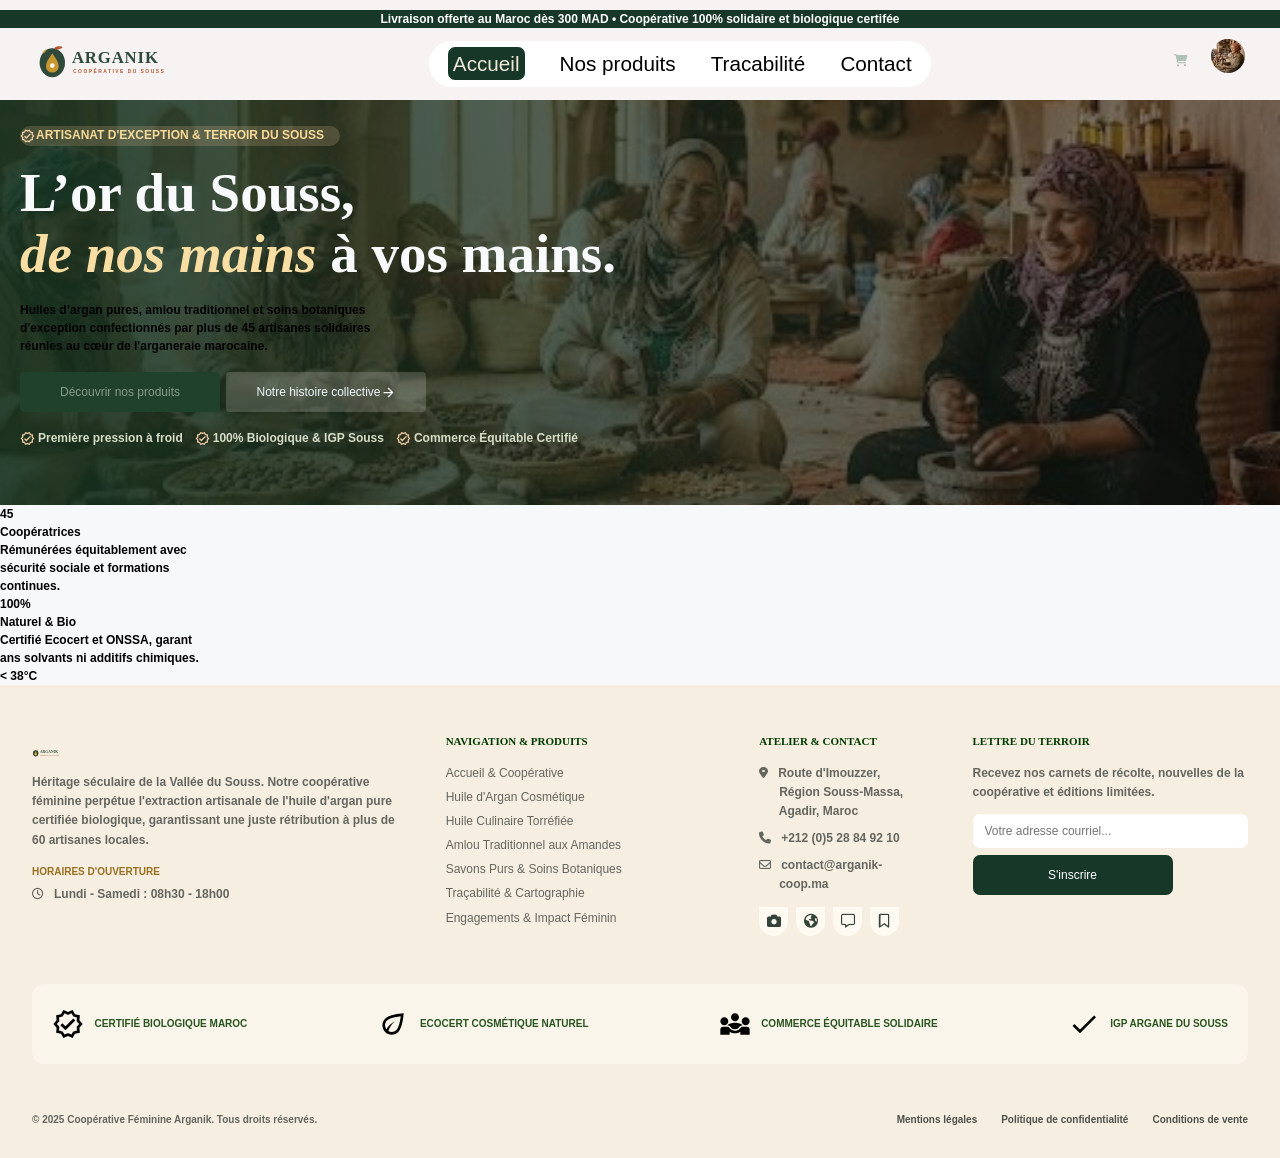
<file: accueil.html>
<!DOCTYPE html>
<html lang="fr">

<head>
    <meta charset="UTF-8">
    <meta name="viewport" content="width=device-width, initial-scale=1.0">
    <title>Arganik Coopirative du souss</title>
    <link rel="icon" type="image/png" sizes="32x32" href="img/logo/favicon.svg">
    <link rel="stylesheet" href="https://cdnjs.cloudflare.com/ajax/libs/font-awesome/6.5.1/css/all.min.css" integrity="sha512-DTOQO9RWCH3ppGqcWaEA1BIZOC6xxalwEsw9c2QQeAIftl+Vegovlnee1c9QX4TctnWMn13TZye+giMm8e2LwA==" crossorigin="anonymous" referrerpolicy="no-referrer" />
    <link rel="stylesheet" href="accueil.css">
</head>

<body>
    <!-- start header -->
    <header>
        <div class="headercontainer">
            <div class="info">
              <p>Livraison offerte au Maroc dès 300 MAD • Coopérative 100% solidaire et biologique certifée</p>
            </div>
            <div class="tete">
                <a href="#accueil" class="logo"><img src="img/logo/arganik-logo.svg" alt="logo"></a>

                <nav class="navbar">
                    <ul class="menu">
                        <li><a href="index.html" class="lien-actif">Accueil</a></li>
                        <li><a href="">Nos produits</a></li>
                        <li><a href="">Tracabilité</a></li>
                        <li><a href="">Contact</a></li>
                    </ul>
                </nav>
                <div class="profile">
                   <button><i class="fa-solid fa-cart-shopping"></i></button>
                   <img src="img/divers/avatar-utilisateur.jpg" alt="profile picture">
                </div>
            </div>
        </div>

    </header>
    <!-- end header -->
<section class="back_img">
        <div id="disp_right">
            <div class="aborder">
                 <img src="icons/certifie.svg" class="ic1"> 
                 <p class="pet">ARTISANAT D'EXCEPTION & TERROIR DU SOUSS</p> 
            </div>
            <h1>L’or du Souss,<br><span class="diffcolor">de nos mains </span>à vos mains.</h1>
            <p>Huiles d’argan pures, amlou traditionnel et soins botaniques<br>d'exception confectionnés par plus de 45 artisanes solidaires<br>réunies au cœur de l'arganeraie marocaine.</p>
            <div class="button">
                <button >Découvrir nos produits</button>
                <button class="button1">Notre histoire collective<img src="icons/fleche-droite.svg" class="flech"></button>
            </div>
            <div class="sameicone">
                <div ><img src="icons/certifie.svg" class="ic1"> <p>Première pression à froid</p></div>
                <div><img src="icons/certifie.svg" class="ic1"> <p>100% Biologique & IGP Souss</p></div>
                <div><img src="icons/certifie.svg" class="ic1"> <p>Commerce Équitable Certifié</p></div>
            </div>
        </div>
    </section>
    <section>
        <ul>
        <il><div>
           <p>45</p> 
           <p>Coopératrices</p>
           <p>Rémunérées équitablement avec<br>sécurité sociale et formations<br>continues.</p>
        </div></il>
        <il><div>
            <p>100%</p>
            <p>Naturel & Bio</p>
            <p>Certifié Ecocert et ONSSA, garant<br>ans solvants ni additifs chimiques.</p>
        </div></il>
        <il><div>
            <p> < 38°C</p>
        </div></il>
    </section>
    <!-- start footer -->
     <footer class="footer">
  <div class="footer-container">

    <div class="footer-top">

      <div class="footer-about">
        <a href="#"><img src="img/logo/arganik-logo.svg" alt="logo"></a>

        <p>
          Héritage séculaire de la Vallée du Souss. Notre
          coopérative féminine perpétue l'extraction artisanale
          de l'huile d'argan pure certifiée biologique, garantissant
          une juste rétribution à plus de 60 artisanes locales.
        </p>

        <h4>HORAIRES D'OUVERTURE</h4>
        <p class="hours"><i class="fa-regular fa-clock"></i> &nbsp; Lundi - Samedi : 08h30 - 18h00</p>
      </div>

      <div class="footer-links">
        <h3>NAVIGATION & PRODUITS</h3>
        <a href="#">Accueil & Coopérative</a>
        <a href="#">Huile d'Argan Cosmétique</a>
        <a href="#">Huile Culinaire Torréfiée</a>
        <a href="#">Amlou Traditionnel aux Amandes</a>
        <a href="#">Savons Purs & Soins Botaniques</a>
        <a href="#">Traçabilité & Cartographie</a>
        <a href="#">Engagements & Impact Féminin</a>
      </div>

      <div class="footer-contact">
        <h3>ATELIER & CONTACT</h3>

        <p>
          <i class="fa-solid fa-location-dot"></i>
          &nbsp; Route d'Imouzzer,<br>
          &nbsp;&nbsp;&nbsp;&nbsp;&nbsp; Région Souss-Massa,<br>
          &nbsp;&nbsp;&nbsp;&nbsp;&nbsp; Agadir, Maroc
        </p>

        <p>
          <i class="fa-solid fa-phone"></i>
          &nbsp; +212 (0)5 28 84 92 10
        </p>

        <p>
          <i class="fa-regular fa-envelope"></i>
          &nbsp; contact@arganik-<br>
          &nbsp;&nbsp;&nbsp;&nbsp;&nbsp; coop.ma
        </p>


        <div class="socials">
          <a href="#" aria-label="Instagram">
            <i class="fa-solid fa-camera"></i>
          </a>
          <a href="#" aria-label="Website">
            <i class="fa-solid fa-earth-americas"></i>
          </a>  
          <a href="#" aria-label="Messages">
            <i class="fa-regular fa-message"></i>
          </a>
          <a href="#" aria-label="Bookmark">
            <i class="fa-regular fa-bookmark"></i>
          </a>
        </div>
      </div>

      <div class="footer-newsletter">
        <h3>LETTRE DU TERROIR</h3>

        <p>
          Recevez nos carnets de récolte, nouvelles
          de la coopérative et éditions limitées.
        </p>

        <form>
          <input type="email" placeholder="Votre adresse courriel..." required>
          <button type="submit">S'inscrire</button>
        </form>
      </div>

    </div>

    
    <div class="certifications">
      <div class="icon1"><img src="icons/certifie.svg" alt="icon"> &nbsp; CERTIFIÉ BIOLOGIQUE MAROC</div>
      <div class="icon2"><img src="icons/feuille-eco.svg" alt="icon"> &nbsp; ECOCERT COSMÉTIQUE NATUREL</div>
      <div class="icon3"> <img src="icons/diversite.svg" alt="icon">&nbsp; COMMERCE ÉQUITABLE SOLIDAIRE</div>
      <div class="icon4"><img src="icons/coche.svg" alt="icon"> &nbsp; IGP ARGANE DU SOUSS</div>
    </div>

    <div class="footer-bottom">
      <p>&copy; 2025 Coopérative Féminine Arganik. Tous droits réservés.</p>

      <div class="legal-links">
        <a href="#">Mentions légales</a>
        <a href="#">Politique de confidentialité</a>
        <a href="#">Conditions de vente</a>
      </div>
    </div>
  </div>
</footer>
<!-- end footer -->
</body>

</html>
</file>
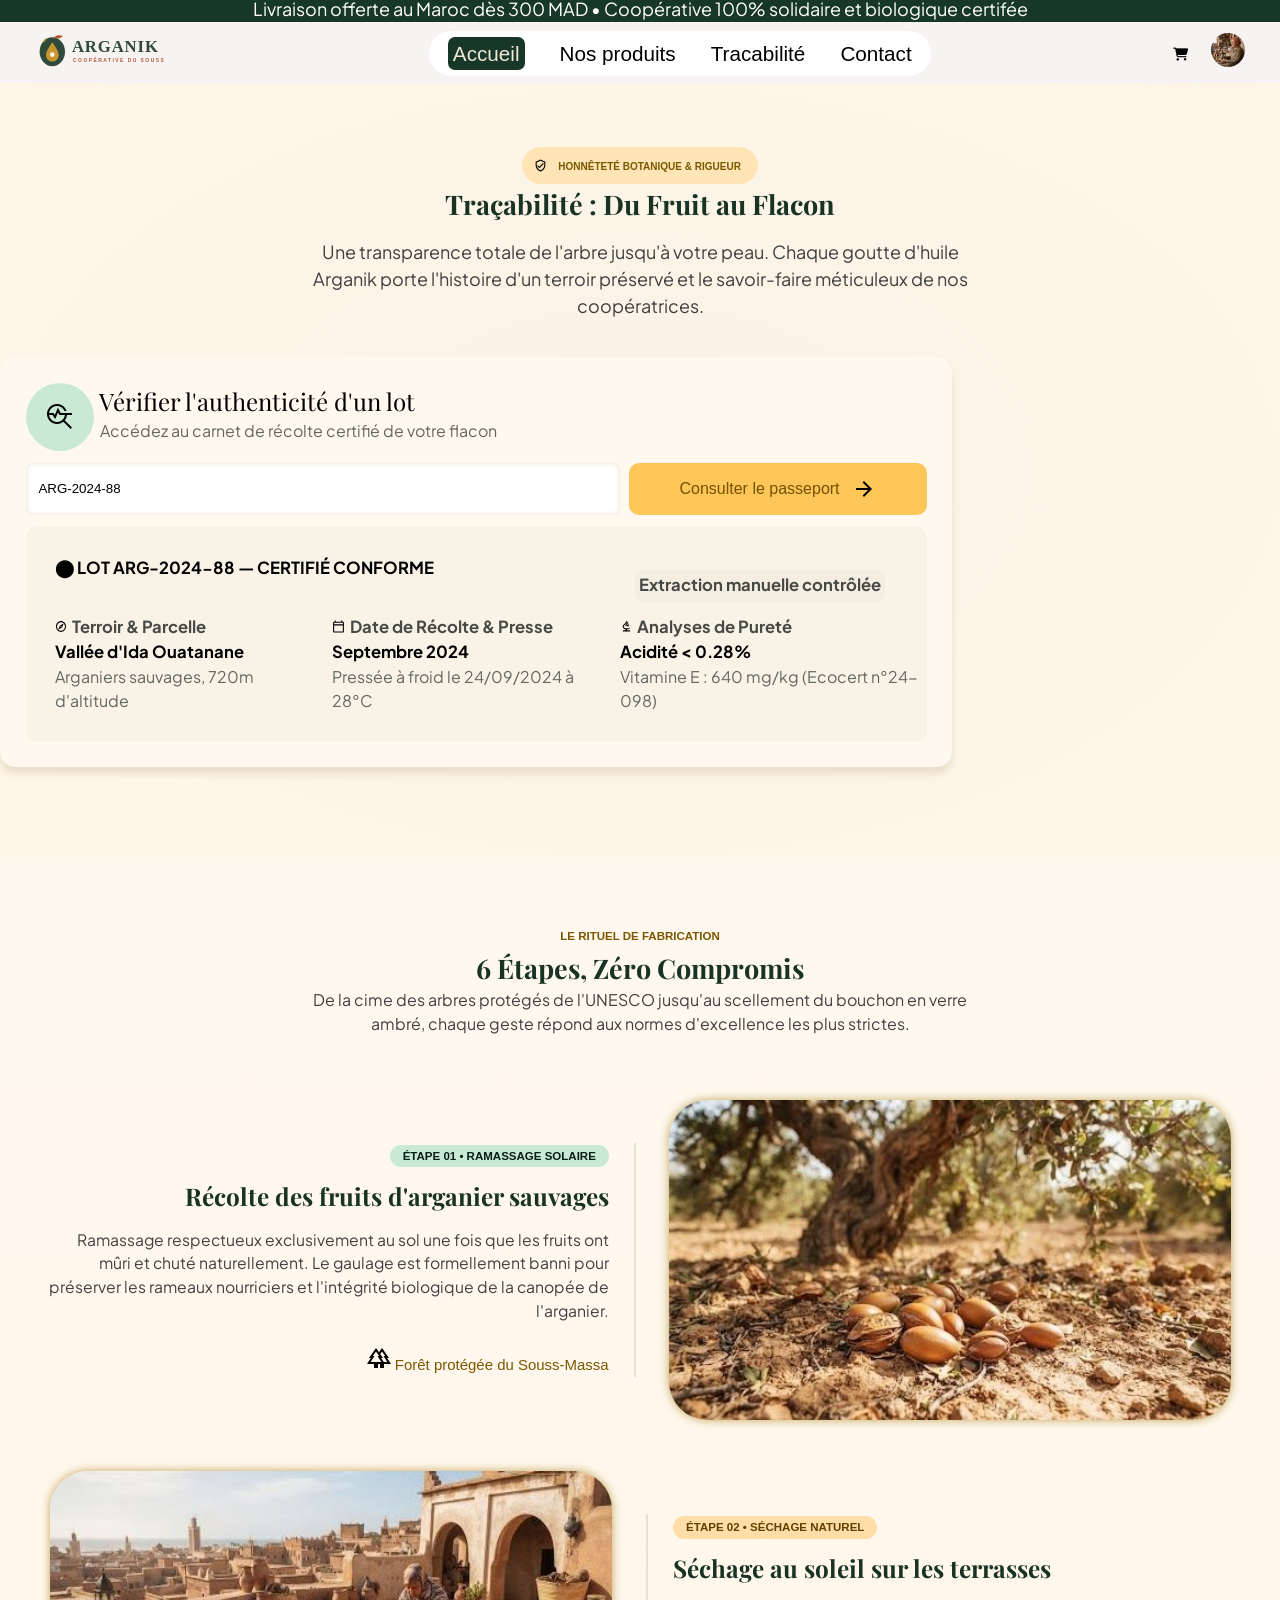
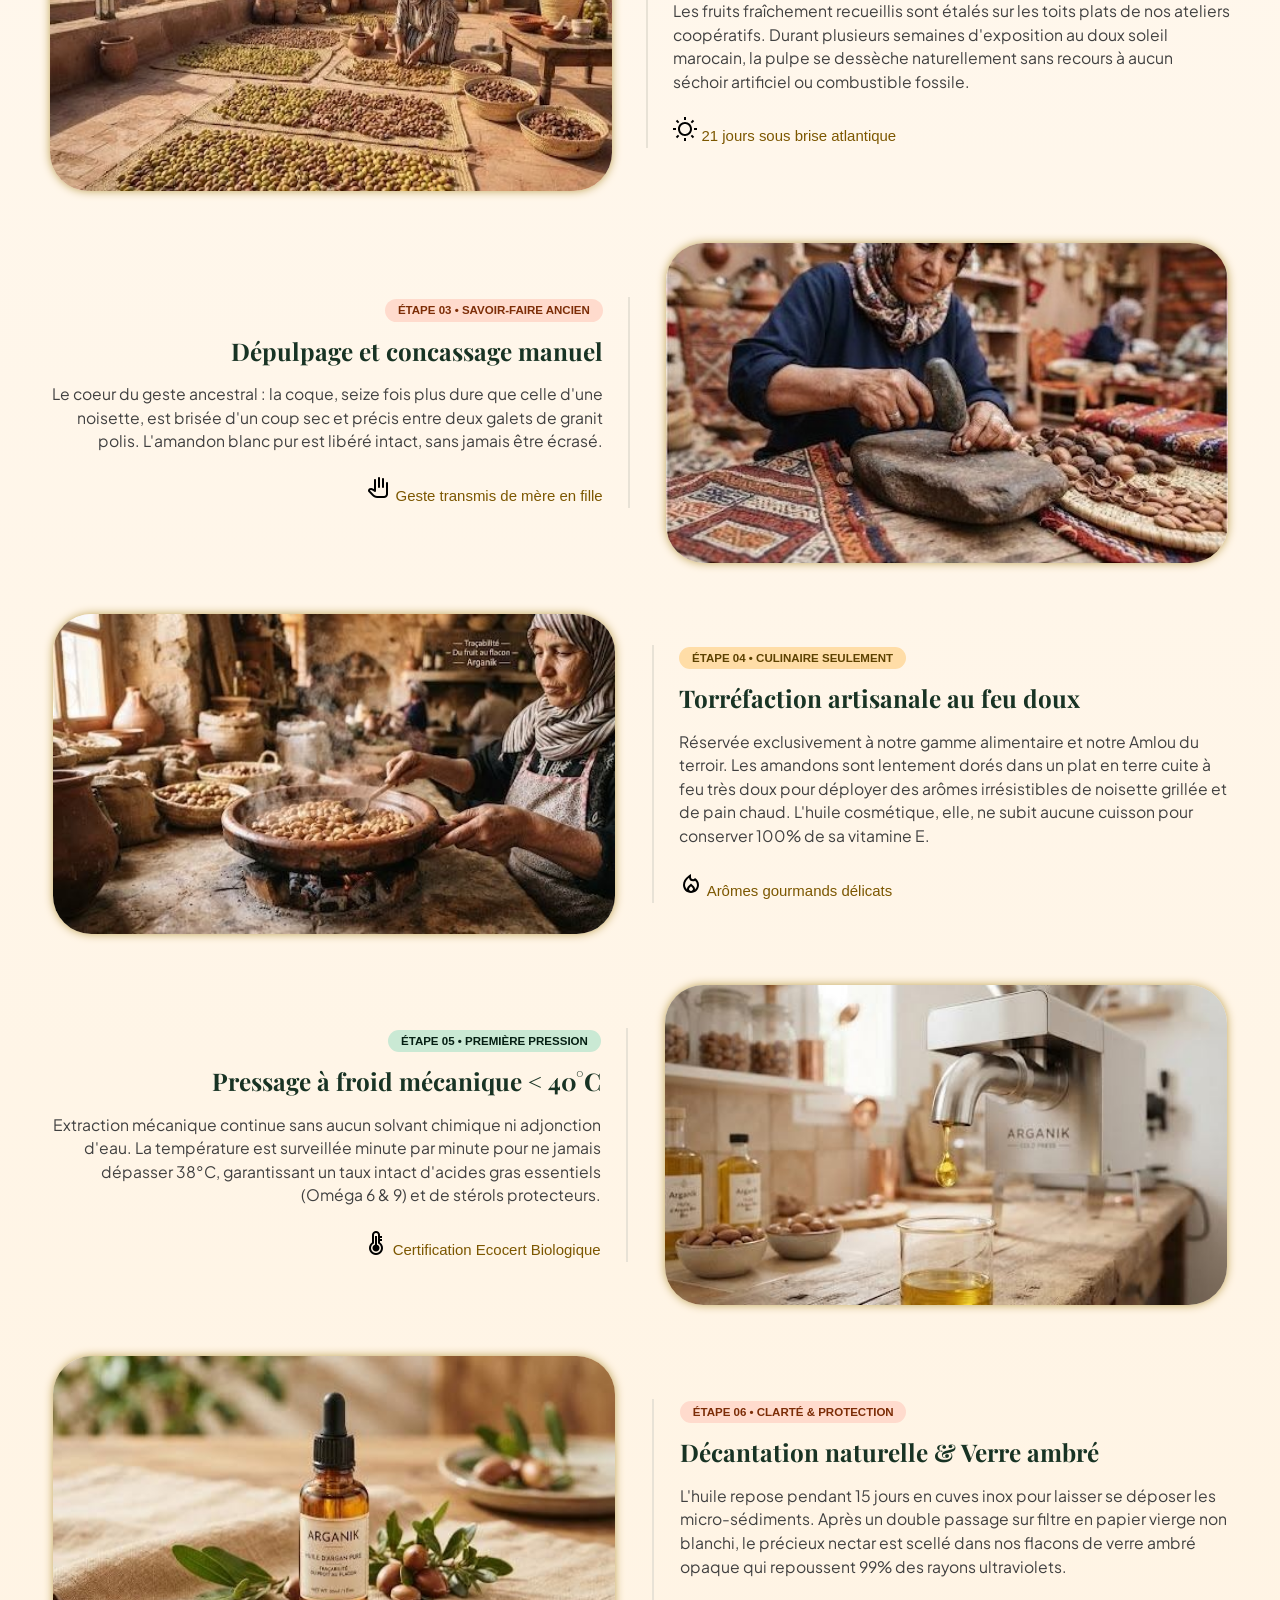
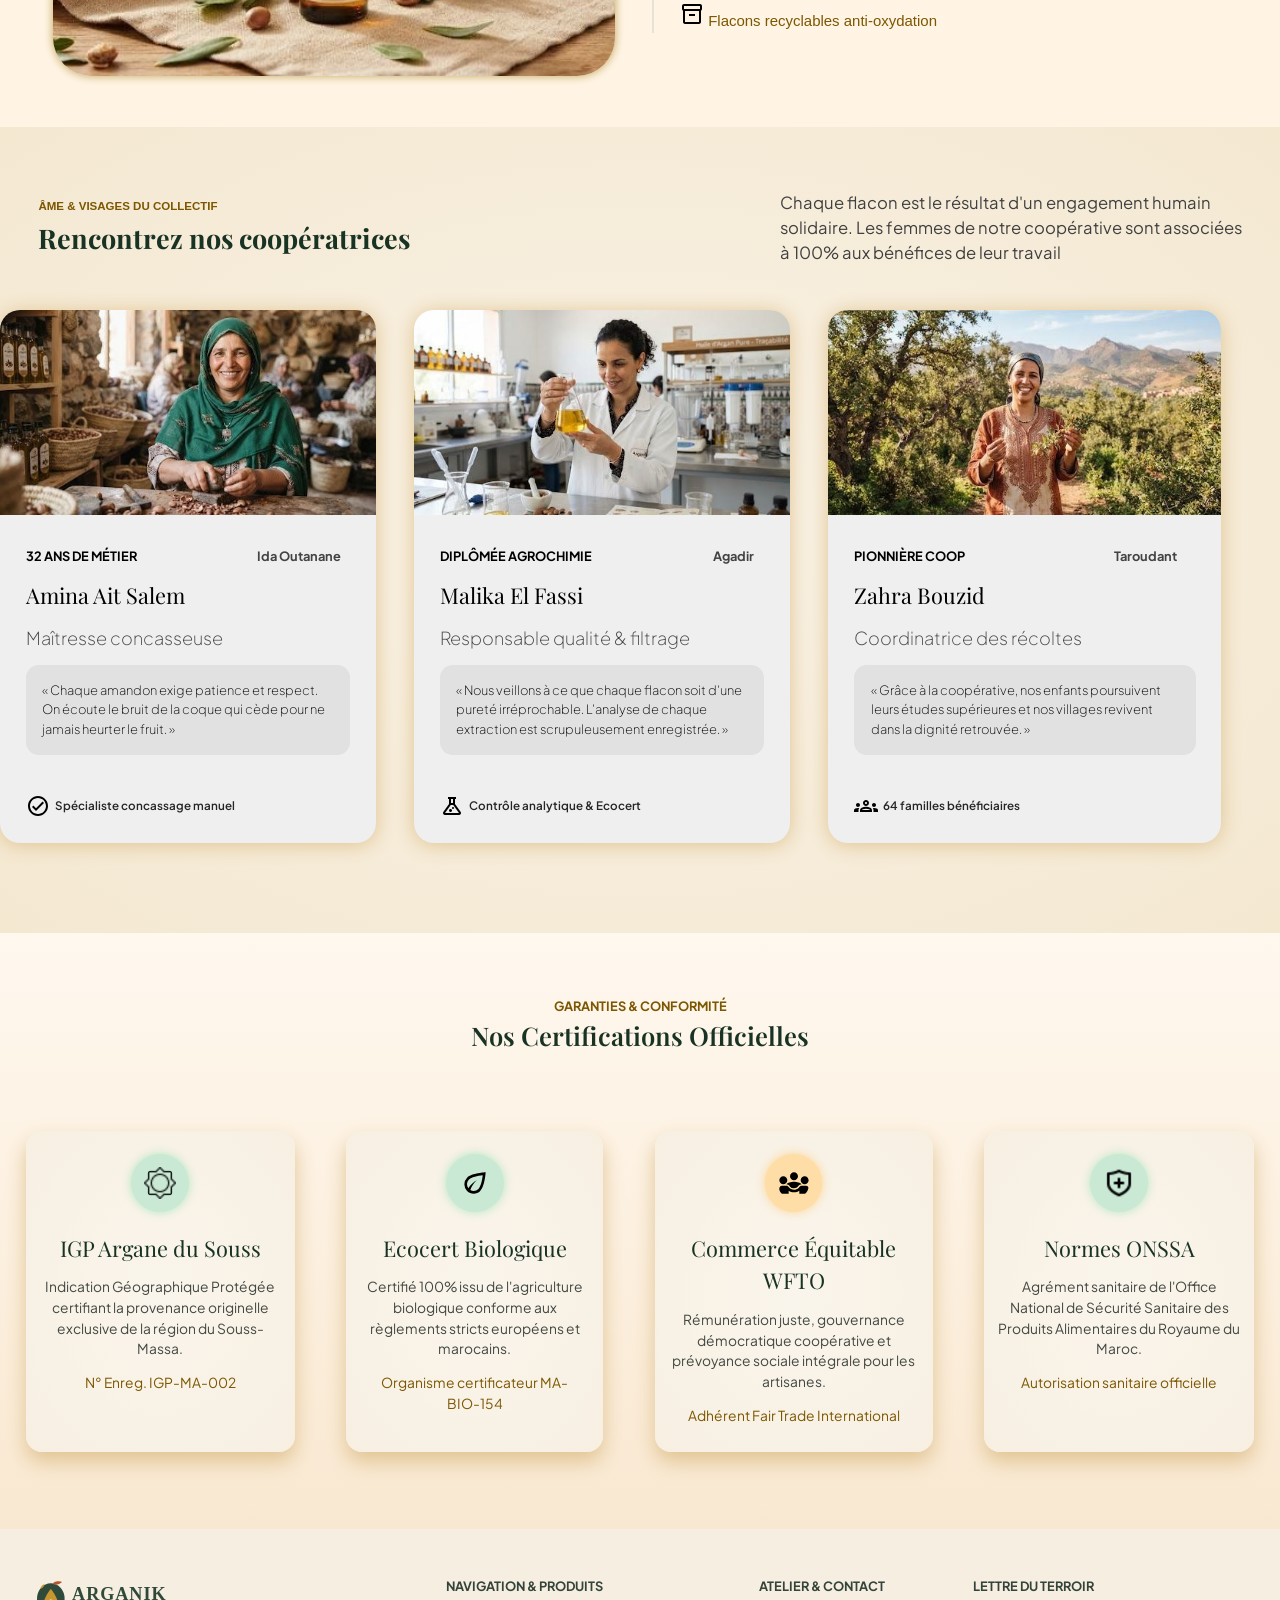
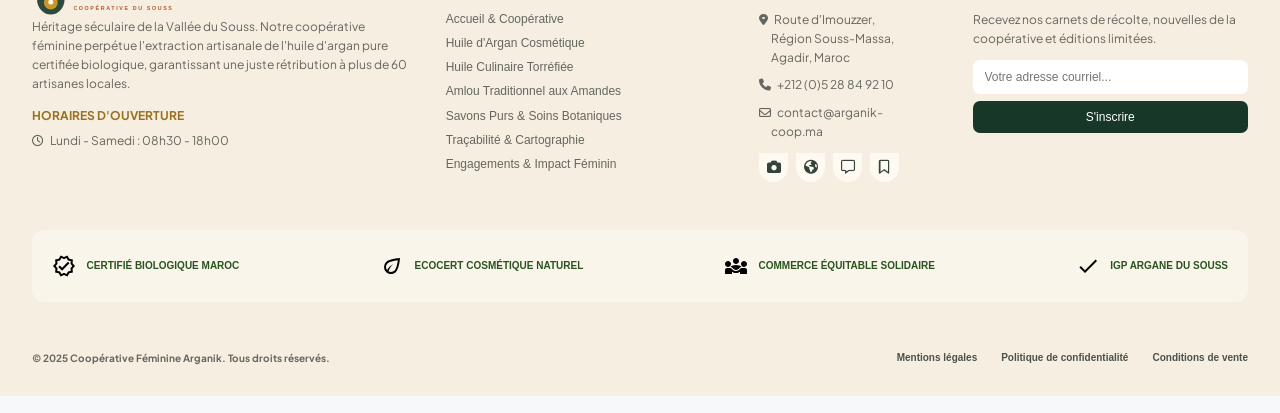
<file: tracabilite.html>
<!DOCTYPE html>
<html lang="en">
<head>
    <meta charset="UTF-8">
    <meta name="viewport" content="width=device-width, initial-scale=1.0">
    <title>Traçabilité — Du fruit au flacon</title>
    <link rel="stylesheet" href="https://cdnjs.cloudflare.com/ajax/libs/font-awesome/6.5.1/css/all.min.css" integrity="sha512-DTOQO9RWCH3ppGqcWaEA1BIZOC6xxalwEsw9c2QQeAIftl+Vegovlnee1c9QX4TctnWMn13TZye+giMm8e2LwA==" crossorigin="anonymous" referrerpolicy="no-referrer" />
    <link rel="icon" type="image/png" sizes="32x32" href="img/logo/favicon.svg">
    <link rel="stylesheet" href="tracabilite.css">
    <link rel="preconnect" href="https://fonts.googleapis.com">
    <link rel="preconnect" href="https://fonts.gstatic.com" crossorigin>
    <link href="https://fonts.googleapis.com/css2?family=Playfair+Display:wght@400;600;700&family=Plus+Jakarta+Sans:wght@400;500;600;700&display=swap" rel="stylesheet">
</head>
<body>
    <!-- ___________________________________________ Header ______________________________________________ -->
    <header>
        <div class="headercontainer">
            <div class="info">
              <p>Livraison offerte au Maroc dès 300 MAD • Coopérative 100% solidaire et biologique certifée</p>
            </div>
            <div class="tete">
                <a href="#accueil" class="logo"><img src="img/logo/arganik-logo.svg" alt="logo"></a>

                <nav class="navbar">
                    <ul class="menu">
                        <li><a href="index.html" class="lien-actif">Accueil</a></li>
                        <li><a href="">Nos produits</a></li>
                        <li><a href="">Tracabilité</a></li>
                        <li><a href="">Contact</a></li>
                    </ul>
                </nav>
                <div class="profile">
                   <button><i class="fa-solid fa-cart-shopping"></i></button>
                   <img src="img/divers/avatar-utilisateur.jpg" alt="profile picture">
                </div>
            </div>
        </div>

    </header>
    <!-- _____________________________________________ Header _________________________________________________ -->
    <!-- ___________________________________________ Traçabilité ______________________________________________ -->
    <section id="titre">
        <div class="titleTraca">
            <span id="minicard"><img src="icons/bouclier.svg" alt=""> HONNÊTETÉ BOTANIQUE & RIGUEUR</span>
            <h1><strong>Traçabilité : Du Fruit au Flacon</strong></h1>
            <p>Une transparence totale de l'arbre jusqu'à votre peau. Chaque goutte d'huile<br>Arganik porte l'histoire d'un terroir préservé et le savoir-faire méticuleux de nos<br>coopératrices.</p>
        </div>
        
        <div id="card-verif">
            <div>
                <span class="verif-header">
                    <img src="icons/analytics.png" alt="" id="imgGlass">
                    <span>
                        <h2>Vérifier l'authenticité d'un lot</h2>
                        <p>Accédez au carnet de récolte certifié de votre flacon</p>
                    </span>
                </span>
            </div>

            <span id="spanConsulter">
                <input id="inputQr" type="text" value="ARG-2024-88">
                <button id="buttonConsulter"><b>Consulter le passeport</b><img src="icons/fleche-droite.svg" alt=""></button>
            </span>
            
            <div id="cardInfo">
                <b>&#11044;  LOT ARG-2024-88 — CERTIFIÉ CONFORME</b>
                <span id="spanExtra"><b>Extraction manuelle contrôlée</b></span>
                <div class="info-columns">
                    <div class="info-col info-col-grid"><span><img src="icons/explorer.svg" alt=""> <b>Terroir & Parcelle</b><br></span>
                        <b>Vallée d'Ida Ouatanane</b>
                        <p>Arganiers sauvages, 720m d'altitude</p>
                    </div>
                    <div class="info-col"><span><img src="icons/calendrier.svg" alt=""> <b>Date de Récolte & Presse</b><br></span>
                        <b>Septembre 2024</b>
                        <p>Pressée à froid le 24/09/2024 à 28°C</p>
                    </div>
                    <div class="info-col"><span><img src="icons/analyse.svg" alt=""> <b>Analyses de Pureté</b><br></span>
                        <b>Acidité < 0.28%</b>
                        <p>Vitamine E : 640 mg/kg (Ecocert n°24-098)</p>
                    </div>
                </div>
            </div>
        </div>
    </section>
    <!-- ___________________________________________ Traçabilité ______________________________________________ -->

    <!-- ___________________________________________ Rituel de Fabrication ______________________________________________ -->
    <section id="sectionRituel">
        <div class="titleRituel">
            <span class="spanRituel"><strong>LE RITUEL DE FABRICATION</strong></span>
            <h1><strong>6 Étapes, Zéro Compromis</strong></h1>
            <p>De la cime des arbres protégés de l'UNESCO jusqu'au scellement du bouchon en verre<br>ambré, chaque geste répond aux normes d'excellence les plus strictes.</p>
        </div>
        <article class="artic">
            <div class="left">
                <span class="cardEtapeB"><strong>ÉTAPE 01 &#8226; RAMASSAGE SOLAIRE</strong></span><br><br>
                <h3>Récolte des fruits d'arganier sauvages</h3>
                <p>Ramassage respectueux exclusivement au sol une fois que les fruits ont<br>mûri et chuté naturellement. Le gaulage est formellement banni pour<br>préserver les rameaux nourriciers et l'intégrité biologique de la canopée de<br>l'arganier.</p><br>
                <span class="spanInfo"><img src="icons/foret.svg" alt="Fruits d'arganier sauvages dans le sol à coté d'une arbre."> Forêt protégée du Souss-Massa</span>
            </div>
            <img class="imgEtape" src="img/tracabilite/etape-01-recolte.jpg" height="320px" width="562px" alt="Une femme agée avec des fruits d'arganier dans un terrace.">
        </article>
        <article class="artic">
            <img class="imgEtape" src="img/tracabilite/etape-02-sechage.jpg" height="320px" width="562px" alt="Une femme agée qui frappe des fruits d'arganier avec un marteau.">
            <div class="right">
                <span class="cardEtapeO"><strong>ÉTAPE 02 &#8226; SÉCHAGE NATUREL</strong></span><br><br>
                <h3>Séchage au soleil sur les terrasses</h3>
                <p>Les fruits fraîchement recueillis sont étalés sur les toits plats de nos ateliers<br>coopératifs. Durant plusieurs semaines d'exposition au doux soleil<br>marocain, la pulpe se dessèche naturellement sans recours à aucun<br>séchoir artificiel ou combustible fossile.</p><br>
                <span class="spanInfo"><img src="icons/soleil.svg" alt=""> 21 jours sous brise atlantique</span>
            </div>
        </article>
        <article class="artic">
            <div class="left">
                <span class="cardEtapeR"><strong>ÉTAPE 03 &#8226; SAVOIR-FAIRE ANCIEN</strong></span><br><br>
                <h3>Dépulpage et concassage manuel</h3>
                <p>Le coeur du geste ancestral : la coque, seize fois plus dure que celle d'une<br>noisette, est brisée d'un coup sec et précis entre deux galets de granit<br>polis. L'amandon blanc pur est libéré intact, sans jamais être écrasé.</p><br>
                <span class="spanInfo"><img src="icons/main.png" alt=""> Geste transmis de mère en fille</span>
            </div>
            <img class="imgEtape" src="img/tracabilite/etape-03-concassage.jpg" height="320px" width="562px" alt="Une femme agée qui fait quire des fruits d'arganier dans un tajine.">
        </article>
        <article class="artic">
            <img class="imgEtape" src="img/tracabilite/etape-04-torrefaction.jpg" height="320px" width="562px" alt="Un robinet qui fait sortit l'huile d'arganier sur un bécher.">
            <div class="right">
                <span class="cardEtapeO"><strong>ÉTAPE 04 &#8226; CULINAIRE SEULEMENT</strong></span><br><br>
                <h3>Torréfaction artisanale au feu doux</h3>
                <p>Réservée exclusivement à notre gamme alimentaire et notre Amlou du<br>terroir. Les amandons sont lentement dorés dans un plat en terre cuite à<br>feu très doux pour déployer des arômes irrésistibles de noisette grillée et<br>de pain chaud. L'huile cosmétique, elle, ne subit aucune cuisson pour<br>conserver 100% de sa vitamine E.</p><br>
                <span class="spanInfo"><img src="icons/feu.svg" alt="Un flacon compte-gouttes de huile d'arganier, à coté de quelques fruits d'arganier sauvages."> Arômes gourmands délicats</span>
            </div>
        </article>
        <article class="artic">
            <div class="left">
                <span class="cardEtapeB"><strong>ÉTAPE 05 &#8226; PREMIÈRE PRESSION</strong></span><br><br>
                <h3>Pressage à froid mécanique < 40°C</h3>
                <p>Extraction mécanique continue sans aucun solvant chimique ni adjonction<br>d'eau. La température est surveillée minute par minute pour ne jamais<br>dépasser 38°C, garantissant un taux intact d'acides gras essentiels<br>(Oméga 6 & 9) et de stérols protecteurs.</p><br>
                <span class="spanInfo"><img src="icons/temperature.png" alt=""> Certification Ecocert Biologique</span>
            </div>
            <img class="imgEtape" src="img/tracabilite/etape-05-pressage.jpg" height="320px" width="562px" alt="">
        </article>
        <article class="artic">
            <img class="imgEtape" src="img/tracabilite/etape-06-mise-en-bouteille.jpg" height="320px" width="562px" alt="">
            <div class="right">
                <span class="cardEtapeR"><strong>ÉTAPE 06 &#8226; CLARTÉ & PROTECTION</strong></span><br><br>
                <h3>Décantation naturelle & Verre ambré</h3>
                <p>L'huile repose pendant 15 jours en cuves inox pour laisser se déposer les<br>micro-sédiments. Après un double passage sur filtre en papier vierge non<br>blanchi, le précieux nectar est scellé dans nos flacons de verre ambré<br>opaque qui repoussent 99% des rayons ultraviolets.</p><br>
                <span class="spanInfo"><img src="icons/inventaire.svg" alt=""> Flacons recyclables anti-oxydation</span>
            </div>
        </article>  
    </section>
    <!-- ___________________________________________ Rituel de Fabrication ______________________________________________ -->

    <!-- ___________________________________________ Personnes ______________________________________________ -->
    <section id="sectionPersonnes">

        <div id="titlePersonnes">
            <div id="divLeft">
                <span id="spanPersonnes">ÂME & VISAGES DU COLLECTIF</span>
                <h1>Rencontrez nos coopératrices</h1>
            </div>
            <p>Chaque flacon est le résultat d'un engagement humain<br>solidaire. Les femmes de notre coopérative sont associées<br>à 100% aux bénéfices de leur travail</p>
        </div>

        <div id="divArticles">
            <article>
                <img class="imgCard" src="img/cooperatrices/amina-ait-salem.jpg" alt="Femme agée souriante en écrasant quelques fruits d'arganier, à coté d'une multitude de bouteilles qui contiennent l'huile d'arganier.">
                <div class="divInfo">
                    <span>32 ANS DE MÉTIER</span>
                    <span class="spanLocale">Ida Outanane</span>
                    <h4>Amina Ait Salem</h4>
                    <h5>Maîtresse concasseuse</h5>
                    <span class="spanQuote">
                        <p>« Chaque amandon exige patience et respect. On écoute le bruit de la coque qui cède pour ne jamais heurter le fruit. »</p>
                    </span>
                    <span class="spanPersonneInfo"><img src="icons/coche-cercle.svg" alt=""><p>Spécialiste concassage manuel</p></span>
                </div>
            </article>
            <article>
                <img class="imgCard" src="img/cooperatrices/malika-el-fassi.jpg" alt="Femme souriante dans un laboratoire, qui analyse un bécher d'huile.">
                <div class="divInfo">    
                    <span>DIPLÔMÉE AGROCHIMIE</span>
                    <span class="spanLocale">Agadir</span>
                    <h4>Malika El Fassi</h4>
                    <h5>Responsable qualité & filtrage</h5>
                    <span class="spanQuote">
                        <p>« Nous veillons à ce que chaque flacon soit d'une pureté irréprochable. L'analyse de chaque extraction est scrupuleusement enregistrée. »</p>
                    </span>
                    <span class="spanPersonneInfo"><img src="icons/chimie.png" alt=""><p>Contrôle analytique & Ecocert</p></span>
                </div>
            </article>
            <article>
                <img class="imgCard" src="img/cooperatrices/zahra-bouzid.jpg" alt="Femme souriante portant des racines d'arganier, dans une forêt d'arganier, devant des montagnes.">
                <div class="divInfo">
                    <span>PIONNIÈRE COOP</span>
                    <span class="spanLocale">Taroudant</span>
                    <h4>Zahra Bouzid</h4>
                    <h5>Coordinatrice des récoltes</h5>
                    <span class="spanQuote">
                        <p>« Grâce à la coopérative, nos enfants poursuivent leurs études supérieures et nos villages revivent dans la dignité retrouvée. »</p>
                    </span>
                    <span class="spanPersonneInfo"><img src="icons/groupe.svg" alt=""><p>64 familles bénéficiaires</p></span>
                </div>
            </article>
        </div>
    </section>
    <!-- ___________________________________________ Personnes ______________________________________________ -->
        
    <!-- ___________________________________________ Certifications ______________________________________________ -->
    <section id="sectionCertif">
        <div id="titleCertif">
            <span class="spanRituel"><p>GARANTIES & CONFORMITÉ</p></span> 
            <h4>Nos Certifications Officielles</h4>
        </div>
        
        <div id="divCards">
            <article>
                <img class="imgB" src="icons/star.png" alt="">
                <h2>IGP Argane du Souss</h2>
                <p class="pContenu">Indication Géographique Protégée certifiant la provenance originelle exclusive de la région du Souss-Massa.</p>
                <span class="spanCertif"><p>N° Enreg. IGP-MA-002</p></span>
            </article>
            <article>
                <img class="imgB" src="icons/feuille-eco.svg" alt="">
                <h2>Ecocert Biologique</h2>
                <p class="pContenu">Certifié 100% issu de l'agriculture biologique conforme aux règlements stricts européens et marocains.</p>
                <span class="spanCertif"><p>Organisme certificateur MA-BIO-154</p></span>
            </article>
            <article>
                <img class="imgO" src="icons/diversite.svg" alt="">
                <h2>Commerce Équitable<br>WFTO</h2>
                <p class="pContenu">Rémunération juste, gouvernance démocratique coopérative et prévoyance sociale intégrale pour les artisanes.</p>
                <span class="spanCertif"><p>Adhérent Fair Trade International</p></span>
            </article>
            <article>
                <img class="imgB" src="icons/assurance.png" alt="">
                <h2>Normes ONSSA</h2>
                <p class="pContenu">Agrément sanitaire de l'Office National de Sécurité Sanitaire des Produits Alimentaires du Royaume du Maroc.</p>
                <span class="spanCertif"><p>Autorisation sanitaire officielle</p></span>
            </article>
        </div>
        
    </section>
    <!-- ___________________________________________ Certifications ______________________________________________ -->
            
    

<!-- ______________________________________________ Footer _______________________________________________ -->
    <footer class="footer">
  <div class="footer-container">

    <div class="footer-top">

      <div class="footer-about">
        <a href="#"><img src="img/logo/arganik-logo.svg" alt="logo"></a>

        <p>
          Héritage séculaire de la Vallée du Souss. Notre
          coopérative féminine perpétue l'extraction artisanale
          de l'huile d'argan pure certifiée biologique, garantissant
          une juste rétribution à plus de 60 artisanes locales.
        </p>

        <h4>HORAIRES D'OUVERTURE</h4>
        <p class="hours"><i class="fa-regular fa-clock"></i> &nbsp; Lundi - Samedi : 08h30 - 18h00</p>
      </div>

      <div class="footer-links">
        <h3>NAVIGATION & PRODUITS</h3>
        <a href="#">Accueil & Coopérative</a>
        <a href="#">Huile d'Argan Cosmétique</a>
        <a href="#">Huile Culinaire Torréfiée</a>
        <a href="#">Amlou Traditionnel aux Amandes</a>
        <a href="#">Savons Purs & Soins Botaniques</a>
        <a href="#">Traçabilité & Cartographie</a>
        <a href="#">Engagements & Impact Féminin</a>
      </div>

      <div class="footer-contact">
        <h3>ATELIER & CONTACT</h3>

        <p>
          <i class="fa-solid fa-location-dot"></i>
          &nbsp; Route d'Imouzzer,<br>
          &nbsp;&nbsp;&nbsp;&nbsp;&nbsp; Région Souss-Massa,<br>
          &nbsp;&nbsp;&nbsp;&nbsp;&nbsp; Agadir, Maroc
        </p>

        <p>
          <i class="fa-solid fa-phone"></i>
          &nbsp; +212 (0)5 28 84 92 10
        </p>

        <p>
          <i class="fa-regular fa-envelope"></i>
          &nbsp; contact@arganik-<br>
          &nbsp;&nbsp;&nbsp;&nbsp;&nbsp; coop.ma
        </p>


        <div class="socials">
          <a href="#" aria-label="Instagram">
            <i class="fa-solid fa-camera"></i>
          </a>
          <a href="#" aria-label="Website">
            <i class="fa-solid fa-earth-americas"></i>
          </a>  
          <a href="#" aria-label="Messages">
            <i class="fa-regular fa-message"></i>
          </a>
          <a href="#" aria-label="Bookmark">
            <i class="fa-regular fa-bookmark"></i>
          </a>
        </div>
      </div>

      <div class="footer-newsletter">
        <h3>LETTRE DU TERROIR</h3>

        <p>
          Recevez nos carnets de récolte, nouvelles
          de la coopérative et éditions limitées.
        </p>

        <form>
          <input type="email" placeholder="Votre adresse courriel..." required>
          <button type="submit">S'inscrire</button>
        </form>
      </div>

    </div>

    
    <div class="certifications">
      <div><img src="icons/certifie.svg" alt="icon"> &nbsp; CERTIFIÉ BIOLOGIQUE MAROC</div>
      <div><img src="icons/feuille-eco.svg" alt="icon"> &nbsp; ECOCERT COSMÉTIQUE NATUREL</div>
      <div> <img src="icons/diversite.svg" alt="icon">&nbsp; COMMERCE ÉQUITABLE SOLIDAIRE</div>
      <div><img src="icons/coche.svg" alt="icon"> &nbsp; IGP ARGANE DU SOUSS</div>
    </div>

    <div class="footer-bottom">
      <p>&copy; 2025 Coopérative Féminine Arganik. Tous droits réservés.</p>

      <div class="legal-links">
        <a href="#">Mentions légales</a>
        <a href="#">Politique de confidentialité</a>
        <a href="#">Conditions de vente</a>
      </div>
    </div>
  </div>
</footer>
<!-- ______________________________________________ Footer ______________________________________________ -->
</body>
</html>
</file>
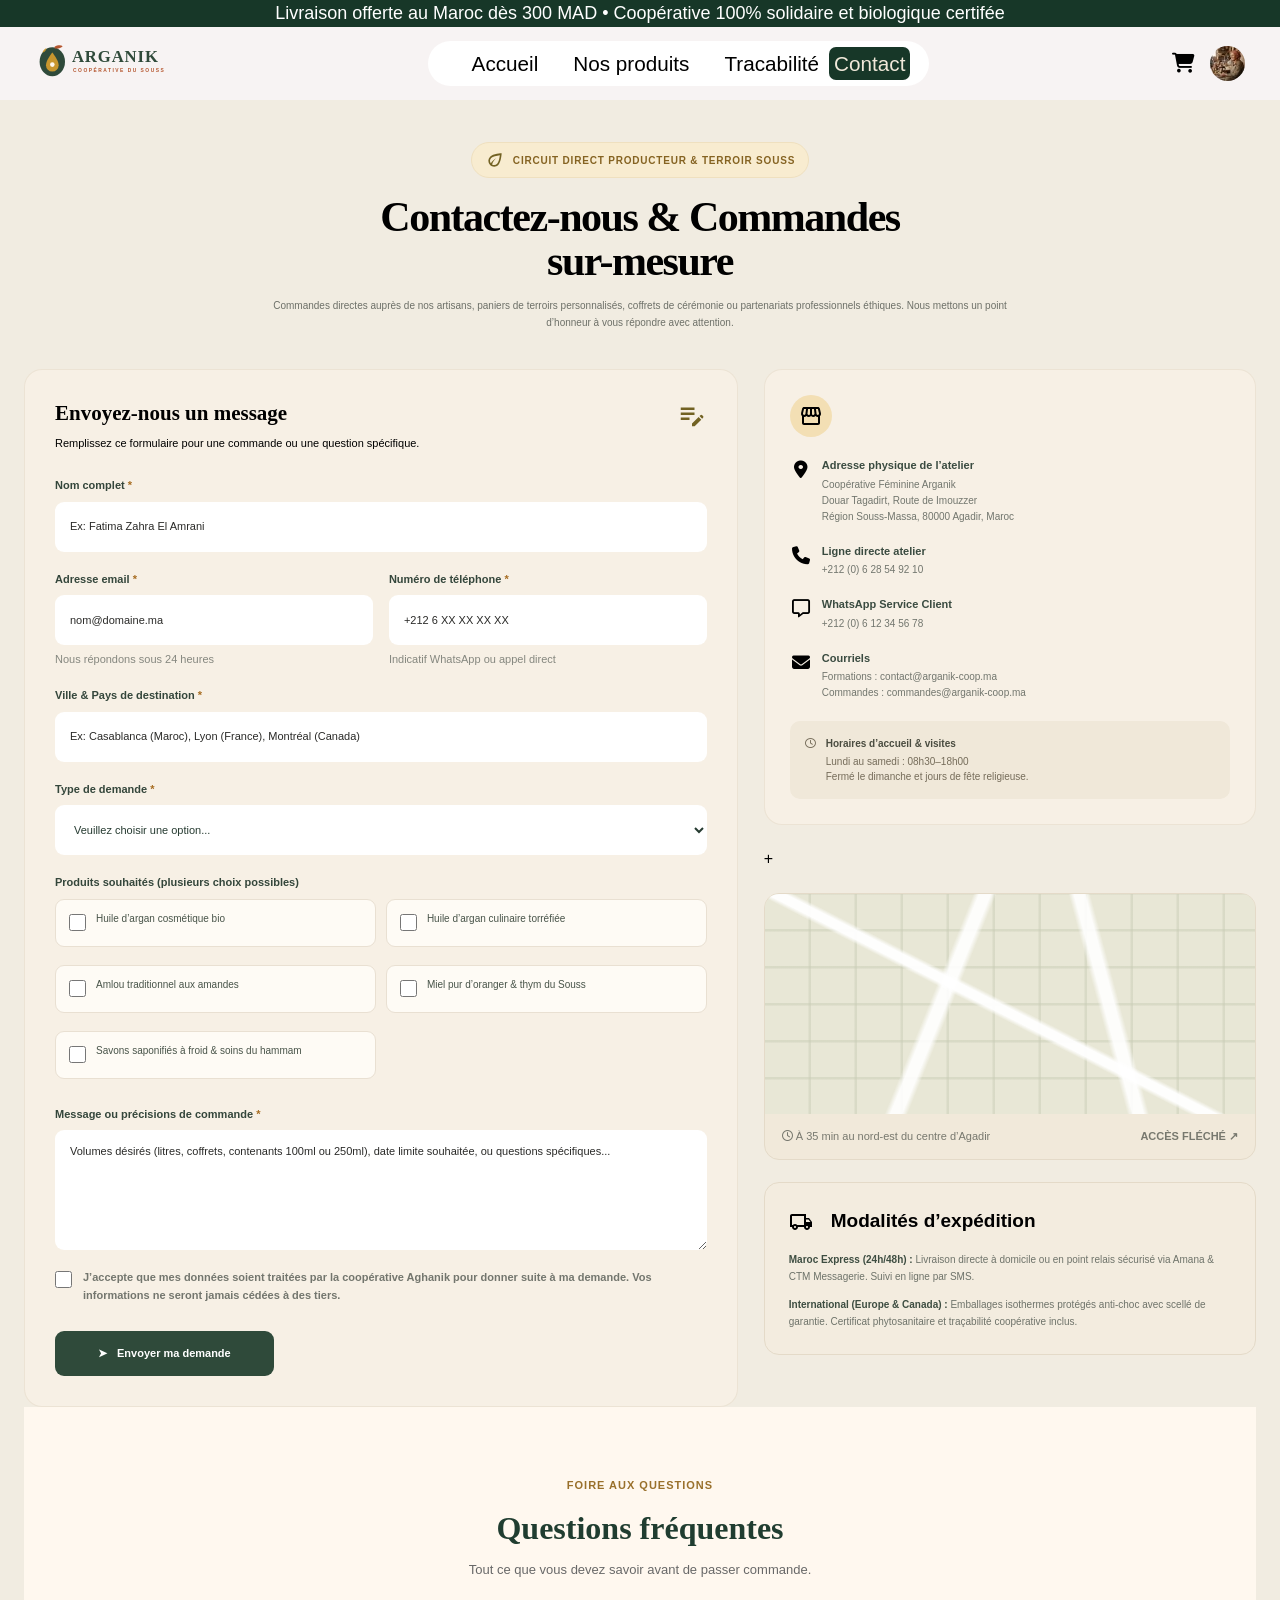
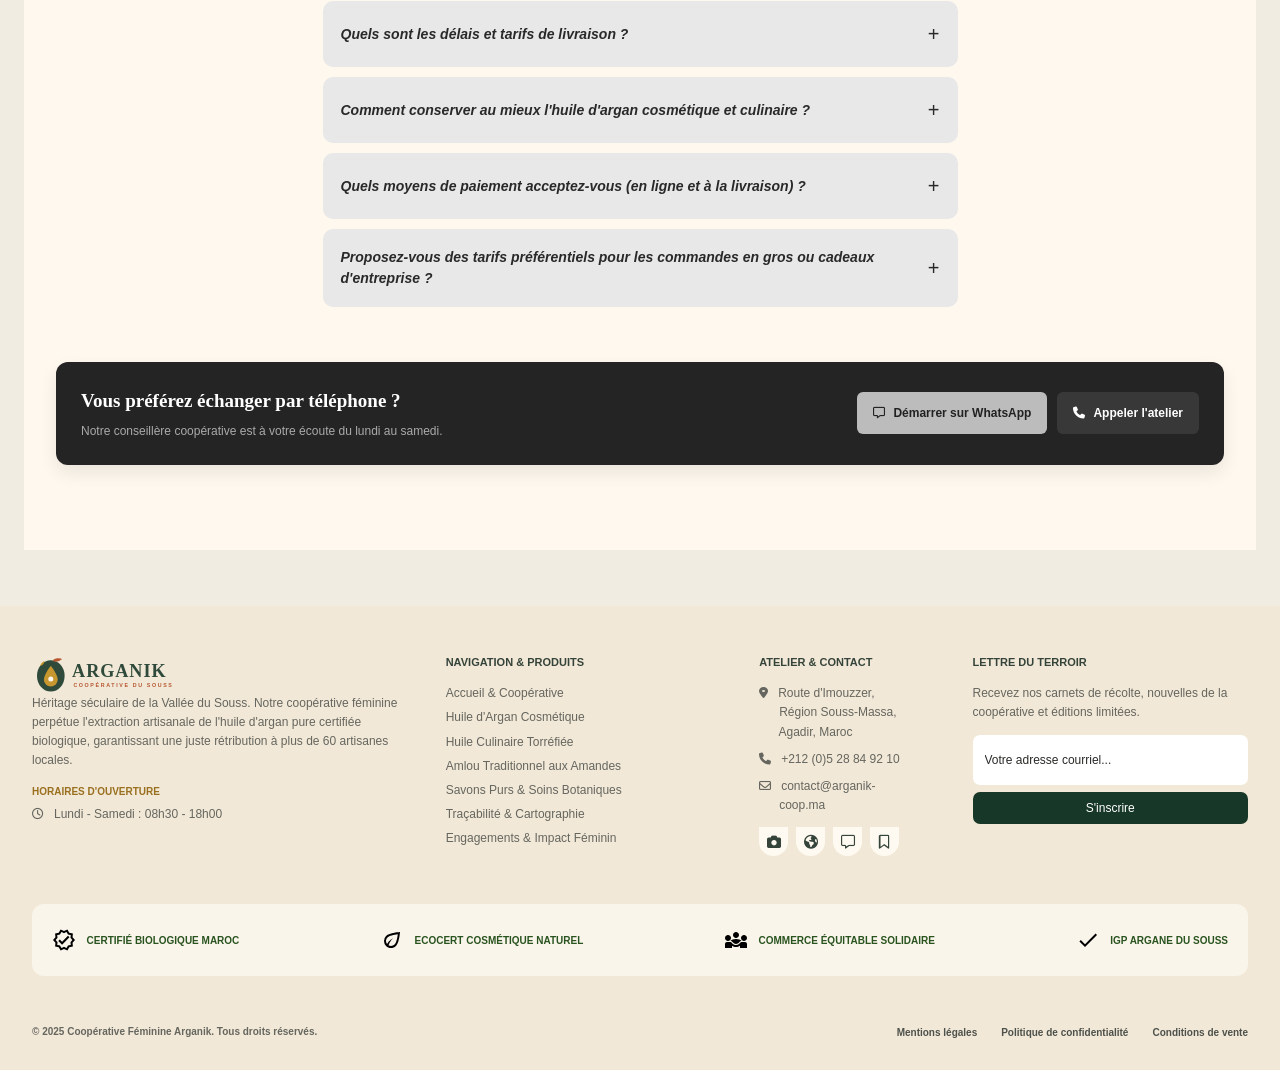
<file: contact/contact.html>
<!DOCTYPE html>
<html lang="fr">

<head>
    <meta charset="UTF-8">
    <meta name="viewport" content="width=device-width, initial-scale=1.0">
    <title>Arganik Coopirative du souss</title>
    <link rel="icon" type="image/png" sizes="32x32" href="../img/logo/favicon.svg">
    <link rel="stylesheet" href="https://cdnjs.cloudflare.com/ajax/libs/font-awesome/6.5.1/css/all.min.css" integrity="sha512-DTOQO9RWCH3ppGqcWaEA1BIZOC6xxalwEsw9c2QQeAIftl+Vegovlnee1c9QX4TctnWMn13TZye+giMm8e2LwA==" crossorigin="anonymous" referrerpolicy="no-referrer" />
    <link rel="stylesheet" href="style.css">
    
    
</head>

<body>
    <!-- start header -->
    <header>
        <div class="headercontainer animation">
            <div class="info">
              <p>Livraison offerte au Maroc dès 300 MAD • Coopérative 100% solidaire et biologique certifée</p>
            </div>
            <div class="tete">
                <a href="#accueil" class="logo"><img src="../img/logo/arganik-logo.svg" alt="logo" loading="lazy"></a>

                <nav class="navbar">
                    <ul class="menu">
                        <li><a href="../index.html">Accueil</a></li>
                        <li><a href="../produit/produit.html">Nos produits</a></li>
                        <li><a href="../tracabilite/tracabilite.html">Tracabilité</a></li>
                        <li><a href="contact.html" class="lien-actif" >Contact</a></li>
                    </ul>
                </nav>

                <nav class="burger-menu" hidden>
                    <ul class="menu">
                        <li><a href="../index.html">Accueil</a></li>
                        <li><a href="../produit/produit.html" >Nos produits</a></li>
                        <li><a href="../tracabilite/tracabilite.html">Tracabilité</a></li>
                        <li><a href="contact.html" class="lien-actif">Contact</a></li>
                    </ul>
                </nav>
                <button class="button-menu" aria-label="Ouvrir le menu" aria-expanded="false">☰</button>
                <div class="profile">
                   <button><i class="fa-solid fa-cart-shopping"></i></button>
                   <img src="../img/divers/avatar-utilisateur.jpg" alt="profile picture" loading="lazy">
                </div>
            </div>
        </div>

    </header>
    <!-- end header -->
     
     <!-- start of contact page -->
<main class="page">
    <header class="hero">
      <span class="eyebrow"><img src="../icons/feuille-eco.svg" alt="icon"> Circuit direct producteur &amp; terroir souss</span>
      <h1>Contactez-nous &amp; Commandes<br />sur-mesure</h1>
      <p>
        Commandes directes auprès de nos artisans, paniers de terroirs personnalisés,
        coffrets de cérémonie ou partenariats professionnels éthiques. Nous mettons un
        point d’honneur à vous répondre avec attention.
      </p>
    </header>

    <div class="layout">
      <section class="panel form-panel" aria-labelledby="form-title">
        <div class="section-heading">
          <div>
            <h2 id="form-title">Envoyez-nous un message</h2>
            <p>Remplissez ce formulaire pour une commande ou une question spécifique.</p>
          </div>
          <span class="heading-icon" aria-hidden="true"><img src="../icons/edition.svg" alt="icon"></span>
        </div>

        <form id="contact-form">
          <div class="field">
            <label for="full-name">Nom complet <span class="required">*</span></label>
            <input id="full-name" name="fullName" type="text" placeholder="Ex: Fatima Zahra El Amrani" autocomplete="name" required />
          </div>

          <div class="fields-2">
            <div class="field">
              <label for="email">Adresse email <span class="required">*</span></label>
              <input id="email" name="email" type="email" placeholder="nom@domaine.ma" autocomplete="email" required />
              <p class="hint">Nous répondons sous 24 heures</p>
            </div>
            <div class="field">
              <label for="phone">Numéro de téléphone <span class="required">*</span></label>
              <input id="phone" name="phone" type="tel" placeholder="+212 6 XX XX XX XX" autocomplete="tel" required />
              <p class="hint">Indicatif WhatsApp ou appel direct</p>
            </div>
          </div>

          <div class="field">
            <label for="destination">Ville &amp; Pays de destination <span class="required">*</span></label>
            <input id="destination" name="destination" type="text" placeholder="Ex: Casablanca (Maroc), Lyon (France), Montréal (Canada)" required />
          </div>

          <div class="field">
            <label for="request-type">Type de demande <span class="required">*</span></label>
            <select id="request-type" name="requestType" required>
              <option value="" selected disabled>Veuillez choisir une option...</option>
              <option>Commande personnalisée</option>
              <option>Panier de terroir</option>
              <option>Coffret de cérémonie</option>
              <option>Demande professionnelle</option>
              <option>Question générale</option>
            </select>
          </div>

          <fieldset class="field">
            <legend class="legend">Produits souhaités (plusieurs choix possibles)</legend>
            <div class="product-grid">
              <label class="check-option"><input type="checkbox" name="products" value="Huile d'argan cosmétique bio" /> Huile d’argan cosmétique bio</label>
              <label class="check-option"><input type="checkbox" name="products" value="Huile d'argan culinaire torréfiée" /> Huile d’argan culinaire torréfiée</label>
              <label class="check-option"><input type="checkbox" name="products" value="Amlou traditionnel aux amandes" /> Amlou traditionnel aux amandes</label>
              <label class="check-option"><input type="checkbox" name="products" value="Miel pur d'oranger et thym du Souss" /> Miel pur d’oranger &amp; thym du Souss</label>
              <label class="check-option"><input type="checkbox" name="products" value="Savons saponifiés à froid & soins du hammam" /> Savons saponifiés à froid &amp; soins du hammam</label>
            </div>
          </fieldset>

          <div class="field">
            <label for="message">Message ou précisions de commande <span class="required">*</span></label>
            <textarea id="message" name="message" placeholder="Volumes désirés (litres, coffrets, contenants 100ml ou 250ml), date limite souhaitée, ou questions spécifiques..." required></textarea>
          </div>

          <label class="consent">
            <input type="checkbox" name="consent" required />
            <span>J’accepte que mes données soient traitées par la coopérative Aghanik pour donner suite à ma demande. Vos informations ne seront jamais cédées à des tiers.</span>
          </label>

          <div id="form-message" class="form-message" role="status">
            Votre formulaire est valide. Pour recevoir les demandes, connectez ce formulaire à votre service email ou à votre backend.
          </div>
          <button class="submit-button" type="submit"><span aria-hidden="true">➤</span> Envoyer ma demande</button>
        </form>
      </section>

      <aside class="sidebar" aria-label="Informations de contact">
        <section class="panel side-panel">
          <div class="business-heading">
            <span class="business-icon" aria-hidden="true"><img src="../icons/boutique.svg" alt=""></span>
          </div>

          <div class="contact-list">
            <div class="contact-item">
              <span class="contact-symbol" aria-hidden="true"><i class="fa-solid fa-location-dot"></i></span>
              <div><strong>Adresse physique de l’atelier</strong><p>Coopérative Féminine Arganik<br />Douar Tagadirt, Route de Imouzzer<br />Région Souss-Massa, 80000 Agadir, Maroc</p></div>
            </div>
            <div class="contact-item">
              <span class="contact-symbol" aria-hidden="true"><i class="fa-solid fa-phone"></i></span>
              <div><strong>Ligne directe atelier</strong><p><a href="tel:+212628549210">+212 (0) 6 28 54 92 10</a></p></div>
            </div>
            <div class="contact-item">
              <span class="contact-symbol" aria-hidden="true"><i class="fa-regular fa-message"></i></span>
              <div><strong>WhatsApp Service Client</strong><p><a href="https://wa.me/212612345678">+212 (0) 6 12 34 56 78</a></p></div>
            </div>
            <div class="contact-item">
              <span class="contact-symbol" aria-hidden="true"><i class="fa-solid fa-envelope"></i></span>
              <div><strong>Courriels</strong><p>Formations : <a href="mailto:contact@arganik-coop.ma">contact@arganik-coop.ma</a><br />Commandes : <a href="mailto:commandes@arganik-coop.ma">commandes@arganik-coop.ma</a></p></div>
            </div>
          </div>

          <div class="hours-box">
            <span aria-hidden="true"><i class="fa-regular fa-clock"></i></span>
            <div><strong>Horaires d’accueil &amp; visites</strong>Lundi au samedi : 08h30–18h00<br />Fermé le dimanche et jours de fête religieuse.</div>
          </div>
        </section>+

        <section class="map-card" aria-label="Localisation de l'atelier">
              <div class="map-visual">
              <iframe
                src="https://www.google.com/maps/embed?pb=!1m16!1m12!1m3!1d110126.82970646169!2d-9.59998979304771!3d30.39459091692053!2m3!1f0!2f0!3f0!3m2!1i1024!2i768!4f13.1!2m1!1sDouar%20Tagadirt%2C%20Agadir!5e0!3m2!1sfr!2sma!4v1791917093603!5m2!1sfr!2sma"
                width="100%"
                height="220"
                style="border:0;"
                allowfullscreen=""
                loading="lazy"
                referrerpolicy="no-referrer-when-downgrade">
              </iframe>
            </div>
            <div class="map-footer">
            <span><i class="fa-regular fa-clock"></i> À 35 min au nord-est du centre d’Agadir</span>
            <a href="https://www.google.com/maps/embed?pb=!1m16!1m12!1m3!1d110126.82970646169!2d-9.59998979304771!3d30.39459091692053!2m3!1f0!2f0!3f0!3m2!1i1024!2i768!4f13.1!2m1!1sDouar%20Tagadirt%2C%20Agadir!5e0!3m2!1sfr!2sma!4v1791917093603!5m2!1sfr!2sma" target="_blank" rel="noopener noreferrer">ACCÈS FLÉCHÉ ↗</a>
          </div>
        </section>

        <section class="shipping-card">
          <h3><span aria-hidden="true"><img src="../icons/livraison.svg" alt=""></span> Modalités d’expédition</h3>
          <p><strong>Maroc Express (24h/48h) :</strong> Livraison directe à domicile ou en point relais sécurisé via Amana &amp; CTM Messagerie. Suivi en ligne par SMS.</p>
          <p><strong>International (Europe &amp; Canada) :</strong> Emballages isothermes protégés anti-choc avec scellé de garantie. Certificat phytosanitaire et traçabilité coopérative inclus.</p>
        </section>
      </aside>
    </div>
<section class="faq-section">

    <div class="faq-header">
        <span class="faq-label">FOIRE AUX QUESTIONS</span>
        <h2>Questions fréquentes</h2>
        <p>Tout ce que vous devez savoir avant de passer commande.</p>
    </div>

    <div class="faq-list">

        <details class="faq-item">
            <summary><em>Quels sont les délais et tarifs de livraison ?</em></summary>
            <p>Les délais de livraison varient généralement entre 24 et 72 heures ouvrables, selon votre ville. Les frais de livraison sont calculés en fonction de votre adresse et vous seront communiqués lors de la confirmation de votre commande.</p>
        </details>

        <details class="faq-item">
            <summary><em>Comment conserver au mieux l'huile d'argan cosmétique et culinaire ?</em></summary>
        </details>

        <details class="faq-item">
            <summary><em>Quels moyens de paiement acceptez-vous (en ligne et à la livraison) ?</em></summary>
        </details>

        <details class="faq-item">
            <summary><em>Proposez-vous des tarifs préférentiels pour les commandes en gros ou cadeaux d'entreprise ?</em></summary>
        </details>

    </div>

    <div class="faq-contact">
        <div class="faq-contact-text">
            <h3>Vous préférez échanger par téléphone ?</h3>
            <p>Notre conseillère coopérative est à votre écoute du lundi au samedi.</p>
        </div>

        <div class="faq-buttons">
            <a href="https://wa.me/2126012345678" target="_blank"
               rel="noopener noreferrer" class="faq-whatsapp">
                <i class="fa-regular fa-message"></i>
                Démarrer sur WhatsApp
            </a>

            <a href="tel:+212628549210" class="faq-phone">
                <i class="fa-solid fa-phone"></i>
                Appeler l'atelier
            </a>
        </div>
    </div>

</section>

  </main>
<!-- end of contact page  -->
    <!-- start footer -->
     <footer class="footer">
  <div class="footer-container">

    <div class="footer-top">

      <div class="footer-about">
        <a href="#"><img src="../img/logo/arganik-logo.svg" alt="logo"></a>

        <p>
          Héritage séculaire de la Vallée du Souss. Notre
          coopérative féminine perpétue l'extraction artisanale
          de l'huile d'argan pure certifiée biologique, garantissant
          une juste rétribution à plus de 60 artisanes locales.
        </p>

        <h4>HORAIRES D'OUVERTURE</h4>
        <p class="hours"><i class="fa-regular fa-clock"></i> &nbsp; Lundi - Samedi : 08h30 - 18h00</p>
      </div>

      <div class="footer-links">
        <h3>NAVIGATION & PRODUITS</h3>
        <a href="../index.html">Accueil & Coopérative</a>
        <a href="../fichProduit/fich.html">Huile d'Argan Cosmétique</a>
        <a href="#">Huile Culinaire Torréfiée</a>
        <a href="#">Amlou Traditionnel aux Amandes</a>
        <a href="#">Savons Purs & Soins Botaniques</a>
        <a href="../tracabilite/tracabilite.html">Traçabilité & Cartographie</a>
        <a href="#">Engagements & Impact Féminin</a>
      </div>

      <div class="footer-contact">
        <h3>ATELIER & CONTACT</h3>

        <p>
          <i class="fa-solid fa-location-dot"></i>
          &nbsp; Route d'Imouzzer,<br>
          &nbsp;&nbsp;&nbsp;&nbsp;&nbsp; Région Souss-Massa,<br>
          &nbsp;&nbsp;&nbsp;&nbsp;&nbsp; Agadir, Maroc
        </p>

        <p>
          <i class="fa-solid fa-phone"></i>
          &nbsp; +212 (0)5 28 84 92 10
        </p>

        <p>
          <i class="fa-regular fa-envelope"></i>
          &nbsp; contact@arganik-<br>
          &nbsp;&nbsp;&nbsp;&nbsp;&nbsp; coop.ma
        </p>


        <div class="socials">
          <a href="#" aria-label="Instagram">
            <i class="fa-solid fa-camera"></i>
          </a>
          <a href="#" aria-label="Website">
            <i class="fa-solid fa-earth-americas"></i>
          </a>  
          <a href="#" aria-label="Messages">
            <i class="fa-regular fa-message"></i>
          </a>
          <a href="#" aria-label="Bookmark">
            <i class="fa-regular fa-bookmark"></i>
          </a>
        </div>
      </div>

      <div class="footer-newsletter">
        <h3>LETTRE DU TERROIR</h3>

        <p>
          Recevez nos carnets de récolte, nouvelles
          de la coopérative et éditions limitées.
        </p>

        <form>
          <input type="email" placeholder="Votre adresse courriel..." required>
          <button type="submit">S'inscrire</button>
        </form>
      </div>

    </div>

    
    <div class="certifications">
      <div class="icon1"><img src="../icons/certifie.svg" alt="icon"> &nbsp; CERTIFIÉ BIOLOGIQUE MAROC</div>
      <div class="icon2"><img src="../icons/feuille-eco.svg" alt="icon"> &nbsp; ECOCERT COSMÉTIQUE NATUREL</div>
      <div class="icon3"> <img src="../icons/diversite.svg" alt="icon">&nbsp; COMMERCE ÉQUITABLE SOLIDAIRE</div>
      <div class="icon4"><img src="../icons/coche.svg" alt="icon"> &nbsp; IGP ARGANE DU SOUSS</div>
    </div>

    <div class="footer-bottom">
      <p>&copy; 2025 Coopérative Féminine Arganik. Tous droits réservés.</p>

      <div class="legal-links">
        <a href="#">Mentions légales</a>
        <a href="#">Politique de confidentialité</a>
        <a href="#">Conditions de vente</a>
      </div>
    </div>
  </div>
</footer>
<!-- end footer -->
</body>
<script src="script.js"></script>
</html>
</file>
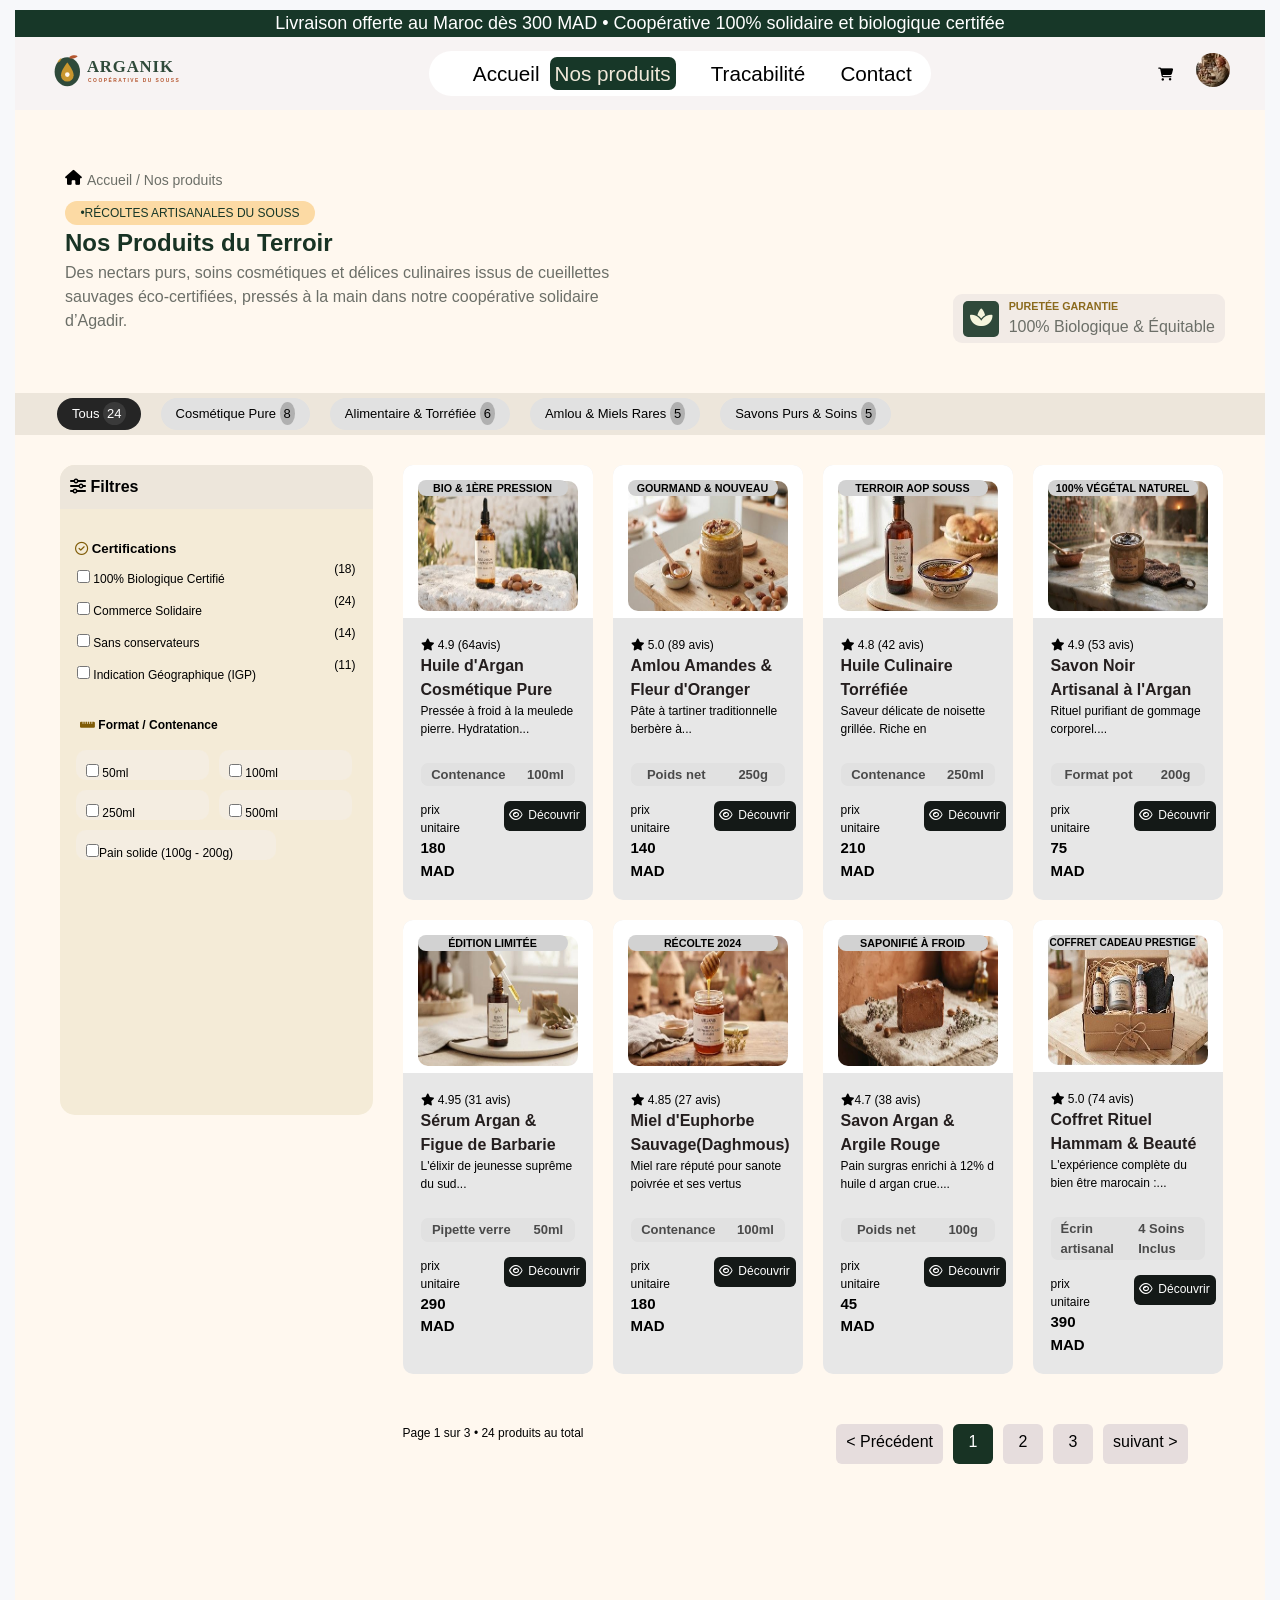
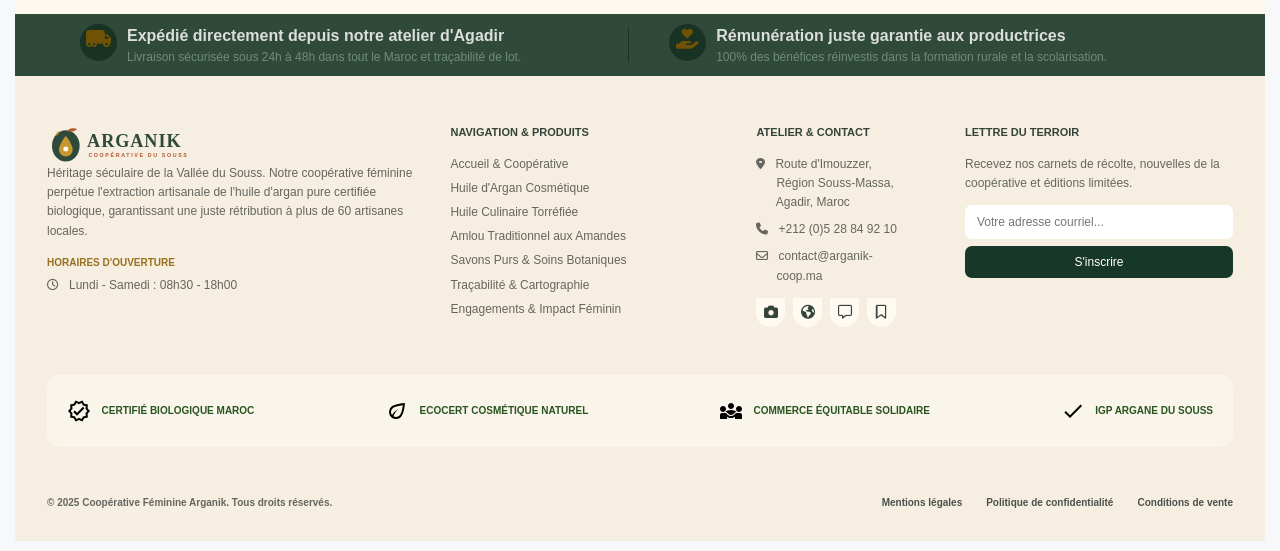
<file: produit/produit.html>
<!DOCTYPE html>
<html lang="en">

<head>
    <meta charset="UTF-8">
    <meta name="viewport" content="width=device-width, initial-scale=1.0">
    <title>Arganik Coopirative du souss</title>
    <link rel="stylesheet" href="https://cdnjs.cloudflare.com/ajax/libs/font-awesome/6.5.1/css/all.min.css"
        integrity="sha512-DTOQO9RWCH3ppGqcWaEA1BIZOC6xxalwEsw9c2QQeAIftl+Vegovlnee1c9QX4TctnWMn13TZye+giMm8e2LwA=="
        crossorigin="anonymous" referrerpolicy="no-referrer" />
    <link rel="icon" type="image/png" sizes="32x32" href="../img/logo/favicon.svg">
    <link rel="stylesheet" href="https://cdnjs.cloudflare.com/ajax/libs/font-awesome/6.5.1/css/all.min.css"
        integrity="sha512-DTOQO9RWCH3ppGqcWaEA1BIZOC6xxalwEsw9c2QQeAIftl+Vegovlnee1c9QX4TctnWMn13TZye+giMm8e2LwA=="
        crossorigin="anonymous" referrerpolicy="no-referrer" />
    <link rel="stylesheet" href="template.css">
    <link rel="stylesheet" href="./produit.css">
</head>

<body>
    <!-- start header -->
    <header>
        <div class="headercontainer">
            <div class="info">
                <p>Livraison offerte au Maroc dès 300 MAD • Coopérative 100% solidaire et biologique certifée</p>
            </div>
            <div class="tete">
                <a href="#accueil" class="logo"><img src="../img/logo/arganik-logo.svg" alt="logo"></a>

                <nav class="navbar">
                    <ul class="menu">
                        <li><a href="../index.html">Accueil</a></li>
                        <li><a href="produit.html" class="lien-actif">Nos produits </a></li>
                        <li><a href="../tracabilite/tracabilite.html">Tracabilité</a></li>
                        <li><a href="../contact/contact.html">Contact</a></li>
                    </ul>
                </nav>
                <nav class="burger-menu" hidden>
                    <ul class="menu">
                        <li><a href="../index.html">Accueil</a></li>
                        <li><a href="../produit/produit.html" class="lien-actif">Nos produits</a></li>
                        <li><a href="../tracabilite/tracabilite.html">Tracabilité</a></li>
                        <li><a href="../contact/contact.html">Contact</a></li>
                    </ul>
                </nav>
                <button class="button-menu" aria-label="Ouvrir le menu" aria-expanded="false">☰</button>
                <div class="profile">
                    <button><i class="fa-solid fa-cart-shopping"></i></button>
                    <img src="../img/divers/avatar-utilisateur.jpg" alt="profile picture">
                </div>
            </div>
        </div>

    </header>
    <!-- end header -->
    <!-- start main section -->
    <main>
        <div class="maincontainer">
            <section class="firstsection">
                <div class="introduction">
                    <div class="intro">
                        <div class="home">
                            <i class="fa-solid fa-house"></i>
                            <p>Accueil / Nos produits</p>
                        </div>
                        <span>•RÉCOLTES ARTISANALES DU SOUSS</span>
                        <h1>Nos Produits du Terroir</h1>
                        <p>Des nectars purs, soins cosmétiques et délices culinaires issus de cueillettes
                            sauvages éco-certifiées, pressés à la main dans notre coopérative solidaire d’Agadir.
                        </p>
                    </div>

                    <div class="garantie">
                        <i class="fa-solid fa-spa"></i>
                        <div>
                            <h6>PURETÉE GARANTIE</h6>
                            <p>100% Biologique & Équitable</p>
                        </div>
                    </div>
                </div>
                <div class="categorie">
                    <ul>
                        <li class="lien-actif"><a href="#prodects">Tous <span> 24 </span></a></li>
                        <li><a href="#prodects">Cosmétique Pure <span>8</span> </a></li>
                        <li><a href="#prodects">Alimentaire & Torréfiée <span>6</span> </a></li>
                        <li><a href="#prodects">Amlou & Miels Rares <span>5</span></a></li>
                        <li><a href="#prodects">Savons Purs & Soins <span>5</span></a></li>
                    </ul>
                </div>
            </section>
            <section class="secondsection">
                <aside>
                    <div class="sidecontainer">
                        <h4><i class="fa-solid fa-sliders"></i> Filtres</h3>
                            <div class="productinfo">
                                <h5><i class="fa-regular fa-circle-check"></i> Certifications</h5>
                                <ul>
                                    <li>
                                        <label for=""> <input type="checkbox"> 100% Biologique Certifié </label>
                                        <span>(18)</span>
                                    </li>
                                    <li>
                                        <label for=""> <input type="checkbox"> Commerce Solidaire </label>
                                        <span>(24)</span>
                                    </li>
                                    <li>
                                        <label for=""> <input type="checkbox"> Sans conservateurs </label>
                                        <span>(14) </span>
                                    </li>
                                    <li>
                                        <label for=""><input type="checkbox"> Indication Géographique (IGP)</label>
                                        <span>(11)</span>
                                    </li>
                                </ul>

                            </div>
                            <div class="prodectformat">
                                <h5><i class="fa-solid fa-ruler-horizontal"></i> Format / Contenance</h5>
                                <ul>
                                    <li>
                                        <label for=""><input type="checkbox"> 50ml</label>
                                    </li>
                                    <li>
                                        <label for=""><input type="checkbox"> 100ml</label>
                                    </li>
                                    <li>
                                        <label for=""><input type="checkbox"> 250ml</label>
                                    </li>
                                    <li>
                                        <label for="" ><input type="checkbox"> 500ml</label>
                                    </li>
                                    <li id="last">
                                        <label for="" > <input type="checkbox">Pain solide (100g -
                                            200g)</label>
                                    </li>
                                </ul>
                            </div>
                    </div>
                </aside>
                <div class="product">
                    <div class="articlecontainer">
                        <article id="article1">
                            <div class="container">
                                <div class="pic">
                                    <h6>BIO & 1ÈRE PRESSION</h6>
                                    <img src="../img/produits/huile-argan-cosmetique-01.jpg"
                                        alt="Huile d'ArganCosmétique Pure">
                                </div>

                                <div class="info">
                                    <div class="rate">
                                        <p><i class="fa-solid fa-star"></i> 4.9 (64avis)</p>
                                    </div>
                                    <h4>Huile d'Argan Cosmétique Pure</h4>
                                    <p class="introd">Pressée à froid à la meulede pierre. Hydratation...</p>
                                    <div class="quantity">
                                        <p> Contenance</p>
                                        <p>100ml</p>
                                    </div>
                                    <div class="prix">
                                        <p>prix unitaire <span>180 MAD</span></p>
                                        <a class="eye" target="_blank" href="../fichProduit/fich.html"><i class="fa-regular fa-eye"></i>Découvrir</a>
                                    </div>
                                </div>
                            </div>

                        </article>
                        <article id="article2">
                            <div class="container">
                                <div class="pic">
                                    <h6>GOURMAND & NOUVEAU</h6>
                                    <img src="../img/produits/amlou-amandes-miel-01.jpg"
                                        alt="Huile d'ArganCosmétique Pure">
                                </div>

                                <div class="info">
                                    <div class="rate">
                                        <p><i class="fa-solid fa-star"></i> 5.0 (89 avis)</p>
                                    </div>
                                    <h4>Amlou Amandes & Fleur d'Oranger</h4>
                                    <p class="introd">Pâte à tartiner traditionnelle berbère à...</p>
                                    <div class="quantity">
                                        <p> Poids net</p>
                                        <p>250g</p>
                                    </div>
                                    <div class="prix">
                                        <p>prix unitaire <span>140 MAD</span></p>
                                        <a class="eye" target="_blank" href="../fichProduit/fich.html"><i class="fa-regular fa-eye"></i>Découvrir</a>
                                    </div>
                                </div>
                            </div>

                        </article>
                        <article id="article3">
                            <div class="container">
                                <div class="pic">
                                    <h6>TERROIR AOP SOUSS</h6>
                                    <img src="../img/produits/huile-argan-culinaire-01.jpg"
                                        alt="Huile d'ArganCosmétique Pure">
                                </div>

                                <div class="info">
                                    <div class="rate">
                                        <p><i class="fa-solid fa-star"></i> 4.8 (42 avis)</p>
                                    </div>
                                    <h4>Huile Culinaire Torréfiée</h4>
                                    <p class="introd">Saveur délicate de noisette grillée. Riche en</p>
                                    <div class="quantity">
                                        <p> Contenance</p>
                                        <p>250ml</p>
                                    </div>
                                    <div class="prix">
                                        <p>prix unitaire <span>210 MAD</span></p>
                                        <a class="eye" target="_blank" href="../fichProduit/fich.html"><i class="fa-regular fa-eye"></i>Découvrir</a>
                                    </div>
                                </div>
                            </div>

                        </article>
                        <article id="article4">
                            <div class="container">
                                <div class="pic">
                                    <h6>100% VÉGÉTAL NATUREL</h6>
                                    <img src="../img/produits/savon-noir-argan-01.jpg" alt="Huile d'ArganCosmétique Pure">
                                </div>

                                <div class="info">
                                    <div class="rate">
                                        <p><i class="fa-solid fa-star"></i> 4.9 (53 avis)</p>
                                    </div>
                                    <h4>Savon Noir Artisanal à l'Argan</h4>
                                    <p class="introd">Rituel purifiant de gommage corporel....</p>
                                    <div class="quantity">
                                        <p> Format pot</p>
                                        <p>200g</p>
                                    </div>
                                    <div class="prix">
                                        <p>prix unitaire <span>75 MAD</span></p>
                                        <a class="eye" target="_blank" href="../fichProduit/fich.html"><i class="fa-regular fa-eye"></i>Découvrir</a>
                                    </div>
                                </div>
                            </div>

                        </article>
                        <article id="article5">
                            <div class="container">
                                <div class="pic">
                                    <h6>ÉDITION LIMITÉE</h6>
                                    <img src="../img/produits/serum-argan-figue-barbarie.jpg"
                                        alt="Huile d'ArganCosmétique Pure">
                                </div>

                                <div class="info">
                                    <div class="rate">
                                        <p><i class="fa-solid fa-star"></i> 4.95 (31 avis)</p>
                                    </div>
                                    <h4>Sérum Argan & Figue de Barbarie</h4>
                                    <p class="introd">L'élixir de jeunesse suprême du sud...</p>
                                    <div class="quantity">
                                        <p> Pipette verre</p>
                                        <p>50ml</p>
                                    </div>
                                    <div class="prix">
                                        <p>prix unitaire <span>290 MAD</span></p>
                                        <a class="eye" target="_blank" href="../fichProduit/fich.html"><i class="fa-regular fa-eye"></i>Découvrir</a>
                                    </div>
                                </div>
                            </div>

                        </article>
                        <article id="article6">
                            <div class="container">
                                <div class="pic">
                                    <h6>RÉCOLTE 2024</h6>
                                    <img src="../img/produits/miel-euphorbe-sauvage.jpg"
                                        alt="Huile d'ArganCosmétique Pure">
                                </div>

                                <div class="info">
                                    <div class="rate">
                                        <p><i class="fa-solid fa-star"></i> 4.85 (27 avis)</p>
                                    </div>
                                    <h4>Miel d'Euphorbe Sauvage(Daghmous)</h4>
                                    <p class="introd">Miel rare réputé pour sanote poivrée et ses vertus</p>
                                    <div class="quantity">
                                        <p> Contenance</p>
                                        <p>100ml</p>
                                    </div>
                                    <div class="prix">
                                        <p>prix unitaire <span>180 MAD</span></p>
                                        <a class="eye" target="_blank" href="../fichProduit/fich.html"><i class="fa-regular fa-eye"></i>Découvrir</a>
                                    </div>
                                </div>
                            </div>

                        </article>
                        <article id="article7">
                            <div class="container">
                                <div class="pic">
                                    <h6>SAPONIFIÉ À FROID</h6>
                                    <img src="../img/produits/savon-argan-argile-rouge.jpg"
                                        alt="Huile d'ArganCosmétique Pure">
                                </div>

                                <div class="info">
                                    <div class="rate">
                                        <p><i class="fa-solid fa-star"></i>4.7 (38 avis)</p>
                                    </div>
                                    <h4>Savon Argan & Argile Rouge</h4>
                                    <p class="introd">Pain surgras enrichi à 12% d huile d argan crue....</p>
                                    <div class="quantity">
                                        <p>Poids net</p>
                                        <p>100g</p>
                                    </div>
                                    <div class="prix">
                                        <p>prix unitaire <span>45 MAD</span></p>
                                        <a class="eye" target="_blank" href="../fichProduit/fich.html"><i class="fa-regular fa-eye"></i>Découvrir</a>
                                    </div>
                                </div>
                            </div>

                        </article>
                        <article id="article8">
                            <div class="container">
                                <div class="pic">
                                    <h6>COFFRET CADEAU PRESTIGE</h6>
                                    <img src="../img/produits/coffret-rituel-hammam.jpg"
                                        alt="Huile d'ArganCosmétique Pure">
                                </div>

                                <div class="info">
                                    <div class="rate">
                                        <p><i class="fa-solid fa-star"></i> 5.0 (74 avis)</p>
                                    </div>
                                    <h4>Coffret Rituel Hammam & Beauté</h4>
                                    <p class="introd">L'expérience complète du bien être marocain :...</p>
                                    <div class="quantity">
                                        <p>Écrin artisanal</p>
                                        <p>4 Soins Inclus</p>
                                    </div>
                                    <div class="prix">
                                        <p>prix unitaire <span>390 MAD</span></p>
                                        <a class="eye" target="_blank" href="../fichProduit/fich.html"><i class="fa-regular fa-eye"></i>Découvrir</a>
                                    </div>
                                </div>
                            </div>

                        </article>
                    </div>
                    <div class="articlefooter">
                        <p>Page 1 sur 3 • 24 produits au total</p>
                        <div class="nextpage">
                            <div id="precident">&lt; Précédent</div>
                            <div id="pagenumber" class="lien-actif">1</div>
                            <div id="pagenumber">2</div>
                            <div id="pagenumber">3</div>
                            <div id="suivant"> suivant &gt;</div>
                        </div>
                        <div class="nextpagemedia" >
                            <div id="precident"><i class="fa-solid fa-less-than"></i></div>
                            <div id="pagenumber" class="lien-actif">1</div>
                            <div id="pagenumber">2</div>
                            <div id="pagenumber">3</div>
                            <div id="suivant"> <i class="fa-solid fa-greater-than"></i></div>
                        </div>
                    </div>
                </div>
            </section>
            <section class="thirdsection">
                <div class="thirdconainer">
                <div class="first">
                    <div class="icon">
                        <i class="fa-solid fa-truck-moving"></i>
                    </div>

                    <div>
                        <h4>Expédié directement depuis notre atelier d'Agadir</h4>
                        <p>Livraison sécurisée sous 24h à 48h dans tout le Maroc et traçabilité de lot.</p>
                    </div>
                </div>
                <div class="ligne"></div>
                <div class="second">
                    <div class="icon">
                        <i class="fa-solid fa-hand-holding-heart"></i>
                    </div>

                    <div>
                        <h4>Rémunération juste garantie aux productrices</h4>
                        <p>100% des bénéfices réinvestis dans la formation rurale et la scolarisation.</p>
                    </div>
                </div>
                </div>
                
    
        </section>
    </main>
    <!-- end main section -->
    <!-- start footer -->
    <footer class="footer">
        <div class="footer-container">

            <div class="footer-top">

                <div class="footer-about">
                    <a href="#"><img src="../img/logo/arganik-logo.svg" alt="logo"></a>

                    <p>
                        Héritage séculaire de la Vallée du Souss. Notre
                        coopérative féminine perpétue l'extraction artisanale
                        de l'huile d'argan pure certifiée biologique, garantissant
                        une juste rétribution à plus de 60 artisanes locales.
                    </p>

                    <h4>HORAIRES D'OUVERTURE</h4>
                    <p class="hours"><i class="fa-regular fa-clock"></i> &nbsp; Lundi - Samedi : 08h30 - 18h00</p>
                </div>

                <div class="footer-links">
                    <h3>NAVIGATION & PRODUITS</h3>
                    <a href="../index.html">Accueil & Coopérative</a>
                    <a href="../fichProduit/fich.html">Huile d'Argan Cosmétique</a>
                    <a href="#">Huile Culinaire Torréfiée</a>
                    <a href="#">Amlou Traditionnel aux Amandes</a>
                    <a href="#">Savons Purs & Soins Botaniques</a>
                    <a href="../tracabilite/tracabilite.html">Traçabilité & Cartographie</a>
                    <a href="#">Engagements & Impact Féminin</a>
                </div>

                <div class="footer-contact">
                    <h3>ATELIER & CONTACT</h3>

                    <p>
                        <i class="fa-solid fa-location-dot"></i>
                        &nbsp; Route d'Imouzzer,<br>
                        &nbsp;&nbsp;&nbsp;&nbsp;&nbsp; Région Souss-Massa,<br>
                        &nbsp;&nbsp;&nbsp;&nbsp;&nbsp; Agadir, Maroc
                    </p>

                    <p>
                        <i class="fa-solid fa-phone"></i>
                        &nbsp; +212 (0)5 28 84 92 10
                    </p>

                    <p>
                        <i class="fa-regular fa-envelope"></i>
                        &nbsp; contact@arganik-<br>
                        &nbsp;&nbsp;&nbsp;&nbsp;&nbsp; coop.ma
                    </p>


                    <div class="socials">
                        <a href="#" aria-label="Instagram">
                            <i class="fa-solid fa-camera"></i>
                        </a>
                        <a href="#" aria-label="Website">
                            <i class="fa-solid fa-earth-americas"></i>
                        </a>
                        <a href="#" aria-label="Messages">
                            <i class="fa-regular fa-message"></i>
                        </a>
                        <a href="#" aria-label="Bookmark">
                            <i class="fa-regular fa-bookmark"></i>
                        </a>
                    </div>
                </div>

                <div class="footer-newsletter">
                    <h3>LETTRE DU TERROIR</h3>

                    <p>
                        Recevez nos carnets de récolte, nouvelles
                        de la coopérative et éditions limitées.
                    </p>

                    <form>
                        <input type="email" placeholder="Votre adresse courriel..." required>
                        <button type="submit">S'inscrire</button>
                    </form>
                </div>

            </div>


            <div class="certifications">
                <div class="icon1"><img src="/icons/certifie.svg" alt="icon"> &nbsp; CERTIFIÉ BIOLOGIQUE MAROC</div>
                <div class="icon2"><img src="/icons/feuille-eco.svg" alt="icon"> &nbsp; ECOCERT COSMÉTIQUE NATUREL</div>
                <div class="icon3"> <img src="/icons/diversite.svg" alt="icon">&nbsp; COMMERCE ÉQUITABLE SOLIDAIRE</div>
                <div class="icon4"><img src="/icons/coche.svg" alt="icon"> &nbsp; IGP ARGANE DU SOUSS</div>
            </div>

            <div class="footer-bottom">
                <p>&copy; 2025 Coopérative Féminine Arganik. Tous droits réservés.</p>

                <div class="legal-links">
                    <a href="#">Mentions légales</a>
                    <a href="#">Politique de confidentialité</a>
                    <a href="#">Conditions de vente</a>
                </div>
            </div>
        </div>
    </footer>
    <!-- end footer -->
</body>
<script src="script.js"></script>
</html>
</file>
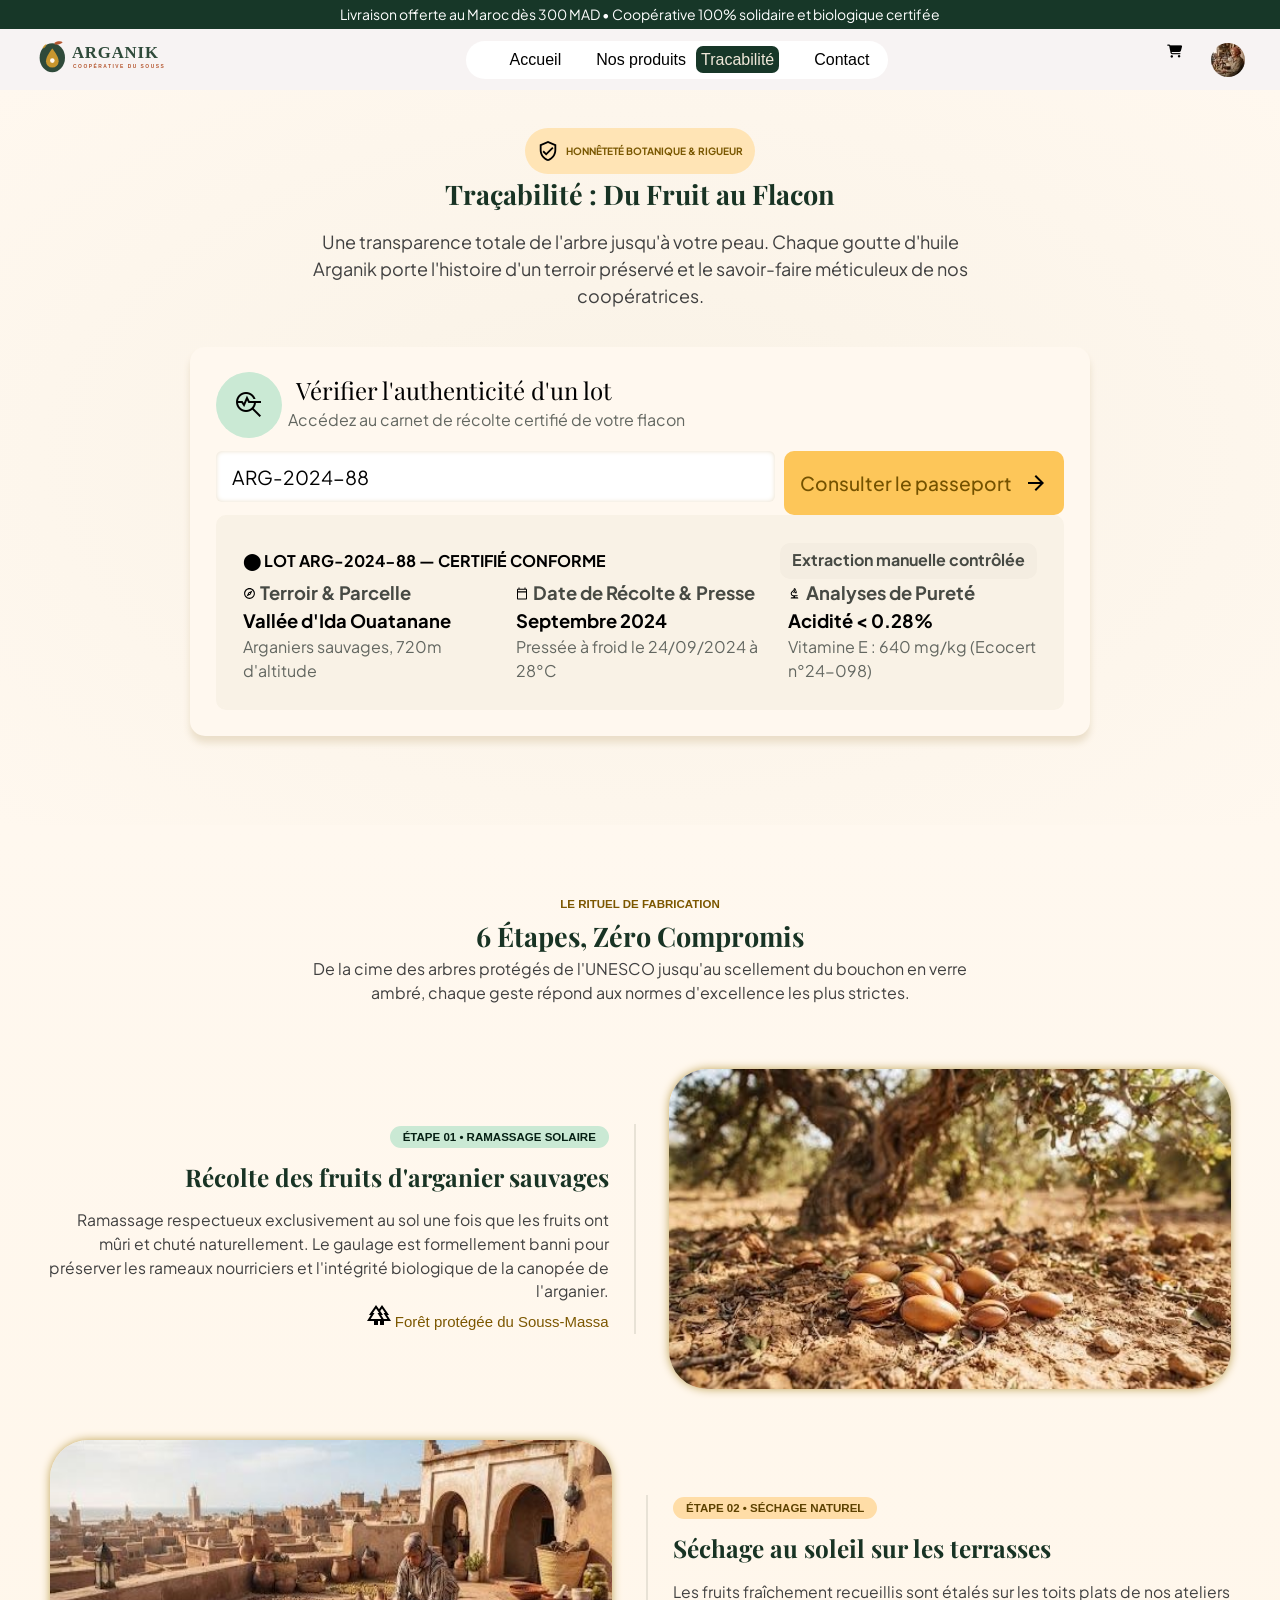
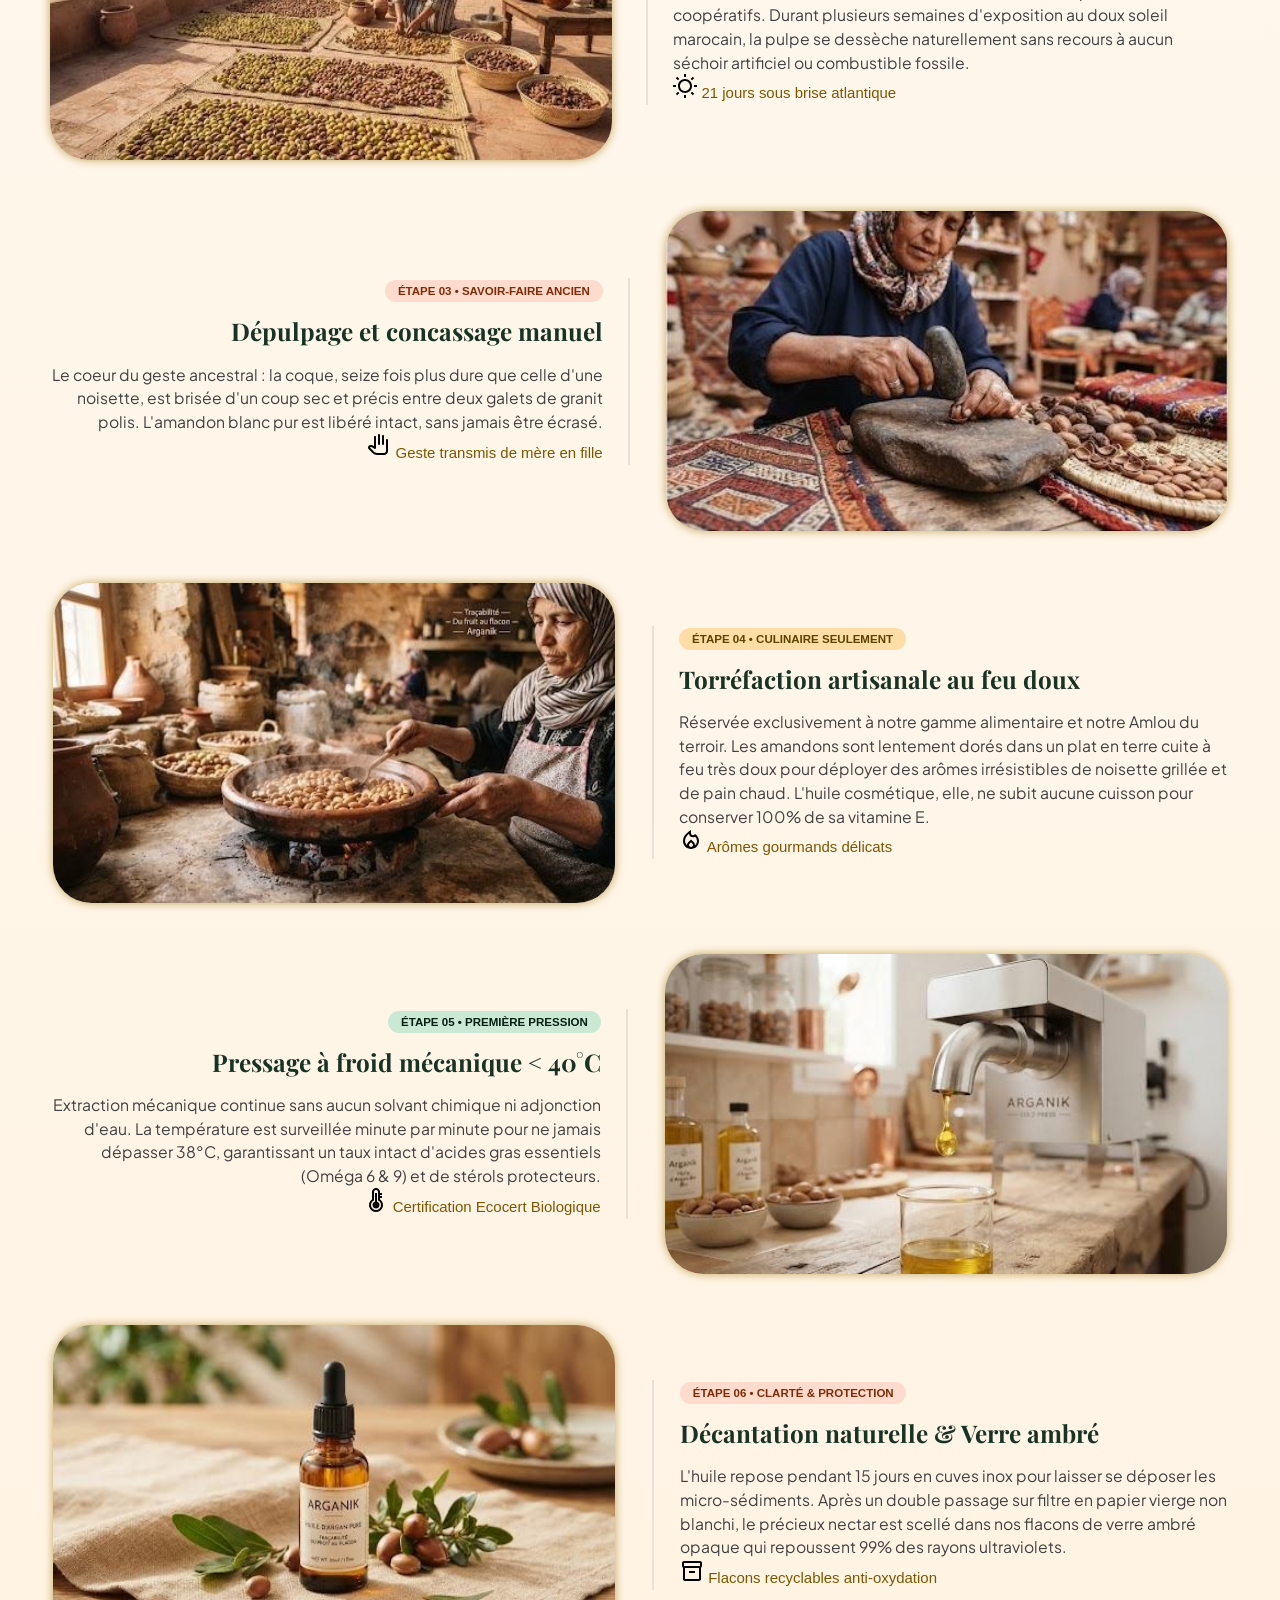
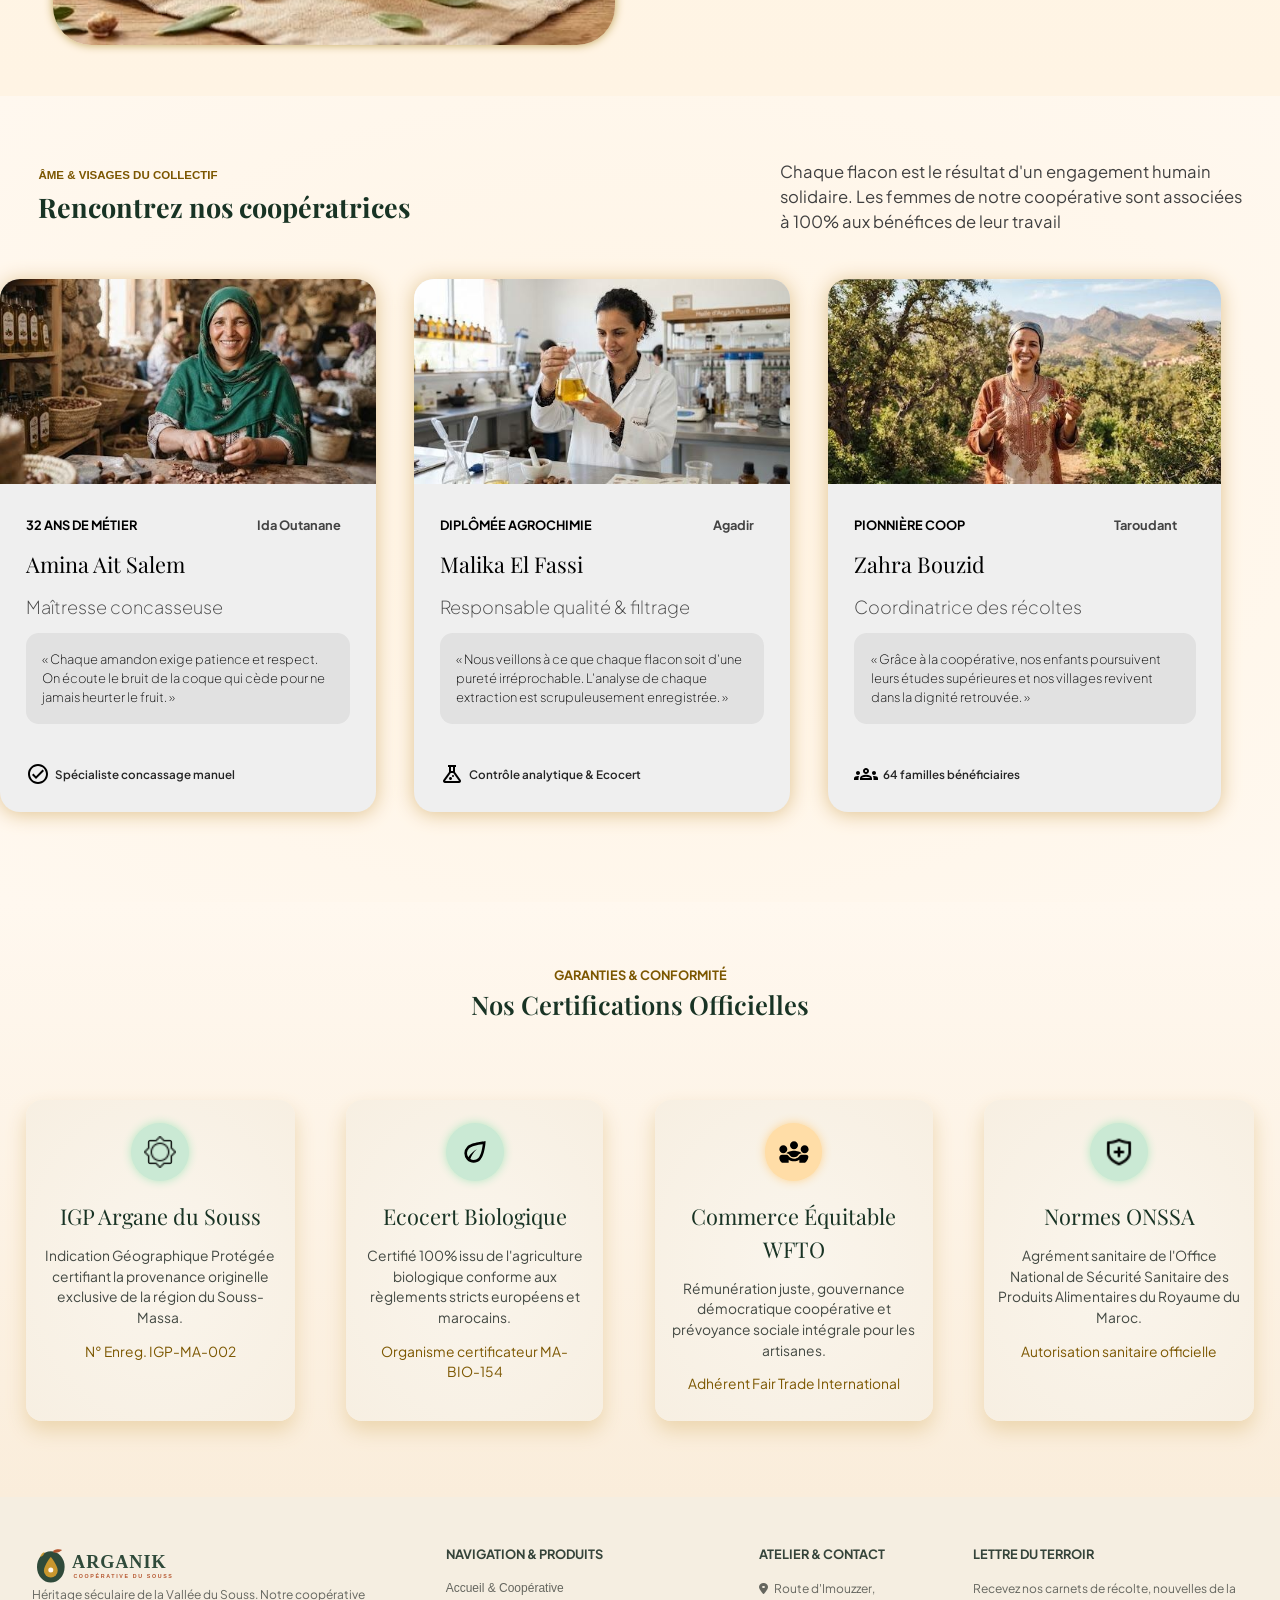
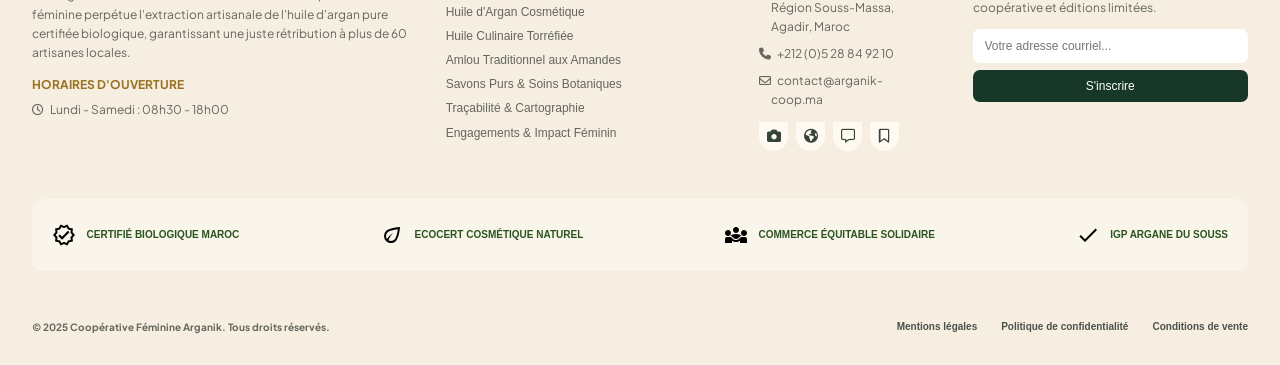
<file: tracabilite/tracabilite.html>
<!DOCTYPE html>
<html lang="en">
<head>
    <meta charset="UTF-8">
    <meta name="viewport" content="width=device-width, initial-scale=1.0">
    <title>Traçabilité — Du fruit au flacon</title>
    <link rel="stylesheet" href="https://cdnjs.cloudflare.com/ajax/libs/font-awesome/6.5.1/css/all.min.css" integrity="sha512-DTOQO9RWCH3ppGqcWaEA1BIZOC6xxalwEsw9c2QQeAIftl+Vegovlnee1c9QX4TctnWMn13TZye+giMm8e2LwA==" crossorigin="anonymous" referrerpolicy="no-referrer" />
    <link rel="icon" type="image/png" sizes="32x32" href="../img/logo/favicon.svg">
    <link rel="stylesheet" href="tracabilite.css">
    <link rel="preconnect" href="https://fonts.googleapis.com">
    <link rel="preconnect" href="https://fonts.gstatic.com" crossorigin>
    <link href="https://fonts.googleapis.com/css2?family=Playfair+Display:wght@400;600;700&family=Plus+Jakarta+Sans:wght@400;500;600;700&display=swap" rel="stylesheet">
</head>
<body>
    <!-- ___________________________________________ Header ______________________________________________ -->
    <header>
        <div class="headercontainer">
            <div class="info">
              <p>Livraison offerte au Maroc dès 300 MAD • Coopérative 100% solidaire et biologique certifée</p>
            </div>
            <div class="tete">
                <a href="#accueil" class="logo"><img src="../img/logo/arganik-logo.svg" alt="logo"></a>

                <nav class="navbar">
                    <ul class="menu">
                        <li><a href="../index.html">Accueil</a></li>
                        <li><a href="../produit/produit.html">Nos produits</a></li>
                        <li><a href="tracabilite.html" class="lien-actif">Tracabilité</a></li>
                        <li><a href="../contact/contact.html">Contact</a></li>
                    </ul>
                </nav>

                <nav class="burger-menu" hidden>
                    <ul class="menu">
                        <li><a href="../index.html">Accueil</a></li>
                        <li><a href="../produit/produit.html">Nos produits</a></li>
                        <li><a href="tracabilite.html" class="lien-actif">Tracabilité</a></li>
                        <li><a href="../contact/contact.html">Contact</a></li>
                    </ul>
                </nav>
                <button class="button-menu" aria-label="Ouvrir le menu" aria-expanded="false">☰</button>

                <div class="profile">
                   <button><i class="fa-solid fa-cart-shopping"></i></button>
                   <img src="../img/divers/avatar-utilisateur.jpg" alt="profile picture">
                </div>
            </div>
        </div>

    </header>
    <!-- _____________________________________________ Header _________________________________________________ -->
    <!-- ___________________________________________ Traçabilité ______________________________________________ -->
    <section id="titre">
        <div class="titleTraca">
            <span id="minicard"><img src="../icons/bouclier.svg" alt=""><p> HONNÊTETÉ BOTANIQUE & RIGUEUR</p></span>
            <h1><strong>Traçabilité : Du Fruit au Flacon</strong></h1>
            <p class="pTitre">Une transparence totale de l'arbre jusqu'à votre peau. Chaque goutte d'huile<br>Arganik porte l'histoire d'un terroir préservé et le savoir-faire méticuleux de nos<br>coopératrices.</p>
        </div>
        
        <div id="cardVerif">
            <div>
                <span class="spanVerif">
                    <img src="../icons/analytics.png" alt="" id="imgGlass">
                    <span>
                        <h2>Vérifier l'authenticité d'un lot</h2>
                        <p>Accédez au carnet de récolte certifié de votre flacon</p>
                    </span>
                </span>
            </div>

            <span id="spanConsulter">
                <input id="inputQr" type="text" value="ARG-2024-88">
                <button id="buttonConsulter"><b>Consulter le passeport</b><img src="../icons/fleche-droite.svg" alt=""></button>
            </span>
            
            <div id="cardInfo">
                <div class="divTitle">
                    <b>&#11044;  LOT ARG-2024-88 — CERTIFIÉ CONFORME</b>
                    <span id="spanExtra"><b>Extraction manuelle contrôlée</b></span>
                </div>
                <div class="divCols">
                    <div class="divCol1"><span><img src="../icons/explorer.svg" alt=""> <b>Terroir & Parcelle</b><br></span>
                        <b>Vallée d'Ida Ouatanane</b>
                        <p>Arganiers sauvages, 720m d'altitude</p>
                    </div>
                    <div class="divCol"><span><img src="../icons/calendrier.svg" alt=""> <b>Date de Récolte & Presse</b><br></span>
                        <b>Septembre 2024</b>
                        <p>Pressée à froid le 24/09/2024 à 28°C</p>
                    </div>
                    <div class="divCol"><span><img src="../icons/analyse.svg" alt=""> <b>Analyses de Pureté</b><br></span>
                        <b>Acidité < 0.28%</b>
                        <p>Vitamine E : 640 mg/kg (Ecocert n°24-098)</p>
                    </div>
                </div>
            </div>
        </div>
    </section>
    <!-- ___________________________________________ Traçabilité ______________________________________________ -->

    <!-- ___________________________________________ Rituel de Fabrication ______________________________________________ -->
    <section id="sectionRituel">
        <div class="titleRituel">
            <span class="spanRituel"><strong>LE RITUEL DE FABRICATION</strong></span>
            <h1><strong>6 Étapes, Zéro Compromis</strong></h1>
            <p>De la cime des arbres protégés de l'UNESCO jusqu'au scellement du bouchon en verre<br>ambré, chaque geste répond aux normes d'excellence les plus strictes.</p>
        </div>
        <article class="artic">
            <div class="left">
                <span class="etapeB"><strong>ÉTAPE 01 &#8226; RAMASSAGE SOLAIRE</strong></span><br><br>
                <h3>Récolte des fruits d'arganier sauvages</h3>
                <p>Ramassage respectueux exclusivement au sol une fois que les fruits ont<br>mûri et chuté naturellement. Le gaulage est formellement banni pour<br>préserver les rameaux nourriciers et l'intégrité biologique de la canopée de<br>l'arganier.</p>
                <span class="spanInfo"><img src="../icons/foret.svg" alt="Fruits d'arganier sauvages dans le sol à coté d'une arbre."> Forêt protégée du Souss-Massa</span>
            </div>
            <img class="imgEtape" src="../img/tracabilite/etape-01-recolte.jpg" height="320px" width="562px" alt="Une femme agée avec des fruits d'arganier dans un terrace.">
        </article>
        <article class="artic reverse">
            <img class="imgEtape" src="../img/tracabilite/etape-02-sechage.jpg" height="320px" width="562px" alt="Une femme agée qui frappe des fruits d'arganier avec un marteau.">
            <div class="right">
                <span class="etapeO"><strong>ÉTAPE 02 &#8226; SÉCHAGE NATUREL</strong></span><br><br>
                <h3>Séchage au soleil sur les terrasses</h3>
                <p>Les fruits fraîchement recueillis sont étalés sur les toits plats de nos ateliers<br>coopératifs. Durant plusieurs semaines d'exposition au doux soleil<br>marocain, la pulpe se dessèche naturellement sans recours à aucun<br>séchoir artificiel ou combustible fossile.</p>
                <span class="spanInfo"><img src="../icons/soleil.svg" alt=""> 21 jours sous brise atlantique</span>
            </div>
        </article>
        <article class="artic">
            <div class="left">
                <span class="etapeR"><strong>ÉTAPE 03 &#8226; SAVOIR-FAIRE ANCIEN</strong></span><br><br>
                <h3>Dépulpage et concassage manuel</h3>
                <p>Le coeur du geste ancestral : la coque, seize fois plus dure que celle d'une<br>noisette, est brisée d'un coup sec et précis entre deux galets de granit<br>polis. L'amandon blanc pur est libéré intact, sans jamais être écrasé.</p>
                <span class="spanInfo"><img src="../icons/main.png" alt=""> Geste transmis de mère en fille</span>
            </div>
            <img class="imgEtape" src="../img/tracabilite/etape-03-concassage.jpg" height="320px" width="562px" alt="Une femme agée qui fait quire des fruits d'arganier dans un tajine.">
        </article>
        <article class="artic reverse">
            <img class="imgEtape" src="../img/tracabilite/etape-04-torrefaction.jpg" height="320px" width="562px" alt="Un robinet qui fait sortit l'huile d'arganier sur un bécher.">
            <div class="right">
                <span class="etapeO"><strong>ÉTAPE 04 &#8226; CULINAIRE SEULEMENT</strong></span><br><br>
                <h3>Torréfaction artisanale au feu doux</h3>
                <p>Réservée exclusivement à notre gamme alimentaire et notre Amlou du<br>terroir. Les amandons sont lentement dorés dans un plat en terre cuite à<br>feu très doux pour déployer des arômes irrésistibles de noisette grillée et<br>de pain chaud. L'huile cosmétique, elle, ne subit aucune cuisson pour<br>conserver 100% de sa vitamine E.</p>
                <span class="spanInfo"><img src="../icons/feu.svg" alt="Un flacon compte-gouttes de huile d'arganier, à coté de quelques fruits d'arganier sauvages."> Arômes gourmands délicats</span>
            </div>
        </article>
        <article class="artic">
            <div class="left">
                <span class="etapeB"><strong>ÉTAPE 05 &#8226; PREMIÈRE PRESSION</strong></span><br><br>
                <h3>Pressage à froid mécanique < 40°C</h3>
                <p>Extraction mécanique continue sans aucun solvant chimique ni adjonction<br>d'eau. La température est surveillée minute par minute pour ne jamais<br>dépasser 38°C, garantissant un taux intact d'acides gras essentiels<br>(Oméga 6 & 9) et de stérols protecteurs.</p>
                <span class="spanInfo"><img src="../icons/temperature.png" alt=""> Certification Ecocert Biologique</span>
            </div>
            <img class="imgEtape" src="../img/tracabilite/etape-05-pressage.jpg" height="320px" width="562px" alt="">
        </article>
        <article class="artic reverse">
            <img class="imgEtape" src="../img/tracabilite/etape-06-mise-en-bouteille.jpg" height="320px" width="562px" alt="">
            <div class="right">
                <span class="etapeR"><strong>ÉTAPE 06 &#8226; CLARTÉ & PROTECTION</strong></span><br><br>
                <h3>Décantation naturelle & Verre ambré</h3>
                <p>L'huile repose pendant 15 jours en cuves inox pour laisser se déposer les<br>micro-sédiments. Après un double passage sur filtre en papier vierge non<br>blanchi, le précieux nectar est scellé dans nos flacons de verre ambré<br>opaque qui repoussent 99% des rayons ultraviolets.</p>
                <span class="spanInfo"><img src="../icons/inventaire.svg" alt=""> Flacons recyclables anti-oxydation</span>
            </div>
        </article>  
    </section>
    <!-- ___________________________________________ Rituel de Fabrication ______________________________________________ -->

    <!-- ___________________________________________ Personnes ______________________________________________ -->
    <section id="sectionPersonnes">

        <div id="titlePersonnes">
            <div id="divLeft">
                <span id="spanPersonnes">ÂME & VISAGES DU COLLECTIF</span>
                <h1>Rencontrez nos coopératrices</h1>
            </div>
            <p>Chaque flacon est le résultat d'un engagement humain<br>solidaire. Les femmes de notre coopérative sont associées<br>à 100% aux bénéfices de leur travail</p>
        </div>

        <div id="divArticles">
            <article>
                <img class="imgCard" src="../img/cooperatrices/amina-ait-salem.jpg" alt="Femme agée souriante en écrasant quelques fruits d'arganier, à coté d'une multitude de bouteilles qui contiennent l'huile d'arganier.">
                <div class="divInfo">
                    <span class="spanHaut">32 ANS DE MÉTIER</span>
                    <span class="spanLocale">Ida Outanane</span>
                    <h4>Amina Ait Salem</h4>
                    <h5>Maîtresse concasseuse</h5>
                    <span class="spanQuote">
                        <p>« Chaque amandon exige patience et respect. On écoute le bruit de la coque qui cède pour ne jamais heurter le fruit. »</p>
                    </span>
                    <span class="spanBas"><img src="../icons/coche-cercle.svg" alt=""><p>Spécialiste concassage manuel</p></span>
                </div>
            </article>
            <article>
                <img class="imgCard" src="../img/cooperatrices/malika-el-fassi.jpg" alt="Femme souriante dans un laboratoire, qui analyse un bécher d'huile.">
                <div class="divInfo">    
                    <span class="spanHaut">DIPLÔMÉE AGROCHIMIE</span>
                    <span class="spanLocale">Agadir</span>
                    <h4>Malika El Fassi</h4>
                    <h5>Responsable qualité & filtrage</h5>
                    <span class="spanQuote">
                        <p>« Nous veillons à ce que chaque flacon soit d'une pureté irréprochable. L'analyse de chaque extraction est scrupuleusement enregistrée. »</p>
                    </span>
                    <span class="spanBas"><img src="../icons/chimie.png" alt=""><p>Contrôle analytique & Ecocert</p></span>
                </div>
            </article>
            <article>
                <img class="imgCard" src="../img/cooperatrices/zahra-bouzid.jpg" alt="Femme souriante portant des racines d'arganier, dans une forêt d'arganier, devant des montagnes.">
                <div class="divInfo">
                    <span class="spanHaut">PIONNIÈRE COOP</span>
                    <span class="spanLocale">Taroudant</span>
                    <h4>Zahra Bouzid</h4>
                    <h5>Coordinatrice des récoltes</h5>
                    <span class="spanQuote">
                        <p>« Grâce à la coopérative, nos enfants poursuivent leurs études supérieures et nos villages revivent dans la dignité retrouvée. »</p>
                    </span>
                    <span class="spanBas"><img src="../icons/groupe.svg" alt=""><p>64 familles bénéficiaires</p></span>
                </div>
            </article>
        </div>
    </section>
    <!-- ___________________________________________ Personnes ______________________________________________ -->
        
    <!-- ___________________________________________ Certifications ______________________________________________ -->
    <section id="sectionCertif">
        <div id="titleCertif">
            <span class="spanRituel"><p>GARANTIES & CONFORMITÉ</p></span> 
            <h4>Nos Certifications Officielles</h4>
        </div>
        
        <div id="divCards">
            <article>
                <img class="imgB" src="../icons/star.png" alt="">
                <h2>IGP Argane du Souss</h2>
                <p class="pContenu">Indication Géographique Protégée certifiant la provenance originelle exclusive de la région du Souss-Massa.</p>
                <span class="spanCertif"><p>N° Enreg. IGP-MA-002</p></span>
            </article>
            <article>
                <img class="imgB" src="../icons/feuille-eco.svg" alt="">
                <h2>Ecocert Biologique</h2>
                <p class="pContenu">Certifié 100% issu de l'agriculture biologique conforme aux règlements stricts européens et marocains.</p>
                <span class="spanCertif"><p>Organisme certificateur MA-BIO-154</p></span>
            </article>
            <article>
                <img class="imgO" src="../icons/diversite.svg" alt="">
                <h2>Commerce Équitable<br>WFTO</h2>
                <p class="pContenu">Rémunération juste, gouvernance démocratique coopérative et prévoyance sociale intégrale pour les artisanes.</p>
                <span class="spanCertif"><p>Adhérent Fair Trade International</p></span>
            </article>
            <article>
                <img class="imgB" src="../icons/assurance.png" alt="">
                <h2>Normes ONSSA</h2>
                <p class="pContenu">Agrément sanitaire de l'Office National de Sécurité Sanitaire des Produits Alimentaires du Royaume du Maroc.</p>
                <span class="spanCertif"><p>Autorisation sanitaire officielle</p></span>
            </article>
        </div>
        
    </section>
    <!-- ___________________________________________ Certifications ______________________________________________ -->
            
    

<!-- ______________________________________________ Footer _______________________________________________ -->
    <footer class="footer">
  <div class="footer-container">

    <div class="footer-top">

      <div class="footer-about">
        <a href="#"><img src="../img/logo/arganik-logo.svg" alt="logo"></a>

        <p>
          Héritage séculaire de la Vallée du Souss. Notre
          coopérative féminine perpétue l'extraction artisanale
          de l'huile d'argan pure certifiée biologique, garantissant
          une juste rétribution à plus de 60 artisanes locales.
        </p>

        <h4>HORAIRES D'OUVERTURE</h4>
        <p class="hours"><i class="fa-regular fa-clock"></i> &nbsp; Lundi - Samedi : 08h30 - 18h00</p>
      </div>

      <div class="footer-links">
        <h3>NAVIGATION & PRODUITS</h3>
        <a href="../index.html">Accueil & Coopérative</a>
        <a href="../fichProduit/fich.html">Huile d'Argan Cosmétique</a>
        <a href="#">Huile Culinaire Torréfiée</a>
        <a href="#">Amlou Traditionnel aux Amandes</a>
        <a href="#">Savons Purs & Soins Botaniques</a>
        <a href="#">Traçabilité & Cartographie</a>
        <a href="#">Engagements & Impact Féminin</a>
      </div>

      <div class="footer-contact">
        <h3>ATELIER & CONTACT</h3>

        <p>
          <i class="fa-solid fa-location-dot"></i>
          &nbsp; Route d'Imouzzer,<br>
          &nbsp;&nbsp;&nbsp;&nbsp;&nbsp; Région Souss-Massa,<br>
          &nbsp;&nbsp;&nbsp;&nbsp;&nbsp; Agadir, Maroc
        </p>

        <p>
          <i class="fa-solid fa-phone"></i>
          &nbsp; +212 (0)5 28 84 92 10
        </p>

        <p>
          <i class="fa-regular fa-envelope"></i>
          &nbsp; contact@arganik-<br>
          &nbsp;&nbsp;&nbsp;&nbsp;&nbsp; coop.ma
        </p>


        <div class="socials">
          <a href="#" aria-label="Instagram">
            <i class="fa-solid fa-camera"></i>
          </a>
          <a href="#" aria-label="Website">
            <i class="fa-solid fa-earth-americas"></i>
          </a>  
          <a href="#" aria-label="Messages">
            <i class="fa-regular fa-message"></i>
          </a>
          <a href="#" aria-label="Bookmark">
            <i class="fa-regular fa-bookmark"></i>
          </a>
        </div>
      </div>

      <div class="footer-newsletter">
        <h3>LETTRE DU TERROIR</h3>

        <p>
          Recevez nos carnets de récolte, nouvelles
          de la coopérative et éditions limitées.
        </p>

        <form>
          <input type="email" placeholder="Votre adresse courriel..." required>
          <button type="submit">S'inscrire</button>
        </form>
      </div>

    </div>

    
    <div class="certifications">
      <div><img src="../icons/certifie.svg" alt="icon"> &nbsp; CERTIFIÉ BIOLOGIQUE MAROC</div>
      <div><img src="../icons/feuille-eco.svg" alt="icon"> &nbsp; ECOCERT COSMÉTIQUE NATUREL</div>
      <div> <img src="../icons/diversite.svg" alt="icon">&nbsp; COMMERCE ÉQUITABLE SOLIDAIRE</div>
      <div><img src="../icons/coche.svg" alt="icon"> &nbsp; IGP ARGANE DU SOUSS</div>
    </div>

    <div class="footer-bottom">
      <p>&copy; 2025 Coopérative Féminine Arganik. Tous droits réservés.</p>

      <div class="legal-links">
        <a href="#">Mentions légales</a>
        <a href="#">Politique de confidentialité</a>
        <a href="#">Conditions de vente</a>
      </div>
    </div>
  </div>
</footer>
<!-- ______________________________________________ Footer ______________________________________________ -->
</body>
<script src="script.js"></script>
</html>
</file>
<file: accueil.css>
/* css of header  */
* {
    box-sizing: border-box;
    margin: 0;
    padding: 0;
}

html {
    scroll-behavior: smooth;
}

body {
    font-family: 'Inter', Arial, sans-serif;
    font-size: 16px;
    line-height: 1.5;

    background-color: #F7F8FA;
}

/* header css */
header .headercontainer {
    display: grid;
    grid-template-rows: auto 1fr;
    align-items: center;
    width: 100%;
    height: 100px;
    background-color: rgb(247, 243, 243);
    overflow: hidden;

}

.headercontainer .info {
    margin-top: 10px;
    color: white;
    background-color: #173728;
    font-size: 2vh;
    text-align: center;

}

.headercontainer .tete {

    display: flex;
    justify-content: space-between;
    align-items: center;
    height: 40px;
    margin: 10px;
}

.tete a {
    padding-left: 25px;
}

.logo img {
    width: 150px;
    height: 60px;
}

.navbar ul {
   display: flex;
    background-color: white;
    color: black;
    justify-content: space-between;
    align-items: center;
    padding: 2px 14px;
    font-size: 2.3vh;
    border-radius: 50px;


}

.navbar ul li {
    padding: 5px;
    text-align: center;

}

.profile button {
    position: relative;
    right: 10px;
    top: -8px;
    width: 32px;
    background: none;
    border: none;
    cursor: pointer;
}

.profile {
    padding-right: 25px;
}

.profile img {
    width: 34px;
    height: 34px;
    border-radius: 50%;
}

.menu .lien-actif {
    padding: 5px;
    background-color: #173728;
    color: rgb(240, 232, 217 ) ;
    border-radius: 7px;

}

ul {
    list-style: none;
}

a {
    color: inherit;
    text-decoration: none;
}

/* css of footer  */
* {
  margin: 0;
  padding: 0;
  box-sizing: border-box;
}

body {
  font-family: Arial, sans-serif;
}

.footer {
  background: #f5eee1;
  color: #35443a;
  padding: 48px 32px 30px;
}

.footer-container {
  max-width: 1400px;
  margin: auto;
}

.footer-top {
  display: grid;
  grid-template-columns: 1.5fr 1.1fr 0.7fr 1.1fr;
  gap: 38px;
}

.footer h2 {
  font-size: 20px;
  margin-bottom: 14px;
}

.footer h2 span {
  background: #f5dca7;
  color: #80602b;
  font-size: 10px;
  padding: 5px 10px;
  border-radius: 20px;
  vertical-align: middle;
}

.footer h3 {
  font-size: 11px;
  margin-bottom: 14px;
  font-weight: bold;
}


.footer-about img{
    display:flex;
    height: 40px; 
    
} 
.footer p,
.footer-links a {
  font-size: 12px;
  line-height: 1.6;
  color: #65665f;
}

.footer-about p {
  margin-bottom: 14px;
}

.footer-about h4 {
  font-size: 10px;
  color: #99701f;
  margin-bottom: 6px;
}

.hours {
  white-space: nowrap;
}

.footer-links a {
  display: block;
  text-decoration: none;
  margin-bottom: 5px;
}

.footer-links a:hover,
.legal-links a:hover {
  color: #a47a2c;
}

.footer-contact p {
  margin-bottom: 8px;
}

.socials {
  display: flex;
  gap: 8px;
  margin-top: 12px;
}


.socials a {
  display: flex;
  justify-content: center;
  align-items: center;
  width: 29px;
  height: 29px;
  background: #fffaf1;
  border-radius: 0 0 50% 50%;
  color: #35443a;
  text-decoration: none;
  font-size: 14px;
}
.socials a:hover{
  background: #a47a2c;
}

.footer-newsletter p {
  margin-bottom: 12px;
}

.footer-newsletter form {
  display: flex;
  flex-direction: column;
  gap: 7px;
}

.footer-newsletter input {
  width: 100%;
  padding: 10px 12px;
  border: none;
  border-radius: 7px;
  background: white;
  outline: none;
  font-size: 12px;
}

.footer-newsletter button {
  padding: 9px;
  border: none;
  border-radius: 7px;
  background: #173728;
  color: white;
  cursor: pointer;
  font-size: 12px;
}

.footer-newsletter button:hover {
  background: #a47a2c;
}

.certifications {
  display: flex;
  justify-content: space-between;
  align-items: center;
  gap: 20px;
  margin-top: 48px;
  padding: 24px 20px;
  background: #faf5eb;
  border-radius: 12px;
  color: #0d3e05e2;
}

.certifications div {
  font-size: 10px;
  font-weight: bold;
  white-space: nowrap;
}
.icon1{
display: flex;
gap:5px;
align-items: center;
}

.icon2{
display: flex;
gap:5px;
align-items: center;
}

.icon3{
display: flex;
gap:5px;
align-items: center;
}

.icon4{
display: flex;
gap:5px;
align-items: center;
}

.footer-bottom {
  display: flex;
  justify-content: space-between;
  align-items: center;
  gap: 20px;
  margin-top: 48px;
}

.footer-bottom p {
  font-size: 10px;
  font-weight: bold;
}

.legal-links {
  display: flex;
  gap: 24px;
}

.legal-links a {
  color: #4d514b;
  text-decoration: none;
  font-size: 10px;
  font-weight: bold;
  white-space: nowrap;
}












.back_img{
    background-image: linear-gradient(to right, rgba(22, 51, 32, 0.9), rgba(14, 15, 14, 0.5)) ,
    url("img/hero/accueil-hero-cooperatrices.jpg"); 
    background-repeat: no-repeat;
    backface-visibility: visible;
    background-position: center;
    background-size: cover;
    position:sticky;
    width: 100%;
    padding-bottom: 32px;
    box-sizing: border-box;
    min-height: auto;
    height: 100%;
}


 .diffcolor{
    color: rgb(248, 222, 163);
    font-style: italic;
    font-weight: 555px;
    font-size: 55px;
}


h1{
    color: rgb(247, 249, 250);
    font-size: 55px;
    font-family:'Times New Roman', Times, serif;
    margin: 0%;
    line-height: 1.1;
    font-weight:550;
}


.ic1{
    width: 15px;
    filter: invert(83%) sepia(19%) saturate(501%)
            hue-rotate(350deg) brightness(99%) contrast(91%);
    padding: 2;
}


#disp_right{
  display: flex;
  flex-direction: column;
  gap: 17px;
   padding-left: 20px;
   position:sticky;
   padding-top: 26px;
   padding-bottom: 26px;
}


.pet{
    font-size: 12px;
    color:rgb(247, 217, 152) ;
     font-family: 'Helvetica Neue', Arial, sans-serif;
     font-weight: bold;
     flex-wrap: nowrap;
}


.aborder{
    height: 20px;
    width: 320px;
    background-color:rgb(236, 201, 155,0.2);
    display: flex;
    flex-wrap: nowrap;
    gap: 1px;
    border-style: none;
    border-radius: 10px;
}


.il-s1{
    display: flex;
    gap: 4px;
}


.sameicone{
    display: flex;
    gap: 12px;
}


button{
    height: 40px;
    width: 200px;
    border-style: none;
    border-radius: 4px;
    background-color: rgb(32, 65, 43);
    font-size: 12px;
    font-weight: 300;
    color: rgba(156, 179, 164, 0.8);
    font-family: 'Inter', sans-serif;
}


.button{
    display: flex;
    gap: 6px;
}


.button > .button1{
    display: flex;
    align-items: center;
    justify-content: center;
    color: aliceblue;
    background-color: rgb(230, 230, 220,0.2);
}


.flech{
    width: 15px;
    filter: brightness(0) invert(1);
}
.sameicone > div{
    display: flex;
    align-items: center;
    gap: 3px;
    font-size: 120px;
    color: #d7dec8;;
}
.text_hueiles{
  color: #d7dec8;
  font-size: 16px;
  font-weight:300 ;

}

#sec_deux{
  padding-left: 22px ;
  padding-right: 22px;
  background-color: #faf2e7;
  display: flex;
  flex-direction: column;
  gap: 80px; ;
}
#article1{
  display: flex;
  flex-direction: row;
  justify-content:space-around;
  gap: 16px;
  position: relative;
  margin-top: -32px;
}
.cart{
  padding: 16px;
  height: 220px;
  width: 100vh; ;
  background-color: #F7F8FA;
  border: none;
  border-radius: 10px;
  box-shadow:0 5px 5px #10213c20;
  display: flex;
  flex-direction: column;
  gap:32px ;
}
img{
  width: 32px; 
  
}
.box{
  background-color:#f7f0e1 ;
  width:  40px ;
  height:40px ;
  border: none;
  border-radius: 8px;
  box-shadow: 0 5px 5px #10213c20 ;
  display: flex;
  justify-content: center;
  align-items: center;
}
.num-gras{
  color: #1f4201;
  font-weight:550;
  font-family:Georgia, 'Times New Roman', Times, serif;
  font-size: 32px;
}
.ptit_titre{
  font-weight:600;
  font-size: 18px;
}
.para{
  font-size: 14px;
  color:rgba(15, 33, 11, 0.8);
  font-weight: initial;
}
#ptit2{
  font-size:4px ;
  display: flex;
  color: #c68b0c;
  letter-spacing: normal ;
  font-weight: bold;
  letter-spacing: 0px;
}
h2{
  color:#003a00;
  font-family: 'Cormorant Garamond', serif; 
  letter-spacing: normal;
  font-size: 40px;
}
#article2{
  display: flex;
  gap:10px;
  justify-content:space-around;
  width: 100%;
  height: 100%;
}
.produit_img1{
  background-image:url(img/produits/huile-argan-cosmetique-02.jpg) ;
  background-position: center;
  background-size: cover;
  width: 98%;
  height: 50vh;
  margin: 0 auto;
  border-radius: 10px 10px 10px 10px;
}
.produit_img2{
  background-image: url(img/produits/amlou-amandes-miel-03.jpg);
  background-size: cover;
  background-position: center;
  width: 98%;
    height: 50vh;
    margin: 0 auto;
     border-radius: 10px 10px 10px 10px;
}
.produit_img3{
  background-image: url(img/produits/huile-argan-culinaire-02.jpg);
  background-size: cover;
  background-position: center;
  width: 98%;
    height: 50vh;
    margin: 0 auto;
     border-radius: 10px 10px 10px 10px;
}
.produit_img4{
  background-image: url(img/produits/savon-vegetal-argan-cedre.jpg);
  background-size: cover;
  background-position: center;
 width: 98%;
    height: 50vh;
    margin: 0 auto;
     border-radius: 10px 10px 10px 10px;
}
.sous-titre P{
  font-size: 10px;
  font-weight: 700;
  color: #656563;
}
span{
  font-size: 10px;
  font-weight: 700;
  color: #000000;
}
.back_text{
  padding-left: 12px;
  background-color: #f7f8fa;
  display: flex;
  flex-direction: column;
  gap: 20px;
  border-radius: 0px 0px 10px 10px;
  height: 200px;
  margin-left: -16px ;
  margin-right:-16px ;
  margin-bottom: -16px;
}
.pri{
  color:#5b5b5b ;
  font-size:10px ;
  font-weight: 700;
  flex-wrap: nowrap;
}
.nom_produit{
  color:#2e302d;
  font-family: 'Cormorant Garamond', serif; 
  line-height:1.5 ;
  font-size: 20px;
  font-weight: 700;
}
p{
  font-weight: bold;
  font-size:12px ;
}

.iticket{
  border: none;
  background-color: rgba(53, 53, 52, 0.4);
  border-radius: 9px;
  padding: 2px;;
  display: inline-block;
  
}

.ic2{
    width: 20px;
    filter: invert(60%) sepia(90%) saturate(1000%)
            hue-rotate(1deg) brightness(99%) contrast(61%);
    padding: 2;
}
.cart1{
  padding: 15px;
  width: 60vh;
  background-color: #cfcfd1;
  border: none;
  border-radius: 10px;
  /* box-shadow:0 5px 5px #10213c20; */
  display: flex;
  flex-direction: column;
  gap:15px ;
}
.foot-art{
  display: flex;
  gap: 74px;
}
.sous-titre{
  display: flex;
  gap: 78px;
}
.sous-titre img{
  width: 15px; ;
}
.image_colorer{
  position: relative;
  width: 600px;
  height: 500px;
  flex-shrink: 0;
}
.grand_img{
  width: 600px;
  height: 500px;
  border: none;
  object-fit: cover;
  border-radius: 15px;
  display: block;
}
.portrait__card{
  position: absolute;
  left: 24px;
  bottom: 24px;
  width: 363px;
  max-width: calc(100% - 48px);
  box-sizing: border-box;
  display: grid;
  grid-template-columns: auto 1fr;
  grid-template-areas:
    "icon text"
    "quote quote";
  column-gap: 14px;
  row-gap: 8px;
  align-items: center;
  padding: 18px 20px;
  background: rgba(255, 255, 255, 0.88);
  -webkit-backdrop-filter: blur(10px);
  backdrop-filter: blur(10px);
  border-radius: 14px;
  box-shadow: 0 8px 24px rgba(0, 0, 0, 0.18);
}
.portrait__icon{
  grid-area: icon;
  width: 34px;
  height: 34px;
  padding: 8px;
  box-sizing: border-box;
  border-radius: 50%;
  background: #dcdcdc;
  object-fit: contain;
}
.portrait__text{
  grid-area: text;
}
.portrait__name{
  margin: 0;
  font-size: 18px;
  font-weight: 600;
  line-height: 1.2;
  color: #1a1a1a;
}
.portrait__role{
  margin: 2px 0 0;
  font-size: 12px;
  font-weight: 800;
  letter-spacing: 0.04em;
  text-transform: uppercase;
  color: #1a1a1a;
}
.portrait__quote{
  grid-area: quote;
  margin: 0;
  font-size: 14px;
  font-style: italic;
  line-height: 1.45;
  color: #5c5c5c;
}

#article3{
  display: flex;
  flex-direction: row;
  gap:16px;
  padding: 12px;
}
#paragraphe{
  display: flex;
  flex-direction: column;
  gap:25px;
}
.petit_para  img{
  width: 15px;
}

.petit_para {
  display: flex;
  align-items: center;
  gap: 5px;
}
h3{
  color: #003a00;
  font-size: 35px;
  font-family: 'Playfair Display',Georgia,serif;
}
#p{
  padding-left: 5px;
  background-color: rgba(83, 83, 81, 0.2);
  border:none;
  border-radius:12px ;
  color:#003a00;
  font-weight: 700;
  width: 230px;
}
#p img{
  width: 12px;
}
.long_pra{
  color: rgb(99, 101, 99);
  font-weight: 100;
  font-size:15px ;
}
.list_inf img{
  width: 16px;
}
.list_inf{
  color: #002700;
  display: flex;
  flex-direction: column;
  gap: 15px;
}
.list_inf > div{
  display: flex;
  gap:2px;
}
.image_colore{
  background-color:linear-gradient(to top, rgba(22, 51, 32, 0.9), rgba(14, 15, 14, 0.5)) ;
}
.petit_para{
  color: #002700;
}
.box1{
  display:flex;
  gap: 200px;
}
.image1{
  border: none;
  width: 20px;
  margin-top: 5px;
}
.image2{
  border: none;
  width: 20px;
  margin-top: 5px;
}
.image3{
  border: none;
  width: 20px;
  margin-top: 5px;
}

.box1_img1 {
  background-color: #d9f7d9;
  padding: 5px 16px 12px 14px;;
  border-radius: 50%;
}
.box1_img2{
  background-color: rgb(246, 216, 162);
  padding: 5px 16px 12px 14px;
  border-radius: 50px;
}
.box1_img3{
  background-color: rgb(250, 231, 226);
  padding: 5px 16px 12px 14px;;
  border-radius: 50px;
}
.box1  p{
  font-family: 'Playfair Display',Georgia,serif;
  font-size: 35px;
  color: #e7dfcf;
}
.nom_produit1{
  color:#2e302d;
  font-family: 'Cormorant Garamond', serif; 
  line-height:1.5 ;
  font-size: 20px;
  font-weight: 600;
}
.sous_para1{
  font-size: 12px;
    color:rgb(4, 66, 24) ;
     font-family: 'Helvetica Neue', Arial, sans-serif;
     font-weight: bold;
     flex-wrap: nowrap;
}
.sous_para2{
  font-size: 12px;
    color:rgb(128, 82, 42) ;
     font-family: 'Helvetica Neue', Arial, sans-serif;
     font-weight: bold;
     flex-wrap: nowrap;
}
.sous_para3{
  font-size: 12px;
    color:rgb(97, 44, 1) ;
     font-family: 'Helvetica Neue', Arial, sans-serif;
     font-weight: bold;
     flex-wrap: nowrap;
}
.ic2{
  width: 15px;
    filter: invert(23%) sepia(10%) saturate(501%)
            hue-rotate(3deg) brightness(9%) contrast(95%);
    padding: 2;
}
.sous_para1{
  display: flex;
  align-items: center;
  gap:1px;
}
.diff_background{
  background-color:rgb(237, 227, 207) ;
}
.article4{
  text-align: center;
}
.article4 :first-child{
  color: #7e5702;
  letter-spacing: 1px;
  font-size: 10px;
}
.line{
  position: relative;
  width: 100%;
  height: 1px;
  background-color: #efbe69;
}
.cont_étap{
  display: flex;
  flex-direction: column;
  gap: 15px;
}
.cart2{
  height: 350px;
   padding: 16px;
  width: 70vh; 
  background-color: #F7F8FA;
  border: none;
  border-radius: 10px;
  box-shadow:0 5px 5px #10213c20;
  display: flex;
  flex-direction: column;
  gap:32px ;
}
.space_between{
  display: flex;
  flex-direction: column;
  gap:8px
}
.ptit_etoile{
  width: 16px;
   filter: brightness(0) saturate(100%)
            invert(25%) sepia(30%)
            saturate(1000%) hue-rotate(345deg);
}
.cart3{
  padding: 30px;
  height: 300px;
  width: 100vh; ;
  background-color: #F7F8FA;
  border: none;
  border-radius: 10px;
  box-shadow:0 5px 5px #10213c20;
  display: flex;
  flex-direction: column;
  gap:20px ;
}
.same_line{
  padding-bottom: 17px;
}
.sous-line{
 display: grid;
    grid-template-columns: 42px minmax(0,1fr);
    grid-template-rows: auto auto;
    column-gap: 10px;
    row-gap: 2px;
    align-items: center;
}
.elm11 {
  grid-column: 1;
  grid-row: 1 / 3;
  width: 42px;
    height: 42px;
    border-radius: 50%;
    display: flex;
    justify-content: center;
    align-items: center;
    margin: 0;
    box-sizing: border-box;
  background-color: #f2d5a9;
  
}
.elm12 {
  grid-column: 1;
  grid-row: 1 / 3;
  width: 42px;
    height: 42px;
    border-radius: 50%;
    display: flex;
    justify-content: center;
    align-items: center;
    margin: 0;
    box-sizing: border-box;
  background-color: #c0dfc3;
  
}
.elm13 {
  grid-column: 1;
  grid-row: 1 / 3;
  width: 42px;
  height: 42px;
  border-radius: 50%;
  display: flex;
  justify-content: center;
  align-items: center;
  margin: 0;
  box-sizing: border-box;
  background-color: #f7b8b8;
  
}

.elm2 {
  font-size: 16px;
  color: #014e01;
  grid-column: 1px;
  grid-row: 1px;
  margin: 0;
  text-align: left;
}

.elm3 {
  grid-column: 2;
  grid-row: 2;
  margin: 0px;
  padding: 0;
  text-align: left;
}
.elm1 p{
  padding: 0;
  margin: 0;
}
.disp_line{
  display: flex;
  flex-direction: column;
  gap:18px
}
#flacon{
  display: grid;
  grid-template-columns: auto 1fr auto;
  grid-template-areas:
    "icon title action"
    "icon text  action";
  align-items: center;
  column-gap: 20px;
  row-gap: 2px;
  margin: 32px auto;
  padding: 20px 80px;
  padding-left: 2Opx;
  background: #f1ece1;
  border-radius: 14px;
  font-family: "Plus Jakarta Sans", "Poppins", sans-serif;
}
.title{
  flex-wrap: nowrap;
  font-size: 15px;
  color: #003a00;
}
.text{
  color: #003a00;
  font-weight: 200;
}
#flacon > img {
  grid-area: icon;
  width: 46px;
  height: 46px;
  padding: 12px;
  box-sizing: border-box;
  border-radius: 50%;
  background: #1f3b2d;
  object-fit: contain;
}
#flacon button {
  padding: 0;
  border: none;
  background-color: #fffffd ;
  font-family: inherit;
  font-size: 14px;
  font-weight: 600;
  color: #1a1a1a;
  cursor: pointer;
}
#flacon > div {
  grid-area: action;
  display: inline-flex;
  align-items: center;
  gap: 8px;
  padding: 14px 20px;
  background: #ffffff;
  border-radius: 8px;
  box-shadow: 0 1px 3px rgba(0, 0, 0, 0.08);
}
.sec3{
  display: flex;
  flex-direction: column;
  gap: 100px;
  padding-top: 100PX;
  padding-bottom: 100px;
  background-color: #fae9de;
}






img { max-width: 100%; }


#flacon .title { grid-area: title; }
#flacon .text  { grid-area: text; }


@media (min-width: 1600px) {
  #sec_deux,
  .sec3 {
    padding-left: calc((100% - 1400px) / 2);
    padding-right: calc((100% - 1400px) / 2);
  }
}


@media (max-width: 1200px) {
  h1,
  .diffcolor { font-size: clamp(34px, 5vw, 55px); }

  .sec3 { padding-left: 22px; padding-right: 22px; }


  #article1,
  #article2 { gap: 16px; }

  .cart,
  .cart2,
  .cart3 {
    flex: 1 1 0;
    width: auto;
    min-width: 0;
    height: auto;
  }

  .cart1 {
    flex: 1 1 0;
    width: auto;
    min-width: 0;
  }

  .back_text { flex: 1; height: auto; padding-bottom: 16px; }
  .sous-titre { gap: 12px; justify-content: space-between; }
  .foot-art  { gap: 16px; justify-content: space-between; align-items: center; margin-top: auto; }
  .box1 { gap: 16px; justify-content: space-between; }

  
  #article3 { gap: 24px; align-items: flex-start; }
  .image_colorer { width: 50%; height: auto; }
  .grand_img { width: 100%; height: auto; aspect-ratio: 6 / 5; }
  #paragraphe { flex: 1; min-width: 0; gap: 20px; }
  .list_inf img { flex-shrink: 0; }
}


@media (max-width: 992px) {

  #article1,
  #article2 {
    display: grid;
    grid-template-columns: repeat(2, minmax(0, 1fr));
    gap: 16px;
  }
 
  #article1 > :last-child:nth-child(odd) { grid-column: 1 / -1; }

  .cart,
  .cart1,
  .cart2,
  .cart3 { width: auto; }

  .produit_img1,
  .produit_img2,
  .produit_img3,
  .produit_img4 { height: 260px; }

 
  #article3 { flex-direction: column; align-items: stretch; }
  .image_colorer { width: 100%; }
  .grand_img { aspect-ratio: 16 / 11; }
  #p { width: fit-content; padding-right: 10px; }
 

  #disp_right { padding-right: 20px; }
  .sameicone { flex-wrap: wrap; }


  #flacon { padding: 20px 32px; }


  .text_hueiles br,
  .para br,
  .long_pra br,
  .list_inf br,
  .cart3 br,
  h2 br,
  h3 br { display: none; }
}


@media (max-width: 768px) {
  #sec_deux { gap: 56px; padding-left: 16px; padding-right: 16px; }
  .sec3 { gap: 56px; padding: 56px 16px; }

  h2 { font-size: 32px; }
  h3 { font-size: 30px; }

  
  .aborder {
    width: fit-content;
    max-width: 100%;
    height: auto;
    padding: 3px 10px;
  }
  .button { flex-direction: column; align-items: flex-start; }
  .button button { width: 100%; max-width: 320px; }

 
  #flacon {
    grid-template-columns: auto 1fr;
    grid-template-areas:
      "icon title"
  }
}
</file>
<file: tracabilite.css>
/* css of header  */
* {
    box-sizing: border-box;
    margin: 0;
    padding: 0;
}

html {
    scroll-behavior: smooth;
}

body {
    font-family: 'Inter', Arial, sans-serif;
    font-size: 16px;
    line-height: 1.5;

    background-color: #F7F8FA;
}

/* header css */
header .headercontainer {
    display: grid;
    grid-template-rows: 1fr auto;
    align-items: center;
    width: 100%;
    height: 100px;
    background-color: rgb(247, 243, 243);
    overflow: hidden;
    margin-top: -1.30vw;
}

.headercontainer .info {
    margin-top: 10px;
    color: white;
    background-color: #173728;
    font-size: 2vh;
    text-align: center;
}

.headercontainer .tete {
    display: flex;
    justify-content: space-between;
    align-items: center;
    height: 40px;
    margin: 10px;
}

.tete a {
    padding-left: 25px;
}

.logo img {
    width: 150px;
    height: 60px;
}

.navbar ul {
    display: flex;
    background-color: white;
    color: black;
    justify-content: space-between;
    align-items: center;
    padding: 2px 14px;
    font-size: 2.3vh;
    border-radius: 50px;


}

.navbar ul li {
    padding: 5px;
    text-align: center;

}

.profile button {
    position: relative;
    right: 10px;
    top: -8px;
    width: 32px;
    background: none;
    border: none;
    cursor: pointer;
}

.profile {
    padding-right: 25px;
}

.profile img {
    width: 34px;
    height: 34px;
    border-radius: 50%;
}

.menu .lien-actif {
    padding: 5px;
    background-color: #173728;
    color: rgb(240, 232, 217 ) ;
    border-radius: 7px;

}

ul {
    list-style: none;
}

a {
    color: inherit;
    text-decoration: none;
}

/* css of footer  */
.footer {
  background: #f5eee1;
  color: #35443a;
  padding: 48px 32px 30px;
}

.footer-container {
  max-width: 1400px;
  margin: auto;
}

.footer-top {
  display: grid;
  grid-template-columns: 1.5fr 1.1fr 0.7fr 1.1fr;
  gap: 38px;
}

.footer h2 {
  font-size: 20px;
  margin-bottom: 14px;
}

.footer h2 span {
  background: #f5dca7;
  color: #80602b;
  font-size: 10px;
  padding: 5px 10px;
  border-radius: 20px;
  vertical-align: middle;
}

.footer h3 {
  font-size: 1vw;
  font-family: var(--font-body);
  margin-bottom: 14px;
  font-weight: bold;
}


.footer-about img{
    display:flex;
    height: 40px; 
    
} 
.footer p,
.footer-links a {
  font-size: 12px;
  line-height: 1.6;
  color: #65665f;
}

.footer-about p {
  margin-bottom: 14px;
}

.footer-about h4 {
  font-size: 12px;
  font-family: var(--font-body);
  color: #99701f;
  margin-bottom: 6px;
}

.hours {
  white-space: nowrap;
}

.footer-links a {
  display: block;
  text-decoration: none;
  margin-bottom: 5px;
}

.footer-links a:hover,
.legal-links a:hover {
  color: #a47a2c;
}

.footer-contact p {
  margin-bottom: 8px;
}

.socials {
  display: flex;
  gap: 8px;
  margin-top: 12px;
}


.socials a {
  display: flex;
  justify-content: center;
  align-items: center;
  width: 29px;
  height: 29px;
  background: #fffaf1;
  border-radius: 0 0 50% 50%;
  color: #35443a;
  text-decoration: none;
  font-size: 14px;
}
.socials a:hover{
  background: #a47a2c;
}

.footer-newsletter p {
  margin-bottom: 12px;
}

.footer-newsletter form {
  display: flex;
  flex-direction: column;
  gap: 7px;
}

.footer-newsletter input {
  width: 100%;
  padding: 10px 12px;
  border: none;
  border-radius: 7px;
  background: white;
  outline: none;
  font-size: 12px;
}

.footer-newsletter button {
  padding: 9px;
  border: none;
  border-radius: 7px;
  background: #173728;
  color: white;
  cursor: pointer;
  font-size: 12px;
}

.footer-newsletter button:hover {
  background: #a47a2c;
}

.certifications {
  display: flex;
  justify-content: space-between;
  align-items: center;
  gap: 20px;
  margin-top: 48px;
  padding: 24px 20px;
  background: #faf5eb;
  border-radius: 12px;
  color: #0d3e05e2;
}

.certifications div {
  display: flex;
  gap: 5px;
  align-items: center;
  font-size: 10px;
  font-weight: bold;
  white-space: nowrap;
}

.footer-bottom {
  display: flex;
  justify-content: space-between;
  align-items: center;
  gap: 20px;
  margin-top: 48px;
}

.footer-bottom p {
  font-size: 10px;
  font-weight: bold;
}

.legal-links {
  display: flex;
  gap: 24px;
}

.legal-links a {
  color: #4d514b;
  text-decoration: none;
  font-size: 10px;
  font-weight: bold;
  white-space: nowrap;
}

/* Contenu Traçabilité */

#titre {
    padding-top: 2vw;
    justify-items: center;
    justify-content: center;
    background-image: radial-gradient(#F9F2E6, #fff6e8);
    text-align: center;
    padding-bottom: 7vw;
}

/* Variables & typographie */
:root {
  --font-headline: 'Playfair Display', serif;
  --font-body: 'Plus Jakarta Sans', sans-serif;
}
h1,h2,h3,h4 {
    font-family: var(--font-headline);
}
p {
  font-family: var(--font-body);
}

#minicard {
    display: grid;
    color: #795700;
    grid-template-columns: 1vw 15vw;
    grid-template-rows: 1vw;
    gap: 0.5vw;
    margin: 0 auto;
    font-weight: bold;
    font-size: 10px;
    width: max-content;
    background-color: moccasin;
    padding: 1%;
    border-radius: 30px;
}

#card-verif {
    display: flex;
    flex-direction: column;
    padding: 2%;
    background-color: #FFF8EF;
    width: max-content;
    border-radius: 15px;
    box-shadow: 0px 7px 7px #ebdfca;
}
#card-verif b {
  width: max-content;
}
#cardInfo {
  order: 3;
  border: #F9F2E6 2px solid;
  border-radius: 10px;
  background-color: #F9F2E6;
  padding: 3%;
  text-align: left;
}
#cardInfo b {
  font-size: 1.30vw;
  font-family: Plus Jakarta Sans;
}
#card-verif p {
  color: #636761;
}
#minicard img {
  height: 1vw;
}
.titleTraca {
  padding: 3vw;
  font-size: large;
}
.titleTraca h1 {
  color: #183324;
  margin-bottom: 1vw;
}
.titleTraca p {
  color: rgb(64, 64, 64);
}
#spanExtra {
  color: #6B6F67;
  float: right;
  padding: 0.3vw;
  background-color: #F4EDE1;
  border-radius: 10px;
  margin: 1vw;
}
#cardInfo span b {
  color: #474a44;
}
#cardInfo img {
  height: 1vw;
}
#imgGlass {
  height: fit-content;
  width: fit-content;
  background-color: #CAE9D4;
  border-radius: 100%;
  padding: 2%;
}

#buttonConsulter {
  grid-column: 2;
  display: flex;
  justify-content: center;
  align-items: center;
  gap: 1vw;
  background-color: #FDC659;
  font-size: 1rem;
  color: #745200;
  border: none;
  border-radius: 10px;
  padding: 1vw;
  height: 4vw;
} #buttonConsulter b {
  font-size: 1rem;
  font-weight: 500;
} #buttonConsulter:hover {
  cursor: pointer;
  background-color: #fdce70;
}

#inputQr {
  grid-column: 1;
  height: 4vw;
  border: none;
  padding: 1vw;
  margin-bottom: 1vw;
  border-radius: 6px;
  box-shadow: inset 0px 0px 5px #ebdfca;
} #inputQr:hover {
  box-shadow: inset #ffe3bf 0px 0px 10px;
}

#spanConsulter {
  order: 2;
  display: grid;
  grid-template-columns: 2fr 1fr;
  column-gap: 1%;
  margin-top: 1vw;
}

/* Titre carte vérification */
.verif-header {
  display: flex;
  flex-direction: row;
}
.verif-header h2 {
  font-weight: 100;
  margin-left: -6vw;
}
.verif-header p {
  margin-left: 0.5vw;
}

/* Colonnes d'infos */
.info-columns {
  display: flex;
  flex-direction: row;
  width: min-content;
  gap: 0.5%;
}
.info-col {
  width: max-content;
  text-align: left;
}
.info-col-grid {
  display: grid;
}

/* ---____________ Partie Rituel de Fabrication ____________--- */

#sectionRituel {
  justify-items: center;
  justify-content: center;
  text-align: center;
  background-image: linear-gradient(#FFF8EF, #fff4e4);
  padding-bottom: 2vw;
}
#sectionRituel article {
  display: flex;
  gap: 10px;
  justify-content: space-evenly;
  align-items: center;
  padding: 2vw;
} .artic h3 {
  font-size: 1.9vw;
  margin-top: -1vw;
  padding-bottom: 1vw;
  color: #183324;
} .artic p {
  font-size: 1.23vw;
  color: rgb(64, 64, 64);
}

.spanInfo {
  font-size: 1.17vw;
  color: #7C5700;
}

/* Titre Rituel */
.spanRituel {
  color: #7C5700;
  font-size: 0.9vw;
}

.titleRituel {
  padding: 3vw;
  padding-top: 5vw;
  font-size: large;
}
.titleRituel h1 {
  color: #183324;
  margin-bottom: 1vw;
}
.titleRituel p {
  color: rgb(64, 64, 64);
  font-size: medium;
  margin-top: -1vw;
}

.left {
  text-align: right;
  padding-right: 2vw;
  border-right: #E8E2D6 2px solid;
}
.right {
  text-align: left;
  padding-left: 2vw;
  border-left: #E8E2D6 2px solid;
}

/* Badges d'étape */
.cardEtapeB,
.cardEtapeO,
.cardEtapeR {
  font-size: 0.9vw;
  border-radius: 30px;
  padding: 0.4vw 1vw;
}
.cardEtapeB {
  background-color: #CAE9D4;
  color: #051F13;
}
.cardEtapeO {
  background-color: #FFDDA7;
  color: #5D4200;
}
.cardEtapeR {
  background-color: #FFDBCD;
  color: #7C2D07;
}

.imgEtape {
  border-radius: 3vw;
  box-shadow: 0px 0px 10px rgb(192, 164, 87);
}

/* ---____________ Partie Personnes ____________--- */

/* Titre Personnes */
#titlePersonnes {
  padding: 3vw;
  font-size: large;
  display: grid;
  grid-template-columns: 1fr 2fr;
}
#titlePersonnes h1 {
  color: #183324;
  margin-bottom: 1vw;
}
#titlePersonnes p {
  color: rgb(64, 64, 64);
  font-size: 1.3vw;
  text-align: left;
  justify-self: right;
}
#spanPersonnes {
  color: #7C5700;
  font-size: 0.9vw;
  font-weight: bold;
}
#divLeft {
  text-align: left;
  width: max-content;
}

#sectionPersonnes {
  padding-top: 2vw;
  justify-items: center;
  justify-content: center;
  background-image: radial-gradient(#F9F2E6, #f4e8d1);
  text-align: center;
  padding-bottom: 7vw;
}

/* Cartes coopératrices */
#divArticles {
  display: flex;
  gap: 3vw;
  width: fit-content;
} #divArticles article {
  border-radius: 20px;
  background-color: #EFEFEF;
  width: min-content;
  box-shadow: 0px 2px 20px rgb(224, 195, 144);
}

.imgCard {
  border-top-left-radius: 20px;
  border-top-right-radius: 20px;
  width: max-content;
  height: 16vw;
}

.divInfo {
  display: grid;
  grid-template-columns: auto auto;
  text-align: left;
  padding: 2vw;
  gap: 1vw;
} .divInfo h4 {
  grid-row: 2;
  font-weight: 300;
  font-size: 1.7vw;
} .divInfo h5 {
  grid-row: 3;
  color: #434343;
  font-weight: 200;
  font-size: 1.4vw;
  font-family: var(--font-body);
  width: max-content;
} .divInfo span {
  font-family: var(--font-body);
  font-weight: bold;
  font-size: 1vw;
} .divInfo p {
  font-weight: 200;
}
.divInfo > span:first-child,
.spanLocale {
  grid-row: 1;
}
.spanLocale {
  width: max-content;
  color: #434343;
}
.spanPersonneInfo {
  grid-row: 5;
  display: flex;
  color: #434343;
  align-items: center;
  padding-top: 2vw;
  
} .spanPersonneInfo p {
  font-size: 0.9088vw;
  color: #252525;
  width: max-content;
  font-weight: 600;
} .spanPersonneInfo img {
  margin-right: 5px;
}

.spanQuote {
  grid-row: 4;
  justify-content: center;
  background-color: #E1E1E1;
  padding: 1.3vw;
  grid-column: span 2;
  border-radius: 1vw;
}
/* ---____________ Partie Certification ____________--- */

#sectionCertif {
  background-image: linear-gradient(#FFF8EF, #f9e8d1);
  padding-bottom: 4vw;
} #sectionCertif article {
  background-image: radial-gradient(#faf5ec, #f7efe2) ;
  width: fit-content;
  text-align: center;
  border-radius: 16px;
  padding: 1vw;
  margin: 2vw;
  padding-top: 1.8vw;
  padding-bottom: 1vw;
  box-shadow: rgb(225, 197, 148) 0px 10px 20px;
} 
#sectionCertif p {
  font-size: 1.08vw;
}
#sectionCertif img {
  height: 4.5vw;
  width: 4.5vw;
  padding: 1vw;
  border-radius: 100%;
} #sectionCertif .imgO {
  background-color: #FFDDA7;
  box-shadow: 0px 0px 10px #fdd492;
} #sectionCertif .imgB {
  background-color: #CAE9D4;
  box-shadow: 0px 0px 10px #b1e7c2;
}

/* Titre Certification */
#titleCertif {
  justify-self: center;
  text-align: center;
  padding-top: 5vw;
} #titleCertif h4 {
  font-size: 2vw;
  font-weight: 600;
  color: #183324;
  padding-bottom: 4vw;
} #titleCertif p {
  color: #7C5700;
  font-weight: bold;
  font-size: 1vw;
} 
/* Cartes certifications */
#divCards {
  display: flex;
}
#divCards h2 {
  color: #183324;
  font-size: 1.7vw;
  font-weight: 300;
  padding: 1vw;
}
.pContenu {
  color: #424842;
}

.spanCertif p {
  color: #7C5700;
  padding: 1vw;
}
</file>
<file: contact/style.css>
* {
    box-sizing: border-box;
    margin: 0;
    padding: 0;
}

html {
    scroll-behavior: smooth;
}

body {
    font-family: 'Inter', Arial, sans-serif;
    font-size: 16px;
    line-height: 1.5;
    background-color: #F7F8FA;
}

/* header css */
body > header {
    position: sticky;
    top: 0;
    z-index: 100;
}


header .headercontainer {
    display: grid;
    grid-template-rows: auto 1fr;
    align-items: center;
    width: 100%;
    height: 100px;
    background-color: rgb(247, 243, 243);
    overflow: hidden;
    left: 20px;
    z-index: 1000;

}

.headercontainer .info {
    color: white;
    background-color: #173728;
    font-size: 2vh;
    text-align: center;

}

.headercontainer .tete {

    display: flex;
    justify-content: space-between;
    align-items: center;
    height: 40px;
    margin: 10px;
}

.tete a {
    padding-left: 25px;
}

.logo img {
    width: 150px;
    height: 60px;
}

.navbar ul {
    display: flex;
    background-color: white;
    color: black;
    justify-content: space-between;
    align-items: center;
    padding: 2px 14px;
    font-size: 2.3vh;
    border-radius: 50px;


}

.navbar ul li {
    padding: 5px;
    text-align: center;

}



.profile {
    display: flex;
    align-items: center;
    gap: 15px;
    padding-right: 25px;
}

.profile button {
    position: static;
    width: auto;
    background: none;
    border: none;
    font-size: 20px;
    cursor: pointer;
}
.profile img {
    width: 35px;
    height: 35px;
    border-radius: 50%;
    object-fit: cover;
}

.menu .lien-actif {
    padding: 5px;
    background-color: #173728;
    color: rgb(240, 232, 217);
    border-radius: 7px;

}

ul {
    list-style: none;
}

a {
    color: inherit;
    text-decoration: none;
}



.button-menu {
    display: none;
    border: none;
    background: transparent;
    font-size: 28px;
    cursor: pointer;
    color: #222;
    position: relative;
    z-index: 10000;
}

.burger-menu {
    position: fixed;
    inset: 0;
    width: 100%;
    height: 100dvh;
    background: white;
    z-index: 9999;
    padding: 120px 35px 30px;
    overflow-y: auto;
}

.burger-menu[hidden] {
    display: none;
}

.burger-menu .menu {
    display: flex;
    flex-direction: column;
    gap: 20px;
}

.burger-menu .menu a {
    display: block;
    font-size: 20px;
    color: #173728;
}

.burger-menu .menu a.lien-actif {
    background: #173728;
    color: white;
    padding: 10px 15px;
    border-radius: 8px;
}


/* css of footer  */


.footer {
  background: #f2e8d7;
  color: #35443a;
  padding: 48px 32px 30px;
}

.footer-container {
  max-width: 1400px;
  margin: auto;
}

.footer-top {
  display: grid;
  grid-template-columns: 1.5fr 1.1fr 0.7fr 1.1fr;
  gap: 38px;
}

.footer h2 {
  font-size: 20px;
  margin-bottom: 14px;
}

.footer h2 span {
  background: #f5dca7;
  color: #80602b;
  font-size: 10px;
  padding: 5px 10px;
  border-radius: 20px;
  vertical-align: middle;
}

.footer h3 {
  font-size: 11px;
  margin-bottom: 14px;
  font-weight: bold;
}


.footer-about img{
    display:flex;
    height: 40px; 
    
} 
.footer p,
.footer-links a {
  font-size: 12px;
  line-height: 1.6;
  color: #65665f;
}

.footer-about p {
  margin-bottom: 14px;
}

.footer-about h4 {
  font-size: 10px;
  color: #99701f;
  margin-bottom: 6px;
}

.hours {
  white-space: nowrap;
}

.footer-links a {
  display: block;
  text-decoration: none;
  margin-bottom: 5px;
}

.footer-links a:hover,
.legal-links a:hover {
  color: #a47a2c;
}

.footer-contact p {
  margin-bottom: 8px;
}

.socials {
  display: flex;
  gap: 8px;
  margin-top: 12px;
}


.socials a {
  display: flex;
  justify-content: center;
  align-items: center;
  width: 29px;
  height: 29px;
  background: #fffaf1;
  border-radius: 0 0 50% 50%;
  color: #35443a;
  text-decoration: none;
  font-size: 14px;
}
.socials a:hover{
  background: #a47a2c;
}

.footer-newsletter p {
  margin-bottom: 12px;
}

.footer-newsletter form {
  display: flex;
  flex-direction: column;
  gap: 7px;
}

.footer-newsletter input {
  width: 100%;
  padding: 10px 12px;
  border: none;
  border-radius: 7px;
  background: white;
  outline: none;
  font-size: 12px;
}

.footer-newsletter button {
  padding: 9px;
  border: none;
  border-radius: 7px;
  background: #173728;
  color: white;
  cursor: pointer;
  font-size: 12px;
}

.footer-newsletter button:hover {
  background: #a47a2c;
}

.certifications {
  display: flex;
  justify-content: space-between;
  align-items: center;
  gap: 20px;
  margin-top: 48px;
  padding: 24px 20px;
  background: #faf5eb;
  border-radius: 12px;
  color: #0d3e05e2;
}

.certifications div {
  font-size: 10px;
  font-weight: bold;
  white-space: nowrap;
}
.icon1{
display: flex;
gap:5px;
align-items: center;
}

.icon2{
display: flex;
gap:5px;
align-items: center;
}

.icon3{
display: flex;
gap:5px;
align-items: center;
}

.icon4{
display: flex;
gap:5px;
align-items: center;
}

.footer-bottom {
  display: flex;
  justify-content: space-between;
  align-items: center;
  gap: 20px;
  margin-top: 48px;
}

.footer-bottom p {
  font-size: 10px;
  font-weight: bold;
}

.legal-links {
  display: flex;
  gap: 24px;
}

.legal-links a {
  color: #4d514b;
  text-decoration: none;
  font-size: 10px;
  font-weight: bold;
  white-space: nowrap;
}
/* css for contact page  */

body{
  background:#f1ece1;
}
.page {
    width: min(1240px, calc(100% - 48px));
    margin: 0 auto;
    padding: 42px 0 56px;
}

.hero {
    max-width: 900px;
    margin: 0 auto 38px;
    text-align: center;
}

.eyebrow {
    display: inline-flex;
    align-items: center;
    gap: 8px;
    padding: 7px 13px;
    border: 1px solid #efe0bf;
    border-radius: 999px;
    background: #f8ecd0;
    color: #856322; 
    font-size: 10px;
    font-weight: 700;
    letter-spacing: .08em;
    text-transform: uppercase;
}
.eyebrow img {
    width: 20px;
    height: 20px;
    filter: brightness(0) saturate(100%) invert(36%) sepia(25%)
    saturate(900%) hue-rotate(10deg);
}

h1 {
    margin: 18px 0 15px;
    color: var(--green);
    font-family: Georgia, "Times New Roman", serif;
    font-size: clamp(30px, 3.4vw, 42px);
    line-height: 1.04;
    letter-spacing: -.035em;
}

.hero p {
    max-width: 760px;
    margin: 0 auto;
    color: #6d7068;
    font-size: 10px;
    line-height: 1.65;
}

.layout {
    display: grid;
    grid-template-columns: minmax(0, 1.45fr) minmax(320px, 1fr);
    align-items: start;
    gap: 26px;
}

.panel {
    border: 1px solid rgba(221, 210, 190, .45);
    border-radius: 18px;
    background: rgba(248, 241, 229, .88);
    box-shadow: var(--shadow);
}

.form-panel {
    padding: 30px;
}

.side-panel {
    padding: 25px;
}

.section-heading {
    display: flex;
    justify-content: space-between;
    align-items: flex-start;
    gap: 16px;
    margin-bottom: 26px;
}

.section-heading h2,
.side-title {
    margin: 0;
    color: var(--green);
    font-family: Georgia, "Times New Roman", serif;
    font-size: 21px;
    line-height: 1.25;
}

.section-heading p {
    margin: 8px 0 0;
    color: var(--muted);
    font-size: 11px;
}

.heading-icon img{
    width: 30px;
    height: 30px;
    filter: brightness(0) saturate(100%) invert(36%) sepia(25%)
        saturate(900%) hue-rotate(10deg);

}
    

form {
    display: grid;
    gap: 19px;
}

.fields-2 {
    display: grid;
    grid-template-columns: repeat(2, minmax(0, 1fr));
    gap: 16px;
}

.field {
    min-width: 0;
}

label,
.legend {
    display: block;
    margin-bottom: 8px;
    color: #34463b;
    font-size: 11px;
    font-weight: 700;
}

.required {
    color: #a76d22;
}

input,
select,
textarea {
    display: block;
    width: 100%;
    min-height: 50px;
    padding: 13px 15px;
    border: 1px solid var(--line);
    border-radius: 9px;
    outline: none;
    background: white;
    color: #263b31;
    font: inherit;
    font-size: 11px;
    transition: border-color .2s, box-shadow .2s;
}

input::placeholder,
textarea::placeholder {
    color: #2a2a28;
}

input:focus,
select:focus,
textarea:focus {
    border-color: var(--green);
    box-shadow: 0 0 0 3px rgba(72, 112, 87, .12);
}

textarea {
    min-height: 120px;
    resize: vertical;
}

.hint {
    margin: 7px 0 0;
    color: #85877f;
    font-size: 11px;
    line-height: 1.45;
}

fieldset {
    min-width: 0;
    margin: 0;
    padding: 0;
    border: 0;
}

.product-grid {
    display: grid;
    grid-template-columns: repeat(2, minmax(0, 1fr));
    gap: 10px;
}

.check-option {
    display: flex;
    align-items: flex-start;
    gap: 10px;
    min-height: 48px;
    padding: 12px 13px;
    border: 1px solid #e9e0d2;
    border-radius: 9px;
    background: rgba(255, 253, 249, .86);
    color: #485449;
    font-size: 10px;
    font-weight: 500;
    line-height: 1.4;
    cursor: pointer;
}

.check-option input,
.consent input {
    width: 17px;
    min-height: 17px;
    height: 17px;
    flex: 0 0 17px;
    margin: 2px 0 0;
    accent-color: var(--green);
}

.consent {
    display: flex;
    align-items: flex-start;
    gap: 11px;
    color: #73766e;
    font-size: 11px;
    line-height: 1.6;
    cursor: pointer;
}

.submit-button {
    display: inline-flex;
    justify-content: center;
    align-items: center;
    gap: 10px;
    width: fit-content;
    min-height: 22px;
    padding: 14px 43px;
    border: 0;
    border-radius: 9px;
    background:#2f4a3a;
    color: white;
    font: inherit;
    font-size: 11px;
    font-weight: 700;
    cursor: pointer;
    
    
}

.submit-button:hover {
    background: #a47a2c;
    transform: translateY(-1px);
}

.sidebar {
    display: grid;
    gap: 22px;
}

.business-heading {
    display: flex;
    align-items: flex-start;
    gap: 13px;
    margin-bottom: 20px;
}

.business-icon {
    display: grid;
    place-items: center;
    flex: 0 0 42px;
    width: 42px;
    height: 42px;
    border-radius: 50%;
    background: #f3dfb4;
    color: #876022;
    font-size: 20px;
}

.side-title {
    font-size: 18px;
}

.side-kicker {
    margin: 5px 0 0;
    color: #9b762f;
    font-size: 10px;
    font-weight: 800;
    letter-spacing: .06em;
    text-transform: uppercase;
}

.contact-list {
    display: grid;
    gap: 18px;
}

.contact-item {
    display: grid;
    grid-template-columns: 22px minmax(0, 1fr);
    gap: 10px;
    align-items: start;
}

.contact-symbol {
    color: var(--green);
    font-size: 18px;
    text-align: center;
}

.contact-item strong {
    display: block;
    margin-bottom: 3px;
    color: #3a4b40;
    font-size: 11px;
}

.contact-item p,
.contact-item a {
    margin: 0;
    color: #72766e;
    font-size: 10px;
    line-height: 1.6;
    overflow-wrap: anywhere;
}

.contact-item a {
    text-decoration: none;
}

.contact-item a:hover {
    color: var(--green);
    text-decoration: underline;
}

.hours-box {
    display: flex;
    gap: 11px;
    margin-top: 20px;
    padding: 15px;
    border-radius: 10px;
    background: #f0e8d9;
    color: #756c5a;
    font-size: 10px;
}

.hours-box strong {
    display: block;
    margin-bottom: 3px;
    color: #4a4c40;
}

.map-card {
    overflow: hidden;
    border: 1px solid #e4dac8;
    border-radius: 15px;
    background: #f1e9da;
    box-shadow: var(--shadow);
}

.map-visual {
    position: relative;
    min-height: 220px;
    overflow: hidden;
    background-color: #e8e7d6;
    background-image:
        linear-gradient(27deg, transparent 46%, rgba(255, 255, 255, .95) 47%, rgba(255, 255, 255, .95) 49%, transparent 50%),
        linear-gradient(112deg, transparent 36%, rgba(255, 255, 255, .9) 37%, rgba(255, 255, 255, .9) 39%, transparent 40%),
        linear-gradient(75deg, transparent 66%, rgba(255, 255, 255, .9) 67%, rgba(255, 255, 255, .9) 69%, transparent 70%),
        repeating-linear-gradient(0deg, transparent 0 34px, rgba(198, 202, 179, .45) 35px 37px),
        repeating-linear-gradient(90deg, transparent 0 43px, rgba(198, 202, 179, .45) 44px 46px);
}

/* .map-visual::before {
    content: "";
    position: absolute;
    width: 48%;
    height: 150%;
    top: -25%;
    left: -10%;
    background: #a8d4d7;
    border-radius: 45% 55% 60% 35%;
    transform: rotate(16deg);
    opacity: .95;
} */

.map-road {
    position: absolute;
    height: 5px;
    width: 120%;
    background: #fffdf7;
    border: 1px solid #d7c9a7;
    transform: rotate(-17deg);
    top: 48%;
    left: -5%;
}

.map-road.road-two {
    top: 64%;
    transform: rotate(28deg);
}

.map-label {
    position: absolute;
    z-index: 2;
    padding: 7px 12px;
    border: 1px solid #e7e0d4;
    border-radius: 20px;
    background: white;
    color: #34463b;
    font-size: 11px;
    font-weight: 700;
    box-shadow: 0 3px 9px rgba(0, 0, 0, .09);
}

.map-label.main {
    top: 43%;
    left: 27%;
}

.map-label.small {
    top: 19%;
    right: 10%;
    font-size: 11px;
}

.map-pin {
    position: absolute;
    z-index: 3;
    top: 39%;
    left: 49%;
    color: #b74c48;
    font-size: 26px;
    text-shadow: 0 2px 3px #fff;
}

.map-footer {
    display: flex;
    justify-content: space-between;
    gap: 12px;
    padding: 14px 17px;
    color: #77786e;
    font-size: 11px;
}

.map-footer a {
    color: var(--green);
    font-weight: 800;
    text-decoration: none;
}

.shipping-card {
    padding: 24px;
    border: 1px solid #e4dac8;
    border-radius: 15px;
    background: #f3ecdf;
    box-shadow: var(--shadow);
}
.shipping-card img {
  width: 24px;
  height: 24px;
  margin-right: 8px;
  vertical-align: middle;
  display: inline-block;
}

.shipping-card h3 {
    display: flex;
    align-items: center;
    gap: 10px;
    margin: 0 0 17px;
    color: var(--green);
    font-size: 19px;
}

.shipping-card p {
    margin: 12px 0 0;
    color: #6e736a;
    font-size: 10px;
    line-height: 1.65;
}

.shipping-card strong {
    color: #3d4d41;
}

.form-message {
    display: none;
    padding: 13px 15px;
    border-radius: 9px;
    background: #e8f1e8;
    color: #244738;
    font-size: 10px;
}

.form-message.show {
    display: block;
}

.faq-section {
    background: #fff8ef;
    padding: 65px 32px 85px;
    font-family: Arial, sans-serif;
}

.faq-header {
    text-align: center;
    margin-bottom: 22px;
}

.faq-label {
    color: #99702b;
    font-size: 11px;
    font-weight: bold;
    letter-spacing: 1px;
}

.faq-header h2 {
    color: #203d30;
    font-family: Georgia, serif;
    font-size: 32px;
    margin: 8px 0;
}

.faq-header p {
    color: #686868;
    font-size: 13px;
    margin: 0;
}

.faq-list {
    max-width: 635px;
    margin: 0 auto;
}

.faq-item {
    background: #e8e8e8;
    border-radius: 10px;
    margin-bottom: 10px;
    overflow: hidden;
}

.faq-item summary {
    padding: 18px;
    cursor: pointer;
    font-size: 14px;
    font-weight: 600;
    color: #292929;
    list-style: none;
    display: flex;
    align-items: center;
    justify-content: space-between;
    gap: 15px;
}

.faq-item summary::-webkit-details-marker {
    display: none;
}

.faq-item summary::after {
    content: "+";
    font-size: 20px;
    font-weight: normal;
}

.faq-item[open] summary::after {
    content: "−";
}

.faq-item p {
    padding: 0 18px 18px;
    margin: 0;
    color: #555;
    font-size: 13px;
    line-height: 1.7;
}

.faq-contact {
    background: #242424;
    color: white;
    max-width: 1200px;
    margin: 55px auto 0;
    padding: 25px;
    border-radius: 12px;
    display: flex;
    align-items: center;
    justify-content: space-between;
    gap: 25px;
    box-shadow: 0 8px 18px #00000015;
}

.faq-contact-text h3 {
    font-family: Georgia, serif;
    font-size: 19px;
    margin: 0 0 6px;
}

.faq-contact-text p {
    color: #aaa;
    font-size: 12px;
    margin: 0;
}

.faq-buttons {
    display: flex;
    gap: 10px;
    flex-wrap: wrap;
}

.faq-buttons a {
    padding: 12px 16px;
    border-radius: 6px;
    text-decoration: none;
    font-size: 12px;
    font-weight: bold;
    display: inline-flex;
    align-items: center;
    justify-content: center;
    gap: 8px;
    transition: 0.3s;
}

.faq-whatsapp {
    background: #bcbcbc;
    color: #222;
}

.faq-phone {
    background: #383838;
    color: white;
}

.faq-buttons a:hover {
    opacity: 0.8;
    transform: translateY(-2px);
}

/* make site responsive  */
html, body {
    max-width: 100%;
    overflow-x: hidden;
}

 iframe {
    max-width: 100%;
    display: block;
}


@media (max-width: 1024px) {

    /* Footer: 4 columns become 2 */
    .footer-top {
        grid-template-columns: repeat(2, 1fr);
        gap: 28px;
    }
}


@media (max-width: 980px) {

    .layout {
        grid-template-columns: 1fr;
    }
}


@media (max-width: 900px) {

    header .headercontainer {
        height: auto;
        min-height: 100px;
    }

    .headercontainer .tete {
        flex-wrap: wrap;
        height: auto;
        gap: 10px;
    }

    .navbar ul {
        flex-wrap: wrap;
        justify-content: center;
        gap: 4px;
        border-radius: 14px;
        padding: 8px 12px;
    }

    .logo img {
        width: 120px;
        height: auto;
    }
}


@media (max-width: 700px) {

    .faq-section {
        padding: 40px 16px 55px;
    }

    .faq-header h2 {
        font-size: 24px;
    }

    .faq-header p {
        font-size: 12px;
    }

    .faq-list {
        max-width: 100%;
    }

    .faq-item summary {
        font-size: 13px;
        padding: 14px;
    }

    .faq-item p {
        font-size: 12px;
        padding: 0 14px 14px;
    }

    .faq-contact {
        flex-direction: column;
        align-items: stretch;
        text-align: center;
        padding: 20px 16px;
        margin-top: 35px;
    }

    .faq-buttons {
        flex-direction: column;
    }

    .faq-buttons a {
        width: 100%;
    }
}


@media (max-width: 640px) {

    /* ---- HEADER ---- */
    .headercontainer .info {
        font-size: 12px;
        padding: 6px 10px;
        line-height: 1.4;
    }

    .headercontainer .tete {
        flex-direction: column;
        align-items: center;
    }

    .tete a {
        padding-left: 0;
    }

    .navbar ul {
        font-size: 14px;
        width: 100%;
    }

    .profile {
        padding-right: 0;
    }

    .profile button {
        position: static;
        top: 0;
        right: 0;
    }

    .page {
        width: calc(100% - 28px);
        padding: 26px 0 40px;
    }

    .form-panel {
        padding: 20px 16px;
    }

    .side-panel {
        padding: 20px 16px;
    }

    .fields-2,
    .product-grid {
        grid-template-columns: 1fr;
    }

    h1 {
        font-size: 28px;
    }

    .hero p {
        font-size: 13px;
    }

    label, .legend,
    .check-option,
    .consent,
    .contact-item strong,
    .contact-item p,
    .contact-item a,
    .hint,
    input, select, textarea {
        font-size: 13px;
    }

    .submit-button {
        width: 100%;
        padding: 14px 20px;
    }

    .section-heading {
        flex-direction: column;
    }

    .map-visual {
        min-height: 180px;
    }

    .map-visual iframe {
        height: 180px !important;
    }

    .map-footer {
        flex-direction: column;
        align-items: flex-start;
        font-size: 12px;
    }

    .shipping-card {
        padding: 18px 16px;
    }

    .footer {
        padding: 32px 18px 24px;
    }

    .footer-top {
        grid-template-columns: 1fr;
        gap: 26px;
    }

    .footer p,
    .footer-links a,
    .footer-newsletter p {
        font-size: 13px;
    }

    .certifications {
        flex-direction: column;
        align-items: flex-start;
        gap: 12px;
        padding: 18px 16px;
        margin-top: 32px;
    }

    .certifications div {
        white-space: normal;
        font-size: 12px;
    }

    .footer-bottom {
        flex-direction: column;
        align-items: flex-start;
        gap: 12px;
        margin-top: 28px;
    }

    .legal-links {
        flex-wrap: wrap;
      
        gap: 12px;
     }

    .legal-links a,
    .footer-bottom p {
        font-size: 11px;
    }

    .hours {
        white-space: normal;
    }

    input, select, textarea {
        font-size: 16px;
    }

    .check-option,
    .consent,
    .faq-buttons a,
    .socials a {
        min-height: 44px;
    }
}

@media (max-width: 768px) {

    body {
        margin: 0;
    }

    header .headercontainer {
        height: auto;
    }

    .headercontainer .tete {
        height: auto;
        gap: 10px;
    }

    .logo img {
        width: 110px;
        height: auto;
    }

    .headercontainer .info {
        font-size: 12px;
        padding: 5px;
    }

    .navbar,
    .profile {
        display: none;
    }

    .button-menu {
        display: block;
    }

    .section-fich {
        padding: 0 15px;
    }

    .prasent-produit {
        flex-direction: column;
        margin-top: 20px;
    }

    .container-image-hook {
        width: 100%;
        height: auto;
    }

    .hook-img {
        width: 100%;
        height: auto;
    }

    .auter-img {
        flex-wrap: wrap;
    }

    .auter-img img {
        width: 80px;
        height: 80px;
    }

    .info-produit {
        padding: 10px;
    }

    .info2 {
        gap: 10px;
        flex-wrap: wrap;
    }

    .big-des {
        font-size: 1.5rem;
    }

    .size-prix {
        font-size: 1.5rem;
    }

    .livraion {
        flex-direction: column;
        align-items: stretch;
    }

    .profils-cliens {
        grid-template-columns: 1fr;
    }

    .section-auter-produit {
        justify-content: center;
    }

    .auter-produit {
        width: 100%;
        max-width: 350px;
        flex: none;
    }

    .barbarie {
        width: 100%;
        height: auto;
    }

    .clien {
        padding: 15px;
    }

    .padding {
        padding: 15px;
    }

    .footer {
        padding: 30px 15px;
    }

    .footer-top {
        grid-template-columns: 1fr;
        gap: 20px;
    }

    .certifications {
        flex-direction: column;
        align-items: flex-start;
        margin-top: 25px;
        padding: 15px;
    }

    .certifications div {
        white-space: normal;
    }

    .footer-bottom {
        flex-direction: column;
        align-items: flex-start;
        margin-top: 25px;
    }

    .legal-links {
        flex-direction: column;
        gap: 10px;
    }
}



@media (max-width: 480px) {

    .headercontainer .tete {
        margin: 8px;
    }

    .logo img {
        width: 90px;
    }

    .button-menu {
        font-size: 1.5rem;
    }

    .section-fich {
        padding: 0 10px;
    }

    .big-des {
        font-size: 1.3rem;
    }

    .info-prix {
        gap: 5px;
        padding: 8px;
    }

    .size-prix {
        font-size: 1.3rem;
    }

    .btns {
        gap: 5px;
    }

    .livraion1 {
        padding: 8px;
    }

    .avis {
        font-size: 0.7rem;
    }

    .footer {
        padding: 25px 12px;
    }
}


@media (max-width: 768px) {
    header .headercontainer {
        overflow: visible;
    }

    .headercontainer .tete {
        display: flex;
        flex-direction: row;
        justify-content: space-between;
        align-items: center;
        flex-wrap: nowrap;
        height: auto;
        padding: 0 15px;
    }

    .logo {
        margin-right: auto;
    }

    .navbar,
    .profile {
        display: none;
    }

    .button-menu {
        display: block;
        margin-left: auto;
    }
}
</file>
<file: produit/template.css>
/* css of header  */
* {
    box-sizing: border-box;
    margin: 0;
    padding: 0;
}

html {
    scroll-behavior: smooth;
}

body {
    font-family: 'Inter', Arial, sans-serif;
    font-size: 16px;
    line-height: 1.5;
    background-color: #F7F8FA;
}



/* header css */
header {
    position: sticky;
    top: 0;
    z-index: 2;
}

header .headercontainer {
    display: grid;
    grid-template-rows: auto 1fr;
    align-items: center;
    width: 100%;
    height: 100px;
    background-color: rgb(247, 243, 243);
    overflow: hidden;

    left: 20px;

}

.headercontainer .info {
    color: white;
    background-color: #173728;
    font-size: 2vh;
    text-align: center;

}

.headercontainer .tete {

    display: flex;
    justify-content: space-between;
    align-items: center;
    height: 40px;
    margin: 10px;
}

.tete a {
    padding-left: 25px;
}

.logo img {
    width: 150px;
    height: 60px;
}

.navbar ul {
    display: flex;
    background-color: white;
    color: black;
    justify-content: space-between;
    align-items: center;
    padding: 2px 14px;
    font-size: 2.3vh;
    border-radius: 50px;


}

.navbar ul li {
    padding: 5px;
    text-align: center;

}

.profile button {
    position: relative;
    right: 10px;
    top: -8px;
    width: 32px;
    background: none;
    border: none;
    cursor: pointer;
}

.profile {
    padding-right: 25px;
}

.profile img {
    width: 34px;
    height: 34px;
    border-radius: 50%;
}

.menu .lien-actif {
    padding: 5px;
    background-color: #173728;
    color: rgb(240, 232, 217);
    border-radius: 7px;

}

ul {
    list-style: none;
}

a {
    color: inherit;
    text-decoration: none;
}


.button-menu {
    display: none;
}

.burger-menu {
    position: fixed;
    inset: 0;
    width: 100%;
    height: 100vh;
    height: 100dvh;
    background-color: #fff;
    z-index: 999;
    padding: 100px 30px 30px;
    overflow-y: auto;
}

.button-menu {
    position: relative;
    z-index: 1000;
    display: none;
    border: none;
    background: transparent;
    font-size: 2rem;
    cursor: pointer;
    color: #222;

}

.burger-menu .menu {
    display: flex;
    flex-direction: column;
    gap: 1.2rem;
    margin: 0;
    padding: 0;
    list-style: none;
}

.burger-menu .menu a {
    display: block;
    padding: 0.5rem 0;
    color: #222;
    text-decoration: none;
    transition: color 0.3s ease;
}

.burger-menu .menu a:hover,
.burger-menu .menu a.lien-actif {
    color: white;
}

.button-menu {
    display: none;
    border: none;
    background: transparent;
    font-size: 1.8rem;
    cursor: pointer;
}





/* css of footer  */
* {
    margin: 0;
    padding: 0;
    box-sizing: border-box;
}

body {
    font-family: Arial, sans-serif;
}

.footer {
    background: #f5eee1;
    color: #35443a;
    padding: 48px 32px 30px;
}

.footer-container {
    max-width: 1400px;
    margin: auto;
}

.footer-top {
    display: grid;
    grid-template-columns: 1.5fr 1.1fr 0.7fr 1.1fr;
    gap: 38px;
}

.footer h2 {
    font-size: 20px;
    margin-bottom: 14px;
}

.footer h2 span {
    background: #f5dca7;
    color: #80602b;
    font-size: 10px;
    padding: 5px 10px;
    border-radius: 20px;
    vertical-align: middle;
}

.footer h3 {
    font-size: 11px;
    margin-bottom: 14px;
    font-weight: bold;
}


.footer-about img {
    display: flex;
    height: 40px;

}

.footer p,
.footer-links a {
    font-size: 12px;
    line-height: 1.6;
    color: #65665f;
}

.footer-about p {
    margin-bottom: 14px;
}

.footer-about h4 {
    font-size: 10px;
    color: #99701f;
    margin-bottom: 6px;
}

.hours {
    white-space: nowrap;
}

.footer-links a {
    display: block;
    text-decoration: none;
    margin-bottom: 5px;
}

.footer-links a:hover,
.legal-links a:hover {
    color: #a47a2c;
}

.footer-contact p {
    margin-bottom: 8px;
}

.socials {
    display: flex;
    gap: 8px;
    margin-top: 12px;
}


.socials a {
    display: flex;
    justify-content: center;
    align-items: center;
    width: 29px;
    height: 29px;
    background: #fffaf1;
    border-radius: 0 0 50% 50%;
    color: #35443a;
    text-decoration: none;
    font-size: 14px;
}

.socials a:hover {
    background: #a47a2c;
}

.footer-newsletter p {
    margin-bottom: 12px;
}

.footer-newsletter form {
    display: flex;
    flex-direction: column;
    gap: 7px;
}

.footer-newsletter input {
    width: 100%;
    padding: 10px 12px;
    border: none;
    border-radius: 7px;
    background: white;
    outline: none;
    font-size: 12px;
}

.footer-newsletter button {
    padding: 9px;
    border: none;
    border-radius: 7px;
    background: #173728;
    color: white;
    cursor: pointer;
    font-size: 12px;
}

.footer-newsletter button:hover {
    background: #a47a2c;
}

.certifications {
    display: flex;
    justify-content: space-between;
    align-items: center;
    gap: 20px;
    margin-top: 48px;
    padding: 24px 20px;
    background: #faf5eb;
    border-radius: 12px;
    color: #0d3e05e2;
    flex-wrap: wrap;
}

.certifications div {
    flex-shrink: 1;
    font-size: 10px;
    font-weight: bold;
    white-space: nowrap;
}

.icon1 {
    display: flex;
    gap: 5px;
    align-items: center;
}

.icon2 {
    display: flex;
    gap: 5px;
    align-items: center;
}

.icon3 {
    display: flex;
    gap: 5px;
    align-items: center;
}

.icon4 {
    display: flex;
    gap: 5px;
    align-items: center;
}

.footer-bottom {
    display: flex;
    justify-content: space-between;
    align-items: center;
    gap: 20px;
    margin-top: 48px;
}

.footer-bottom p {
    font-size: 10px;
    font-weight: bold;
}

.legal-links {
    display: flex;
    gap: 24px;
}

.legal-links a {
    color: #4d514b;
    text-decoration: none;
    font-size: 10px;
    font-weight: bold;
    white-space: nowrap;
}
</file>
<file: produit/produit.css>
/* start first section */
body {
    margin: 10px 15px;
}

.maincontainer {
    background-color: #fff8ef;
}

.firstsection {
    background-color: #fff8ef;
    margin-bottom: 30px;
}

.firstsection .introduction {
    display: flex;
    justify-content: space-between;
    padding: 50px 40px;
    flex-wrap: wrap;
}

.firstsection .introduction .intro {
    display: flex;
    flex-direction: column;
    flex-shrink: 1;
    padding: 10px;
    width: 600px;

}

.firstsection .introduction .home {
    display: flex;
    font-size: 14px;
    justify-content: flex-start;
    padding-bottom: 10px;
    max-width: 200px;
}

.firstsection .introduction span {
    text-align: center;
    background-color: #fcdaa4;
    border-radius: 50px;
    font-size: 12px;
    color: #173728;
    padding: 3px;
    max-width: 250px;

}

.firstsection .introduction h1 {
    color: #183324;
}

.firstsection .introduction p {
    color: #6c6f68;
    width: 550px;
    font-size: 1em;
    width: 100%;

}

.garantie {
    display: flex;
    background: rgb(228 220 220 / 49%);
    max-width: 300px;
    max-height: 49px;
    border-radius: 9px;
    align-self: end;
    align-items: center;
    flex-shrink: 1;
    padding: 10px;

}

.garantie div {
    padding-left: 10px;
}

.garantie div h6 {
    color: #8b6a1d;

}

.home i.fa-solid.fa-house {
    font-size: 15px;
    padding-right: 5px;


}

.garantie i.fa-solid.fa-spa {
    background: #2f493a;
    width: 36px;
    height: 36px;
    border-radius: 5px;
    text-align: center;
    font-size: 20px;
    top: 3px;
    padding: 7px;
    color: beige;
}


.categorie {
    padding: 5px 15px;
    background-color: #ede6db;
    width: 100%;
    align-items: end;
}

.categorie ul {
    display: flex;
    flex-wrap: wrap;
    align-items: center;
    justify-content: flex-start;
    gap: 20px;
    padding-left: 27px;
}

.categorie ul li {
    background-color: #e1e1e1;
    padding: 6px 15px;
    border-radius: 50px;
    font-size: 13px;
    flex-shrink: 1;
}

.categorie ul li a span {
    background-color: #b0b0b0;
    padding: 4px;
    border-radius: 50%;
}

.categorie ul .lien-actif a span {
    background-color: #3a3a3a;
}

.categorie ul .lien-actif {
    background-color: #252525;
    color: white;
}

/* end first section */

/* start second section */

.secondsection {
    display: flex;
    flex-wrap: wrap;
    gap: 30px;
    margin-left: 45px;
    width: 100%;
}

aside {
    background-color: #f4ebd7;
    /* margin-left: 20px; */
    width: 25%;
    min-width: 150px;
    min-height: 440px;
    max-height: 650px;
    border-radius: 15px;
    flex-shrink: 1;
}

.sidecontainer>h4 {
    padding: 10px;
    background: #ede6db;
    border-radius: 15px 15px 0 0;
}

.productinfo {
    padding: 30px 15px;
}

.productinfo ul li {
    font-size: 12px;
    display: flex;
    justify-content: space-between;
    padding: 2px;
    border-radius: 10px;
}

.productinfo h5 i,
.prodectformat h5 i {
    color: #7f5b06;
}


input[type="checkbox"] {
    margin-top: 10px;
}

label input:checked {
    accent-color: #173728;
}

.productinfo ul li span {
    padding-left: 5px;
}

.prodectformat ul {
    display: flex;
    flex-wrap: wrap;
    gap: 10px;
    padding: 16px;
    font-size: 12px;
}

#last {
    width: 200px;
}

.prodectformat ul li {
    background: #f4ede1;
    border-radius: 10px;
    height: 30px;
    padding: 4px 10px;
    width: 133px;
    flex-shrink: 1;
}

.prodectformat h5 {
    font-size: 12px;
    padding-left: 20px;
}

/* les article */

.product {
    flex-shrink: 1;
    width: 70%;
}

.product .articlecontainer {
    display: grid;
    grid-template-columns: repeat(auto-fill, minmax(190px, 190px));
    /* justify-content: space-between; */
    gap: 20px;
}

article {
    background-color: #e7e7e7;
    width: 190px;
    border-radius: 10px;
}

article .container .pic {
    padding-left: 15px;
    background: white;
    border-radius: 10px 10px 0 0;
}

.pic h6 {
    background: #d2d2d2;
    text-align: center;
    border-radius: 8px;
    width: 150px;
    position: relative;
    top: 15px;
}

#article8 h6 {
    font-size: 10px;
}

article img {
    width: 160px;
    height: 130px;
    border-radius: 10px;
}

.info .rate {
    font-size: 12px;
}

article .info {
    padding: 18px;

}

.info h4 {
    color: rgb(36, 30, 30);
}

.info .introd {
    font-size: 12px;
    padding-bottom: 10px;
    ;
}

.info .quantity {
    display: flex;
    justify-content: space-around;
    align-items: center;
    background: #e1e1e1;
    color: #4a4a4a;
    border-radius: 7px;
    padding: 2px 10px;
    font-size: 13px;
    margin: 15px 0px;
    font-weight: 600;
    gap: 20px;
}

.info .prix {
    display: grid;
    font-size: 12px;
    grid-template-columns: 20px 1fr;
    gap: 63px;
}

.info .prix .eye {
    background-color: #141917;
    color: white;
    height: 30px;
    text-align: center;
    width: 82px;
    padding-top: 5px;
    border-radius: 6px;
}

.eye i.fa-regular.fa-eye {
    padding-right: 5px;
}

.prix p span {
    font-weight: bold;
    font-size: 15px;
}

.articlefooter {
    display: flex;
    justify-content: space-between;
    margin-top: 50px;
    margin-bottom: 150px;
    flex-wrap: wrap;
}

.articlefooter p {
    font-size: 12px;
    flex-shrink: 1;
    padding-bottom: 10px;

}

.articlefooter .nextpage {
    display: flex;
    flex-shrink: 1;
    gap: 10px;
    flex-wrap: wrap;
    margin-right: 90px;


}

.articlefooter .nextpage div {
    background-color: rgb(230 221 221);
    border-radius: 6px;
    padding: 6px 10px;

}

.articlefooter .nextpage #pagenumber {
    width: 40px;
    height: 40px;
    text-align: center;
}

.articlefooter div .lien-actif {
    background-color: #183324;
    color: white;
}

/* end second section */

/* start third section */

.thirdsection {
    width: 100%;
    background-color: #2f493a;
}

.thirdconainer {
    display: flex;
    width: 96%;
    background-color: #2f493a;
    flex-wrap: wrap;
    margin: 0 auto;
}

.first,
.second {
    display: flex;
    gap: 10px;
    width: 49%;
    padding: 10px 40px;
    flex-shrink: 1;
    min-width: 250px;

}


.first .icon,
.second .icon {
    font-size: 20px;
    background: #183324;
    color: #6f5203;
    width: 37px;
    height: 37px;
    border-radius: 50%;
    text-align: center;
}

.first h4,
.second h4 {
    color: #dbded9;
}

.first p,
.second p {
    font-size: 12px;
    color: #708c7a;

}

.ligne {
    width: 0.1%;
    height: 34px;
    background: #183324;
    align-self: center;
}

/* end third section */




/* css of the media */

/* Pour les tablettes */


@media (max-width: 768px) {

    /* header css */
    body {
        margin: 0;
    }

    header .headercontainer {
        height: auto;
        padding: 10px 0;
    }

    .headercontainer .tete {
        height: auto;
        gap: 10px;
    }

    .logo img {
        width: 110px;
        height: auto;
    }

    .headercontainer .info {
        font-size: 12px;
        padding: 5px;
    }

    .navbar,
    .profile {
        display: none;
    }

    .button-menu {
        display: block;
    }


    /* footer css */
    .footer {
        padding: 30px 15px;
    }

    .footer-top {
        grid-template-columns: 1fr;
        gap: 20px;
    }

    .certifications {
        flex-direction: column;
        align-items: flex-start;
        margin-top: 25px;
        padding: 15px;
    }

    .certifications div {
        white-space: normal;
    }

    .footer-bottom {
        flex-direction: column;
        align-items: flex-start;
        margin-top: 25px;
    }

    .legal-links {
        flex-direction: column;
        gap: 10px;
    }

    /* end footer */

    /* sections media  */
    aside {
        width: 46%;
        margin: auto;
    }

    .firstsection .introduction p {

        font-size: 12px;
        width: 100%;
    }

    /* les article */
    .product {
        width: 100%;
        margin: 0 20px;
    }

    .articlefooter {
        margin-top: 30px;
        margin-bottom: 50px;
    }

    .articlefooter p {
        font-size: 12px;
        padding: 0 18px 14px;
    }

    .articlefooter .nextpage {
        margin: 0;
        font-size: 11px;
        font-weight: bold;
    }

    .articlefooter .nextpage #pagenumber {
        width: 40px;
        height: 30px;
        text-align: center;
    }

    .first h4,
    .second h4 {
        font-size: 13px;
    }

    .first p,
    .second p {
        font-size: 10px;
    }

    .first .icon,
    .second .icon {
        font-size: 16px;
        width: 30px;
        height: 30px;
    }

}




@media (max-width: 480px) {

    .headercontainer .tete {
        margin: 8px;
        padding: 10px 0;
    }

    .logo img {
        width: 90px;
    }

    .button-menu {
        font-size: 1.5rem;
    }

    /* sections media  */
    .firstsection .introduction {
        padding: 20px 26px;
    }

    .firstsection .introduction p {

        font-size: 9px;
        width: 100%;
    }

    .firstsection .introduction h1 {
        font-size: 22px;
    }

    .firstsection .introduction span {
        font-size: 10px;
    }

    .garantie div h6 {
        font-size: 10px;
    }

    .categorie {
        padding: 5px 20px;
    }

    .categorie ul .lien-actif {
        width: 150px;
    }

    .categorie ul li {
        font-size: 10px;
    }

    aside {
        width: 65%;
        margin-left: 8%;

    }

    /* les article */
    .product {
        margin-left: 45px;
    }

    .articlefooter {
        margin-top: 30px;
        margin-bottom: 50px;
    }

    .articlefooter p {
        font-size: 10px;
        padding: 0 18px 14px;
    }

    .articlefooter .nextpage {
        margin: 0;
    }

    .articlefooter .nextpagemedia {
        display: flex;
        flex-shrink: 1;
        gap: 7px;
        margin-right: 0;
        visibility: visible;
        font-weight: bolder;
        position: static;
        width: 100%;
    }

    .articlefooter .nextpagemedia div {
        background-color: rgb(230 221 221);
        border-radius: 6px;
        padding: 6px 10px;
        width: 35px;
        height: 35px;
        text-align: center;

    }

    .articlefooter .nextpagemedia #pagenumber {
        width: 35px;
        height: 35px;
        text-align: center;
    }

    .articlefooter div .lien-actif {
        background-color: #183324;
        color: white;
    }

    .nextpage {
        visibility: hidden;
        position: absolute;
    }

    .first,
    .second {
        max-width: 100%;

    }

    .first h4,
    .second h4 {
        font-size: 12px;
    }

    .first h4,
    .second h4 {
        font-size: 12px;
    }

    .first .icon,
    .second .icon {
        font-size: 16px;
        width: 30px;
        height: 30px;
    }

    .ligne {
        display: none;
    }


}


.nextpagemedia {
    visibility: hidden;
    position: absolute;
}
</file>
<file: tracabilite/tracabilite.css>
html {
    scroll-behavior: smooth;
}

body {
    font-family: 'Inter', Arial, sans-serif;
    font-size: 16px;
    line-height: 1.5;
    background-color: #fff8ef;
}

/* header css */
header {
  position: relative;
  height: 90px; 
}

header .headercontainer {
    top: 0;
    left: 0;
    display: grid;
    grid-template-rows: auto 1fr;
    align-items: center;
    width: 100%;
    height: 100px;
    background-color: rgb(247, 243, 243);
    position: fixed;
    z-index: 1000;
}

.headercontainer .info {
    margin-top: 10px;
    color: white;
    background-color: #173728;
    font-size: 2vh;
    text-align: center;
}

.headercontainer .tete {
    display: flex;
    justify-content: space-between;
    align-items: center;
    height: 40px;
    margin: 10px;
}

.tete a {
    padding-left: 25px;
}

.logo img {
    width: 150px;
    height: 60px;
}

.navbar ul {
   display: flex;
    background-color: white;
    color: black;
    justify-content: space-between;
    align-items: center;
    padding: 2px 14px;
    font-size: 2.3vh;
    border-radius: 50px;


}

.navbar ul li {
    padding: 5px;
    text-align: center;

}

.profile {
    padding-right: 25px;
    display: flex;
    align-items: center;
    gap: 10px;
}

.profile button {
  cursor: pointer;
}

.profile img {
    width: 34px;
    height: 34px;
    border-radius: 50%;
    cursor: pointer;
}

.menu .lien-actif {
    padding: 5px;
    background-color: #173728;
    color: rgb(240, 232, 217 ) ;
    border-radius: 7px;

}

ul {
    list-style: none;
}

a {
    color: inherit;
    text-decoration: none;
}

/* css of footer  */


.footer {
  background: #f5eee1;
  color: #35443a;
  padding: 48px 32px 30px;
}

.footer-container {
  max-width: 1400px;
  margin: auto;
}

.footer-top {
  display: grid;
  grid-template-columns: 1.5fr 1.1fr 0.7fr 1.1fr;
  gap: 38px;
}

.footer h2 {
  font-size: 20px;
  margin-bottom: 14px;
}

.footer h2 span {
  background: #f5dca7;
  color: #80602b;
  font-size: 10px;
  padding: 5px 10px;
  border-radius: 20px;
  vertical-align: middle;
}

.footer h3 {
  font-size: 11px;
  margin-bottom: 14px;
  font-weight: bold;
}


.footer-about img{
    display:flex;
    height: 40px; 
    
} 
.footer p,
.footer-links a {
  font-size: 12px;
  line-height: 1.6;
  color: #65665f;
}

.footer-about p {
  margin-bottom: 14px;
}

.footer-about h4 {
  font-size: 10px;
  color: #99701f;
  margin-bottom: 6px;
}

.hours {
  white-space: nowrap;
}

.footer-links a {
  display: block;
  text-decoration: none;
  margin-bottom: 5px;
}

.footer-links a:hover,
.legal-links a:hover {
  color: #a47a2c;
}

.footer-contact p {
  margin-bottom: 8px;
}

.socials {
  display: flex;
  gap: 8px;
  margin-top: 12px;
}


.socials a {
  display: flex;
  justify-content: center;
  align-items: center;
  width: 29px;
  height: 29px;
  background: #fffaf1;
  border-radius: 0 0 50% 50%;
  color: #35443a;
  text-decoration: none;
  font-size: 14px;
}
.socials a:hover{
  background: #a47a2c;
}

.footer-newsletter p {
  margin-bottom: 12px;
}

.footer-newsletter form {
  display: flex;
  flex-direction: column;
  gap: 7px;
}

.footer-newsletter input {
  width: 100%;
  padding: 10px 12px;
  border: none;
  border-radius: 7px;
  background: white;
  outline: none;
  font-size: 12px;
}

.footer-newsletter button {
  padding: 9px;
  border: none;
  border-radius: 7px;
  background: #173728;
  color: white;
  cursor: pointer;
  font-size: 12px;
}

.footer-newsletter button:hover {
  background: #a47a2c;
}

.certifications {
  display: flex;
  justify-content: space-between;
  align-items: center;
  gap: 20px;
  margin-top: 48px;
  padding: 24px 20px;
  background: #faf5eb;
  border-radius: 12px;
  color: #0d3e05e2;
}

.certifications div {
  font-size: 10px;
  font-weight: bold;
  white-space: nowrap;
}
.icon1{
display: flex;
gap:5px;
align-items: center;
}

.icon2{
display: flex;
gap:5px;
align-items: center;
}

.icon3{
display: flex;
gap:5px;
align-items: center;
}

.icon4{
display: flex;
gap:5px;
align-items: center;
}

.footer-bottom {
  display: flex;
  justify-content: space-between;
  align-items: center;
  gap: 20px;
  margin-top: 48px;
}

.footer-bottom p {
  font-size: 10px;
  font-weight: bold;
}

.legal-links {
  display: flex;
  gap: 24px;
}

.legal-links a {
  color: #4d514b;
  text-decoration: none;
  font-size: 10px;
  font-weight: bold;
  white-space: nowrap;
}

.name-pages {
  display: flex;
  align-items: center;
  gap: 10px;
  font-weight: 600;
  flex-wrap: wrap;
}

.accueil-icon {
  display: flex;
  align-items: center;
  gap: 2px;
}

/* fich produit */

.section-fich {
  padding: 0 40px;
  width: 100%;
  margin-top: 50px;
}

.fich-produit {
  display: flex;
  flex-direction: column;
  gap: 10px;
}

.prasent-produit {
  display: flex;
  gap: 40px;
  margin-top: 40px;
  flex-wrap: wrap;
  flex: 1;
}

.container-image-hook {
  width: 600px;
  height: 100vh;
  overflow: hidden;
  border-radius: 20px;
  box-shadow: 0 0 4px rgba(0, 0, 0, 0.26);
  flex: 1;
}

.space-hv {
  height: 10vh;
}

.hook-img {
  width: 1200px;
  height: 100vh;
}

.auter-img {
  display: flex;
  align-items: center;
  gap: 5px;
  margin-bottom: 20px;
}

.auter-img img {
  width: 146px;
  height: 146px;
  border-radius: 20px;
  box-shadow: 0 0 4px rgba(0, 0, 0, 0.26);
}

.des-bouclier {
  display: flex;
  align-items: center;
  gap: 10px;
  font-weight: 600;
  font-size: 0.8rem;
}

.info1 {
  display: flex;
  justify-content: space-between;
  align-items: center;
}

.info-produit {
  background: rgb(239, 238, 238);
  padding: 10px 20px;
  border-radius: 20px;
  display: flex;
  flex-direction: column;
  gap: 10px;
  box-shadow: 0 0 4px rgba(0, 0, 0, 0.26);
}

.des-cretifie {
  background: gray;
  padding: 2px 10px;
  border-radius: 15px;
}

.info2 {
  display: flex;
  align-items: center;
  gap: 60px;
}

.desc1 {
  color: gray;
  font-size: 0.7rem;
  font-weight: 600;
}

.info3 {
  display: flex;
  justify-content: space-between;
  align-items: center;
}

.fleche {
  display: flex;
  align-items: center;
  gap: 5px;
}

.des-cooperative {
  font-size: 0.9rem;
  font-weight: 600;
  color: gray;
}

.border-image {
  border: 3px solid black;
}


.info-produit2 {
  display: flex;
  flex-direction: column;
  gap: 20px;
  flex: 1;
}

.info2-1 {
  display: flex;
  align-items:center;
  gap: 10px;
  font-size: 0.9rem;
  font-weight: 600;
  margin-bottom: 15px;
}

.des-bio {
  padding: 3px 8px;
  background: #e5e7e2;
  border-radius: 20px;
  color: #173728;
  box-shadow: 0 0 4px rgba(0, 0, 0, 0.26);
}

.des-pure {
  padding: 3px 8px;
  background: #ebd5aa;
  border-radius: 20px;
  color: #99701f;
  box-shadow: 0 0 4px rgba(0, 0, 0, 0.26);
}

.des-pressee{
  padding: 3px 8px;
  background: #e5e7e2;
  border-radius: 20px;
  color: #173728;
  box-shadow: 0 0 4px rgba(0, 0, 0, 0.26);
}

.big-des {
  font-size: 2.3rem;
  font-weight: 700;
}

.info-prix {
  display: flex;
  justify-content: space-between;
  align-items: center;
  padding: 4px 10px;
  background: #f3ead6;
  border-radius: 20px;
  box-shadow: 0 0 4px rgba(0, 0, 0, 0.26);
}

.size-prix {
  font-size: 2rem;
  font-weight: 600;
}

.des-prix {
  display: flex;
  align-items: center;
  gap: 5px;
}

.prasent-prix {
  font-weight: 600;
  font-size: 0.8rem;
}

.stock {
  padding: 3px 6px;
  background: #85e4b8;
  border-radius: 20px;
  color: #173728;
  font-weight: 800;
  font-size: 0.8rem;
  border: none;
  cursor: pointer;
}

.etoile {
  display: flex;
  align-items: center;
  gap: 2px;
}

.etoile img{
  width: 18px;
}

.verifies {
  padding: 0 5px;
  border-bottom: 1px solid black;
}

.feuille {
  display: flex;
  align-items: center;
  gap: 5px;
  font-size: 0.9rem;
  font-weight: 600;
}

.analys {
  display: flex;
  align-items: center;
  gap: 15px;
}

.des-produit {
  font-size: 1.1rem;
}

.selectionnee {
  display: flex;
  align-items: center;
  justify-content: space-between;
}

.title-selectionnee {
  font-size: 0.9rem;
}

.des-selectionnee {
  font-size: 0.8rem;
  color: #a47a2c;
}

.disp-produit {
  display: flex;
  align-items: center;
  gap: 10px;
}

.disp-produit p {
  color: #65665f;
}

.mini-prix {
  flex: 1;
  background: #f3ead6;
  display: flex;
  justify-content: center;
  align-items: center;
  box-shadow: 0 0 4px rgba(0, 0, 0, 0.26);
  height: 10vh;
  border-radius: 20px;
  flex-direction: column;
}

.moyenn-prix {
  flex: 1;
  background: #173728 ;
  display: flex;
  justify-content: center;
  align-items: center;
  box-shadow: 0 0 4px rgba(0, 0, 0, 0.26);
  height: 10vh;
  border-radius: 20px;
  flex-direction: column;
  color: white;
}

.hard-prix {
  flex: 1;
  background: #f3ead6;
  display: flex;
  justify-content: center;
  align-items: center;
  box-shadow: 0 0 4px rgba(0, 0, 0, 0.26);
  height: 10vh;
  border-radius: 20px;
  flex-direction: column;
}

.selection-prix {
  display: flex;
  flex-direction: column;
  gap: 15px
}

.btns {
  display: flex;
  background: #f3ead6;
  align-items: center;
  gap: 10px;
  padding: 2px 5px;
  font-size: 1rem;
  border-radius: 15px;
  box-shadow: 0 0 4px rgba(0, 0, 0, 0.26);
}

.btns button {
  background: transparent;
  border: none;
  cursor: pointer;
  padding: 2px 5px;
  font-size: 1.6rem;
  font-weight: 600;
}

.flex-btn {
  display: flex;
  align-items: center;
  gap: 10px;
}

.btn-ajouter {
  background: #173728;
  width: 100%;
  height: 6vh;
  border: none;
  color: gray;
  font-weight: 500;
  border-radius: 10px;
  cursor: pointer;
  box-shadow: 0 0 4px rgba(0, 0, 0, 0.26);
}

.livraion {
  display: flex;
  align-items: center;
  gap: 10px;
}

.livraion1 {
  padding: 4px 20px;
  background: #f3ead6;
  display: flex;
  align-items: center;
  gap: 4px;
  flex-direction: row-reverse;
  justify-content: start;
  flex: 1;
  border-radius: 15px;
  font-size: 0.8rem;
  font-weight: 500;
  box-shadow: 0 0 4px rgba(0, 0, 0, 0.26);
}

.padding {
  padding: 30px;
}

.padding2 {
  padding: 10px;
}

.title-etours {
  font-weight: 700;
  font-size: 0.8rem;
  color:#99701f;
}

.clien {
  padding: 30px;
}

.des-communaute {
  font-weight: 700;
}

.flex-prasent {
  display: flex;
  justify-content: space-between;
  align-items: center;
}


.avis {
  display: flex;
  align-items: center;
  gap: 5px;
  font-size: 0.8rem;
  background:#ebd5aa;
  padding: 5px 10px;
  border-radius: 20px;
  box-shadow: 0 0 4px rgba(0, 0, 0, 0.26);
}

.etoile-v-2 {
  display: flex;
  justify-content: space-between;
  align-items: center;
}

.texture {
  font-size: 1rem;
  font-weight: 600;
}

.profile2 {
  padding: 10px;
  border-radius: 50%;
  background: #99701f;
  font-weight: 700;
  text-align: center;
}

.gmail-profil {
  display: flex;
  align-items: center;
  gap: 5px;
}

.local h4{
    font-weight: 600;
}

.achat {
  background: #81f0bc;
  padding: 2px 10px;
  border-radius: 20px;
}

.des-profile {
  display: flex;
  justify-content: space-between;
  align-items: center;
}

.profil-clien {
  display: flex;
  flex-direction: column;
  gap: 5px;
  background:#f9f2e6 ;
  padding: 10px;
  border-radius: 20px;
  box-shadow: 0 0 4px rgba(0, 0, 0, 0.26);
}

.profils-cliens {
  display: grid;
  grid-template-columns: repeat(3, 1fr);
  gap: 8px;
}

.clien {
  display: flex;
  flex-direction: column;
  gap: 15px;
}

.auter-produit {
  width: 300px;
  overflow: hidden;
  border-radius: 20px;
  box-shadow: 0 0 4px rgba(0, 0, 0, 0.26);
  flex: 1;
}

.barbarie {
  width: 300px;
}

.info-auter-produit {
  background: #e9eae6;
  padding: 10px;
  display: flex;
  flex-direction: column;
  gap: 10px;
}

.des-auter-produit {
  font-size: 0.8rem;
  color: gray;
  font-weight: 600;
}

.title-auter-produit {
  font-size: 1.1rem;
  font-weight: 700;
}

.prix-auter-produit {
  display: flex;
  justify-content: space-between;
  align-items: center;
}

.prix-auter-produit span {
  font-weight: 700;
  color: #173728;
  font-size: 1.1rem;
}

.prix-auter-produit button {
  padding: 8px;
  background-color: rgb(233, 208, 154);;
  border-radius: 50%;
  cursor: pointer;
  box-shadow: 0 0 4px rgba(0, 0, 0, 0.26);
}

.section-auter-produit {
  display: flex;
  gap: 15px;
  align-items: center;
  flex-wrap: wrap;
  margin-top: 30px;
}

.button-menu {
  display: none;
}

.burger-menu {
  position: fixed;
  inset: 0;
  width: 100%;
  height: 100vh;
  height: 100dvh;
  background-color: #fff;
  z-index: 999;
  padding: 100px 30px 30px;
  overflow-y: auto;
}

.button-menu {
  position: relative;
  z-index: 1000;
  display: none;
  border: none;
  background: transparent;
  font-size: 2rem;
  cursor: pointer;
  color: #222;
}

.burger-menu .menu {
  display: flex;
  flex-direction: column;
  gap: 1.2rem;
  margin: 0;
  padding: 0;
  list-style: none;
}

.burger-menu .menu a {
  display: block;
  padding: 0.5rem 0;
  color: #222;
  text-decoration: none;
  transition: color 0.3s ease;
}

.burger-menu .menu a:hover,
.burger-menu .menu a.lien-actif {
  color: #ff6b2c;
}

.button-menu {
  display: none;
  border: none;
  background: transparent;
  font-size: 1.8rem;
  cursor: pointer;
}

.animation {
  animation: up  forwards linear;
  animation-timeline: view();
  animation-range: entry 20%;
}

@keyframes up {
  from {
    transform: translateY(200px);
    scale: 0.5;
    opacity: 0;
  }
  to {
    transform: translateY(0);
    scale: 1;
    opacity: 1;
  }
}

@media (max-width: 1024px) {

    .footer-top {
        grid-template-columns: repeat(2, 1fr);
        gap: 25px;
    }

    .prasent-produit {
        gap: 20px;
    }

    .container-image-hook {
        width: 100%;
        height: auto;
    }

    .hook-img {
        width: 100%;
        height: auto;
    }

    .info-produit2 {
        min-width: 280px;
    }

    .info2 {
        gap: 20px;
    }

    .big-des {
        font-size: 1.8rem;
    }

    .profils-cliens {
        grid-template-columns: repeat(2, 1fr);
    }

    .certifications {
        flex-wrap: wrap;
    }

    .legal-links {
        flex-wrap: wrap;
        gap: 12px;
    }
}

@media (max-width: 768px) {

    body {
        margin: 0;
    }

    header .headercontainer {
        height: auto;
    }

    .headercontainer .tete {
        height: auto;
        gap: 10px;
    }

    .logo img {
        width: 110px;
        height: auto;
    }

    .headercontainer .info {
        font-size: 12px;
        padding: 5px;
    }

    .navbar,
    .profile {
        display: none;
    }

    .button-menu {
        display: block;
    }

    .section-fich {
        padding: 0 15px;
    }

    .prasent-produit {
        flex-direction: column;
        margin-top: 20px;
    }

    .container-image-hook {
        width: 100%;
        height: auto;
    }

    .hook-img {
        width: 100%;
        height: auto;
    }

    .auter-img {
        flex-wrap: wrap;
    }

    .auter-img img {
        width: 80px;
        height: 80px;
    }

    .info-produit {
        padding: 10px;
    }

    .info2 {
        gap: 10px;
        flex-wrap: wrap;
    }

    .big-des {
        font-size: 1.5rem;
    }

    .size-prix {
        font-size: 1.5rem;
    }

    .livraion {
        flex-direction: column;
        align-items: stretch;
    }

    .profils-cliens {
        grid-template-columns: 1fr;
    }

    .section-auter-produit {
        justify-content: center;
    }

    .auter-produit {
        width: 100%;
        max-width: 350px;
        flex: none;
    }

    .barbarie {
        width: 100%;
        height: auto;
    }

    .clien {
        padding: 15px;
    }

    .padding {
        padding: 15px;
    }

    .footer {
        padding: 30px 15px;
    }

    .footer-top {
        grid-template-columns: 1fr;
        gap: 20px;
    }

    .certifications {
        flex-direction: column;
        align-items: flex-start;
        margin-top: 25px;
        padding: 15px;
    }

    .certifications div {
        white-space: normal;
    }

    .footer-bottom {
        flex-direction: column;
        align-items: flex-start;
        margin-top: 25px;
    }

    .legal-links {
        flex-direction: column;
        gap: 10px;
    }
}



@media (max-width: 480px) {

    .headercontainer .tete {
        margin: 8px;
    }

    .logo img {
        width: 90px;
    }

    .button-menu {
        font-size: 1.5rem;
    }

    .section-fich {
        padding: 0 10px;
    }

    .big-des {
        font-size: 1.3rem;
    }

    .info-prix {
        gap: 5px;
        padding: 8px;
    }

    .size-prix {
        font-size: 1.3rem;
    }

    .btns {
        gap: 5px;
    }

    .livraion1 {
        padding: 8px;
    }

    .avis {
        font-size: 0.7rem;
    }

    .footer {
        padding: 25px 12px;
    }
}
/* html */

* {
  box-sizing: border-box;
  margin: 0;
  padding: 0;
}

html {
  scroll-behavior: smooth;
}

body {
  font-family: 'Inter', Arial, sans-serif;
  font-size: 16px;
  line-height: 1.5;
  background-color: #F7F8FA;
}

/* header css */
header .headercontainer {
  display: grid;
  grid-template-rows: auto 1fr;
  align-items: center;
  width: 100%;
  height: 90px;
  background-color: rgb(247, 243, 243);
  margin-top: 0; 
}

.headercontainer .info {
  margin-top: 0;
  padding: 4px 10px;
  color: white;
  background-color: #173728;
  font-size: 14px;
  text-align: center;
}

.headercontainer .tete {
  display: flex;
  justify-content: space-between;
  align-items: center;
  height: 60px;
  margin: 0 10px;
}

.tete a {
  padding-left: 25px;
}

.logo img {
  width: 150px;
  height: 60px;
}

.navbar ul {
  display: flex;
  background-color: white;
  color: black;
  justify-content: space-between;
  align-items: center;
  padding: 2px 14px;
  font-size: 1rem;
  border-radius: 50px;
}

.navbar ul li {
  padding: 5px;
  text-align: center;
}

.profile button {
  position: relative;
  right: 10px;
  top: -8px;
  width: 32px;
  background: none;
  border: none;
  cursor: pointer;
}

.profile {
  padding-right: 25px;
}

.profile img {
  width: 34px;
  height: 34px;
  border-radius: 50%;
}

.menu .lien-actif {
  padding: 5px;
  background-color: #173728;
  color: rgb(240, 232, 217 ) ;
  border-radius: 7px;

}

ul {
  list-style: none;
}

a {
  color: inherit;
  text-decoration: none;
}

/* css of footer  */
.footer {
  background: #f5eee1;
  color: #35443a;
  padding: 48px 32px 30px;
}

.footer-container {
  max-width: 1400px;
  margin: auto;
}

.footer-top {
  display: grid;
  grid-template-columns: 1.5fr 1.1fr 0.7fr 1.1fr;
  gap: 38px;
}

.footer h2 {
  font-size: 20px;
  margin-bottom: 14px;
}

.footer h2 span {
  background: #f5dca7;
  color: #80602b;
  font-size: 10px;
  padding: 5px 10px;
  border-radius: 20px;
  vertical-align: middle;
}

.footer h3 {
  font-size: 1vw;
  font-family: var(--font-body);
  margin-bottom: 14px;
  font-weight: bold;
}


.footer-about img{
  display:flex;
  height: 40px; 
    
} 
.footer p,
.footer-links a {
  font-size: 12px;
  line-height: 1.6;
  color: #65665f;
}

.footer-about p {
  margin-bottom: 14px;
}

.footer-about h4 {
  font-size: 12px;
  font-family: var(--font-body);
  color: #99701f;
  margin-bottom: 6px;
}

.hours {
  white-space: nowrap;
}

.footer-links a {
  display: block;
  text-decoration: none;
  margin-bottom: 5px;
}

.footer-links a:hover,
.legal-links a:hover {
  color: #a47a2c;
}

.footer-contact p {
  margin-bottom: 8px;
}

.socials {
  display: flex;
  gap: 8px;
  margin-top: 12px;
}


.socials a {
  display: flex;
  justify-content: center;
  align-items: center;
  width: 29px;
  height: 29px;
  background: #fffaf1;
  border-radius: 0 0 50% 50%;
  color: #35443a;
  text-decoration: none;
  font-size: 14px;
}
.socials a:hover{
  background: #a47a2c;
}

.footer-newsletter p {
  margin-bottom: 12px;
}

.footer-newsletter form {
  display: flex;
  flex-direction: column;
  gap: 7px;
}

.footer-newsletter input {
  width: 100%;
  padding: 10px 12px;
  border: none;
  border-radius: 7px;
  background: white;
  outline: none;
  font-size: 12px;
}

.footer-newsletter button {
  padding: 9px;
  border: none;
  border-radius: 7px;
  background: #173728;
  color: white;
  cursor: pointer;
  font-size: 12px;
}

.footer-newsletter button:hover {
  background: #a47a2c;
}

.certifications {
  display: flex;
  justify-content: space-between;
  align-items: center;
  gap: 20px;
  margin-top: 48px;
  padding: 24px 20px;
  background: #faf5eb;
  border-radius: 12px;
  color: #0d3e05e2;
}

.certifications div {
  display: flex;
  gap: 5px;
  align-items: center;
  font-size: 10px;
  font-weight: bold;
  white-space: nowrap;
}

.footer-bottom {
  display: flex;
  justify-content: space-between;
  align-items: center;
  gap: 20px;
  margin-top: 48px;
}

.footer-bottom p {
  font-size: 10px;
  font-weight: bold;
}

.legal-links {
  display: flex;
  gap: 24px;
}

.legal-links a {
  color: #4d514b;
  text-decoration: none;
  font-size: 10px;
  font-weight: bold;
  white-space: nowrap;
}

/* Contenu Traçabilité */

#titre {
  justify-items: center;
  justify-content: center;
  background-image: radial-gradient(#F9F2E6, #FFF8EF);
  text-align: center;
  padding-bottom: 7vw;
}

/* Variables & typographie */
:root {
  --font-headline: 'Playfair Display', serif;
  --font-body: 'Plus Jakarta Sans', sans-serif;
}
h1,h2,h3,h4 {
  font-family: var(--font-headline);
}
p {
  font-family: var(--font-body);
}

#minicard {
  display: flex;
  align-items: center;
  color: #795700;
  gap: 0.5vw;
  margin: 0 auto;
  font-weight: bold;
  font-size: 10px;
  width: max-content;
  background-color: moccasin;
  padding: 1%;
  border-radius: 30px;
}

#cardVerif {
  display: flex;
  flex-direction: column;
  padding: 2%;
  background-color: #FFF8EF;
  width: 90%;
  max-width: 900px;
  margin: 0 auto;
  border-radius: 15px;
  box-shadow: 0px 7px 7px #ebdfca;
}
#cardVerif p {
  color: #636761;
}
#cardInfo {
  border: #F9F2E6 2px solid;
  border-radius: 10px;
  background-color: #F9F2E6;
  padding: 3%;
  text-align: left;
}
#cardInfo b {
  font-family: Plus Jakarta Sans;
}

#minicard img {
  height: 1.7vw;
}
.titleTraca {
  padding: 3vw;
  font-size: large;
}
.titleTraca h1 {
  color: #183324;
  margin-bottom: 1vw;
}
.pTitre {
  color: rgb(64, 64, 64);
}
#cardInfo span b {
  color: #474a44;
}
#cardInfo img {
  height: 1vw;
}
#imgGlass {
  height: fit-content;
  background-color: #CAE9D4;
  border-radius: 100%;
  padding: 2%;
}

#buttonConsulter {
  grid-column: 2;
  display: flex;
  justify-content: center;
  align-items: center;
  gap: 1vw;
  background-color: #FDC659;
  font-size: 1rem;
  color: #745200;
  border: none;
  border-radius: 10px;
  padding: 0.6rem 1rem;
  min-height: 3.2rem;
  white-space: nowrap;

} #buttonConsulter b {
  font-size: 1.2rem;
  font-weight: 500;
  font-family: var(--font-body);
} #buttonConsulter:hover {
  cursor: pointer;
  background-color: #fdce70;
}

#inputQr {
  grid-column: 1;
  font-size: 1.2rem;
  font-family: var(--font-body);
  min-height: 3.2rem;
  border: none;
  padding: 0.6rem 1rem;
  margin-bottom: 1vw;
  border-radius: 6px;
  box-shadow: inset 0px 0px 5px #ebdfca;
} #inputQr:hover {
  box-shadow: inset #ffe3bf 0px 0px 10px;
}

#spanConsulter {
  display: grid;
  grid-template-columns: 2fr 1fr;
  column-gap: 1%;
  margin-top: 1vw;
}

/* Titre carte vérification */
.spanVerif {
  display: flex;
}
.spanVerif h2 {
  font-weight: 100;
  margin-left: -4.5vw;
}
.spanVerif p {
  margin-left: 0.5vw;
}

/* Colonnes d'infos */
.divTitle {
  display: flex;
  flex-wrap: wrap;
  gap: 0.5rem;
  align-items: center;
  justify-content: space-between;
}
#spanExtra {
  color: #6B6F67;
  padding: 0.35rem 0.75rem;
  background-color: #F4EDE1;
  border-radius: 10px;
}

.divCols {
  display: flex;
  gap: 1.5rem;
} .divCols b {
  font-size: 1.15rem;
}
.divCol,
.divCol1 {
  flex: 1;
}
.divCol1 {
  display: grid;
}

/* ---____________ Partie Rituel de Fabrication ____________--- */

#sectionRituel {
  justify-items: center;
  justify-content: center;
  text-align: center;
  background-image: linear-gradient(#FFF8EF, #fff4e4);
  padding-bottom: 2vw;
}
#sectionRituel article {
  display: flex;
  gap: 10px;
  justify-content: space-evenly;
  align-items: center;
  padding: 2vw;
} .artic h3 {
  font-size: 1.9vw;
  margin-top: -1vw;
  padding-bottom: 1vw;
  color: #183324;
} .artic p {
  font-size: 1.23vw;
  color: rgb(64, 64, 64);
}

.spanInfo {
  font-size: 1.17vw;
  color: #7C5700;
}

/* Titre Rituel */
.spanRituel {
  color: #7C5700;
  font-size: 0.9vw;
}

.titleRituel {
  padding: 3vw;
  padding-top: 5vw;
  font-size: large;
}
.titleRituel h1 {
  color: #183324;
  margin-bottom: 1vw;
}
.titleRituel p {
  color: rgb(64, 64, 64);
  font-size: medium;
  margin-top: -1vw;
}

.left {
  text-align: right;
  padding-right: 2vw;
  border-right: #E8E2D6 2px solid;
}
.right {
  text-align: left;
  padding-left: 2vw;
  border-left: #E8E2D6 2px solid;
}

/* Badges d'étape */
.etapeB,
.etapeO,
.etapeR {
  font-size: 0.9vw;
  border-radius: 30px;
  padding: 0.4vw 1vw;
}
.etapeB {
  background-color: #CAE9D4;
  color: #051F13;
}
.etapeO {
  background-color: #FFDDA7;
  color: #5D4200;
}
.etapeR {
  background-color: #FFDBCD;
  color: #7C2D07;
}

.imgEtape {
  border-radius: 3vw;
  box-shadow: 0px 0px 10px rgb(192, 164, 87);
}

/* ---____________ Partie Personnes ____________--- */

/* Titre Personnes */
#titlePersonnes {
  padding: 3vw;
  font-size: large;
  display: grid;
  grid-template-columns: 1fr 2fr;
}
#titlePersonnes h1 {
  color: #183324;
  margin-bottom: 1vw;
}
#titlePersonnes p {
  color: rgb(64, 64, 64);
  font-size: 1.3vw;
  text-align: left;
  justify-self: right;
}
#spanPersonnes {
  color: #7C5700;
  font-size: 0.9vw;
  font-weight: bold;
}
#divLeft {
  text-align: left;
  width: max-content;
}

#sectionPersonnes {
  padding-top: 2vw;
  justify-items: center;
  justify-content: center;
  background-image: radial-gradient(#fff4e4, #FFF8EF);
  text-align: center;
  padding-bottom: 7vw;
}

/* Cartes coopératrices */
#divArticles {
  display: flex;
  gap: 3vw;
} #divArticles article {
  border-radius: 20px;
  background-color: #EFEFEF;
  width: min-content;
  box-shadow: 0px 2px 20px rgb(224, 195, 144);
}

.imgCard {
  border-top-left-radius: 20px;
  border-top-right-radius: 20px;
  height: 16vw;
}

.divInfo {
  display: grid;
  grid-template-columns: auto auto;
  text-align: left;
  padding: 2vw;
  gap: 1vw;
} .divInfo h4 {
  grid-row: 2;
  font-weight: 300;
  font-size: 1.7vw;
} .divInfo h5 {
  grid-row: 3;
  color: #434343;
  font-weight: 200;
  font-size: 1.4vw;
  font-family: var(--font-body);
  width: max-content;
} .divInfo span {
  font-family: var(--font-body);
  font-weight: bold;
  font-size: 1vw;
} .divInfo p {
  font-weight: 200;
}
.spanHaut,
.spanLocale {
  grid-row: 1;
}
.spanLocale {
  width: max-content;
  color: #434343;
}
.spanBas {
  grid-row: 5;
  display: flex;
  color: #434343;
  align-items: center;
  padding-top: 2vw;

} .spanBas p {
  font-size: 0.9088vw;
  color: #252525;
  width: max-content;
  font-weight: 600;
} .spanBas img {
  margin-right: 5px;
}

.spanQuote {
  grid-row: 4;
  justify-content: center;
  background-color: #E1E1E1;
  padding: 1.3vw;
  grid-column: span 2;
  border-radius: 1vw;
}
/* ---____________ Partie Certification ____________--- */

#sectionCertif {
  background-image: linear-gradient(#FFF8EF, #faeddb);
  padding-bottom: 4vw;
} #sectionCertif article {
  background-image: radial-gradient(#faf5ec, #f7efe2);
  text-align: center;
  border-radius: 16px;
  padding: 1vw;
  margin: 2vw;
  padding-top: 1.8vw;
  padding-bottom: 1vw;
  box-shadow: rgb(236, 214, 175) 0px 10px 20px;
}
#sectionCertif p {
  font-size: 1.08vw;
}
#sectionCertif img {
  height: 4.5vw;
  width: 4.5vw;
  padding: 1vw;
  border-radius: 100%;
} #sectionCertif .imgO {
  background-color: #FFDDA7;
  box-shadow: 0px 0px 10px #fdd492;
} #sectionCertif .imgB {
  background-color: #CAE9D4;
  box-shadow: 0px 0px 10px #b1e7c2;
}

/* Titre Certification */
#titleCertif {
  justify-self: center;
  text-align: center;
  padding-top: 5vw;
} #titleCertif h4 {
  font-size: 2vw;
  font-weight: 600;
  color: #183324;
  padding-bottom: 4vw;
} #titleCertif p {
  font-weight: bold;
  font-size: 1vw;
}
/* Cartes certifications */
#divCards {
  display: flex;
}
#divCards h2 {
  color: #183324;
  font-size: 1.7vw;
  font-weight: 300;
  padding: 1vw;
}
.pContenu {
  color: #424842;
}
.spanCertif p {
  color: #7C5700;
  padding: 1vw;
}

@media (max-width: 768px) {
  header,
  header .headercontainer {
    height: 104px;
  }
  .headercontainer .info {
    font-size: 11px;
    padding: 4px 8px;
    line-height: 1.4;
  }

  #cardVerif {
    width: 94%;
    justify-content: center;
  }

  #cardInfo span img {
    height: 3vw;
  }

  #spanConsulter {
    grid-template-columns: 1fr 1fr;
    align-items: center;
  }
  #inputQr {
    grid-row: 1;
    padding: 0.6rem 0.8rem;
  }
  #buttonConsulter {
    grid-row: 1;
    padding: 0.6rem;
    margin-bottom: 1vw;
  }
  #sectionRituel article {
    flex-direction: column;
    font-size: 3rem;
    padding-top: 10vw;
  }

  .left {
    border: none;
    text-align: center;
  } .left h3 {
    font-size: 1.5rem;
  } .left p {
    font-size: 1.5rem;
  } .left span {
    font-size: 1rem;
    padding: 1%;
  }

  .right {
    border: none;
    text-align: center;
  } .right h3 {
    font-size: 1.5rem;
  } .right p {
    font-size: 1.5rem;
  } .right span {
    font-size: 1rem;
    padding: 1%;
  }

  .imgEtape {
    width: 90%;
    height: auto;
  }
  #sectionRituel .reverse {
    flex-direction: column-reverse;
  }


  .divCols {
    flex-direction: column;
    flex-wrap: wrap;
  }
  .divCol,
  .divCol1 {
    padding: 3%;
  }

  #titlePersonnes {
    display: flex;
    flex-direction: column;
  } #titlePersonnes h1 {
    font-size: 7vw;
    justify-self: center;
  }
  #spanPersonnes {
    justify-self: center;
    font-size: 1rem;
  } #divLeft {
    text-align: center;
  }
  #titlePersonnes p {
    text-align: center;
    justify-self: center;
    font-size: 1rem;
  }

  #divArticles {
    flex-direction: column;
  } #divArticles article {
    width: 85vw;

  } .divInfo span {
    font-size: 0.7rem;
  } .divInfo h4 {
    font-size: 1.4rem;
  } .divInfo h5 {
    font-size: 0.9rem;
  } .divInfo p {
    font-size: 0.8rem;
  }
  .imgCard {
    height: 100%;
    width: 100%;
  }

  #titleCertif span p {
    font-size: 1rem;
  } #titleCertif h4 {
    font-size: 2rem;
  }

  #divCards {
    flex-direction: column;
    align-items: center;
  } #divCards article {
    width: 90%;
    padding-bottom: 7%;
    box-shadow: 0px 0px 20px rgb(220, 186, 126);
  } #divCards article h2 {
    font-size: 2rem;
  } #divCards article img {
    height: 10vw;
    width: 10vw;
    margin-top: 1.5vw;
  } #divCards article p {
    font-size: 1rem;
  }
}

@media (max-width: 600px) {
  #spanConsulter {
    grid-template-columns: 1fr;
  }
  #buttonConsulter {
    grid-column: 1;
    grid-row: 2;
    margin-bottom: 0;
  }
}
</file>
